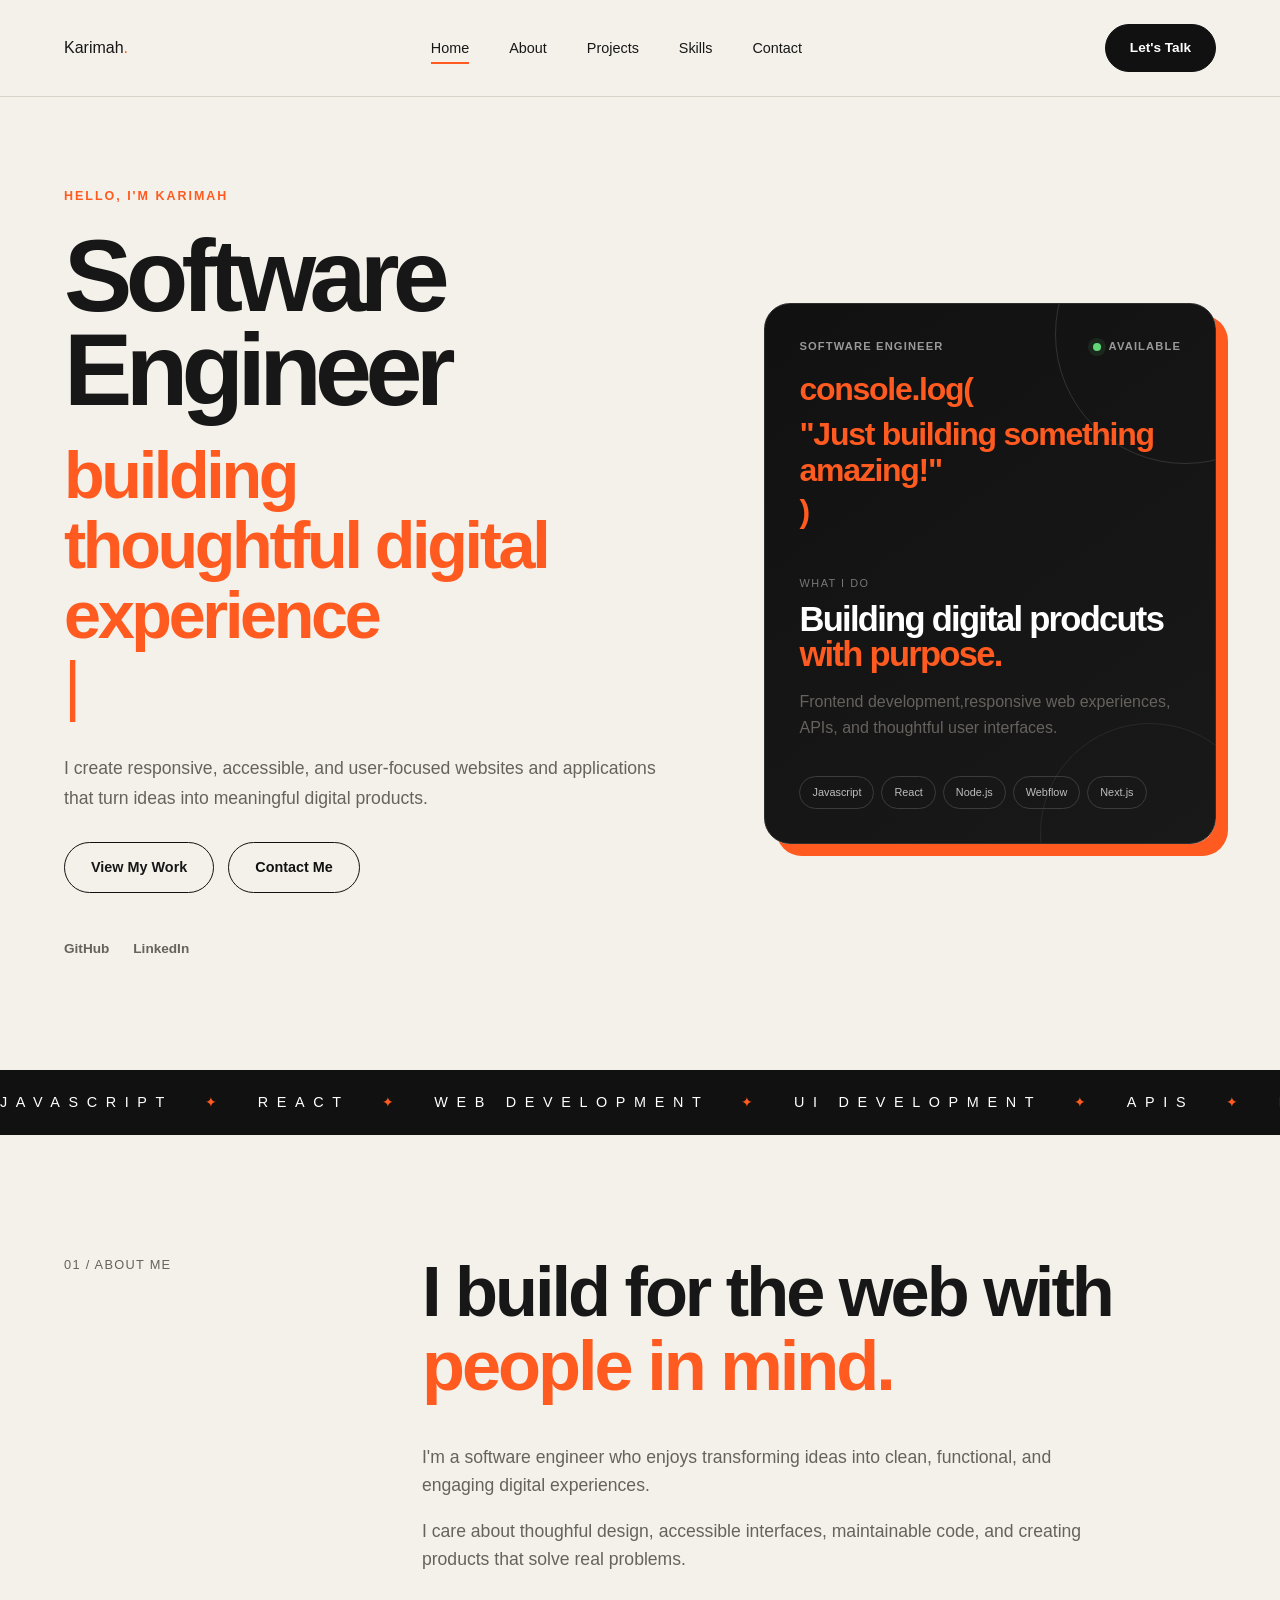
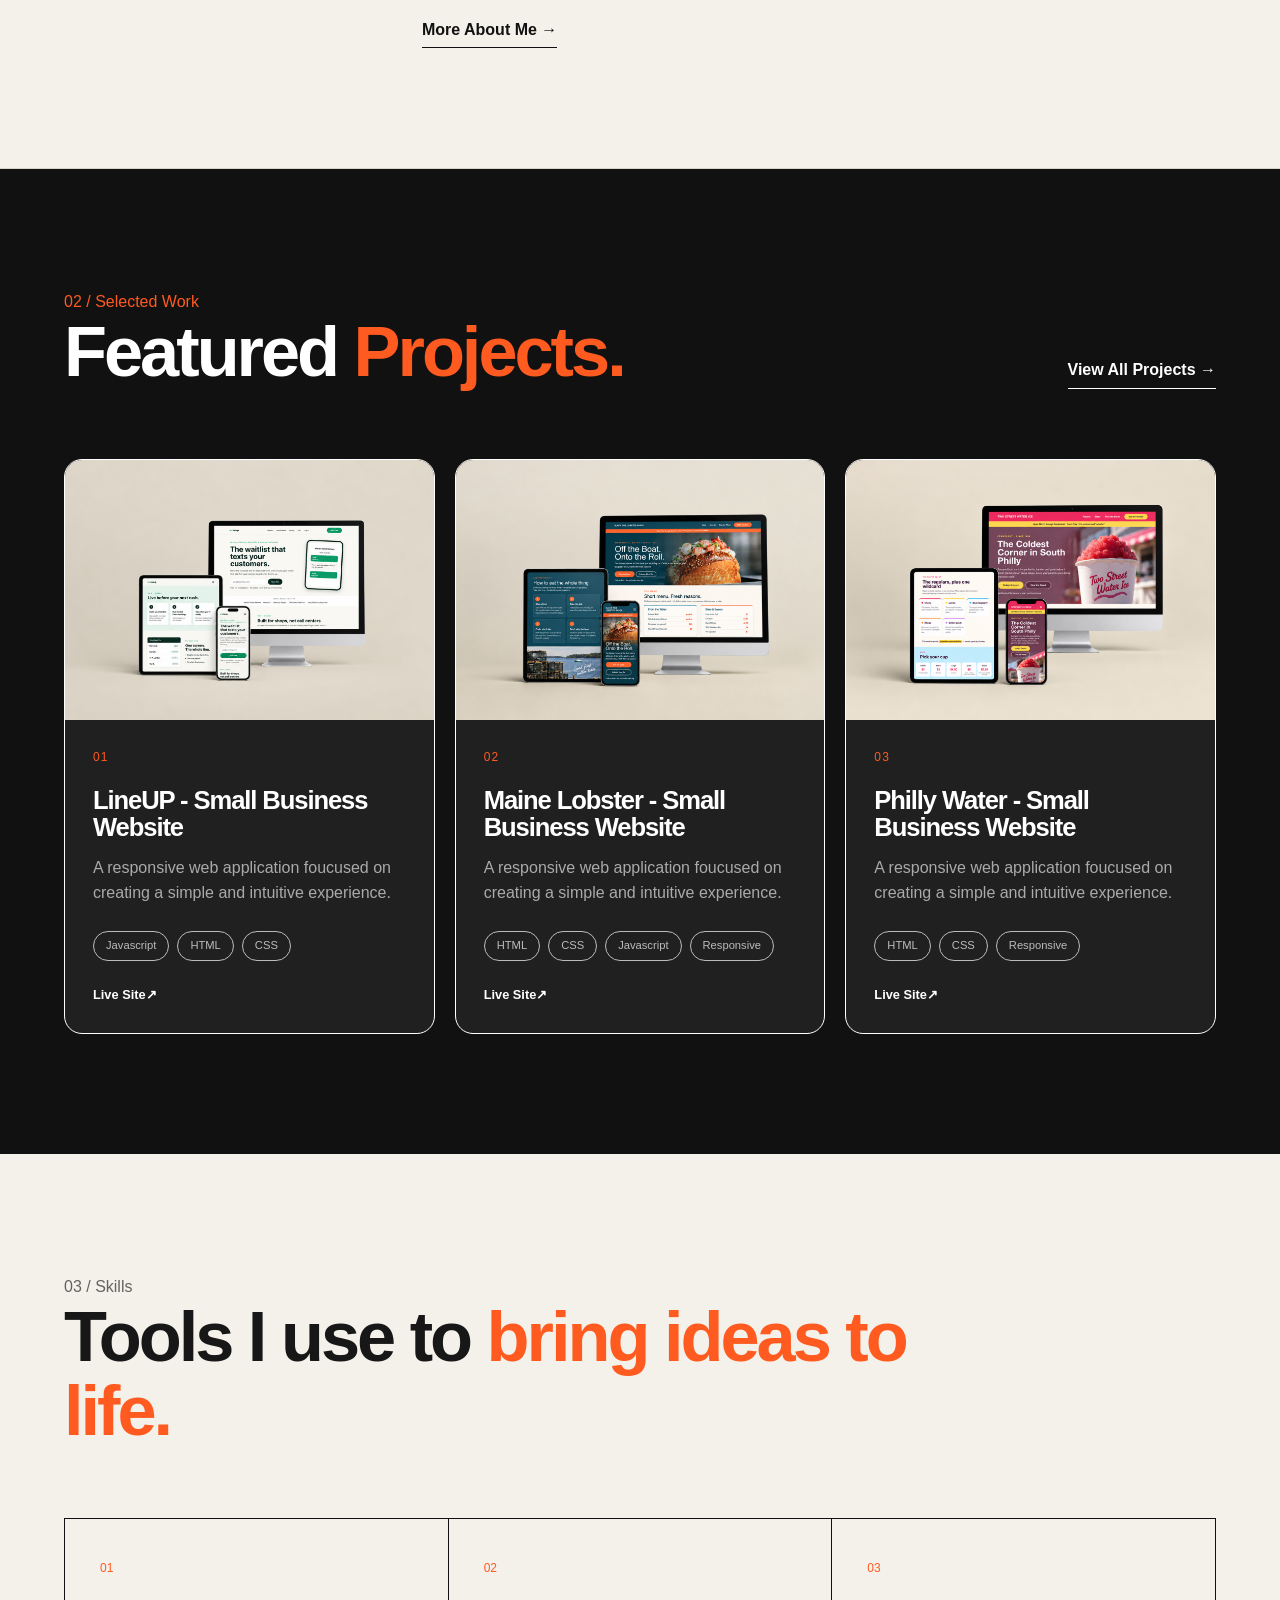
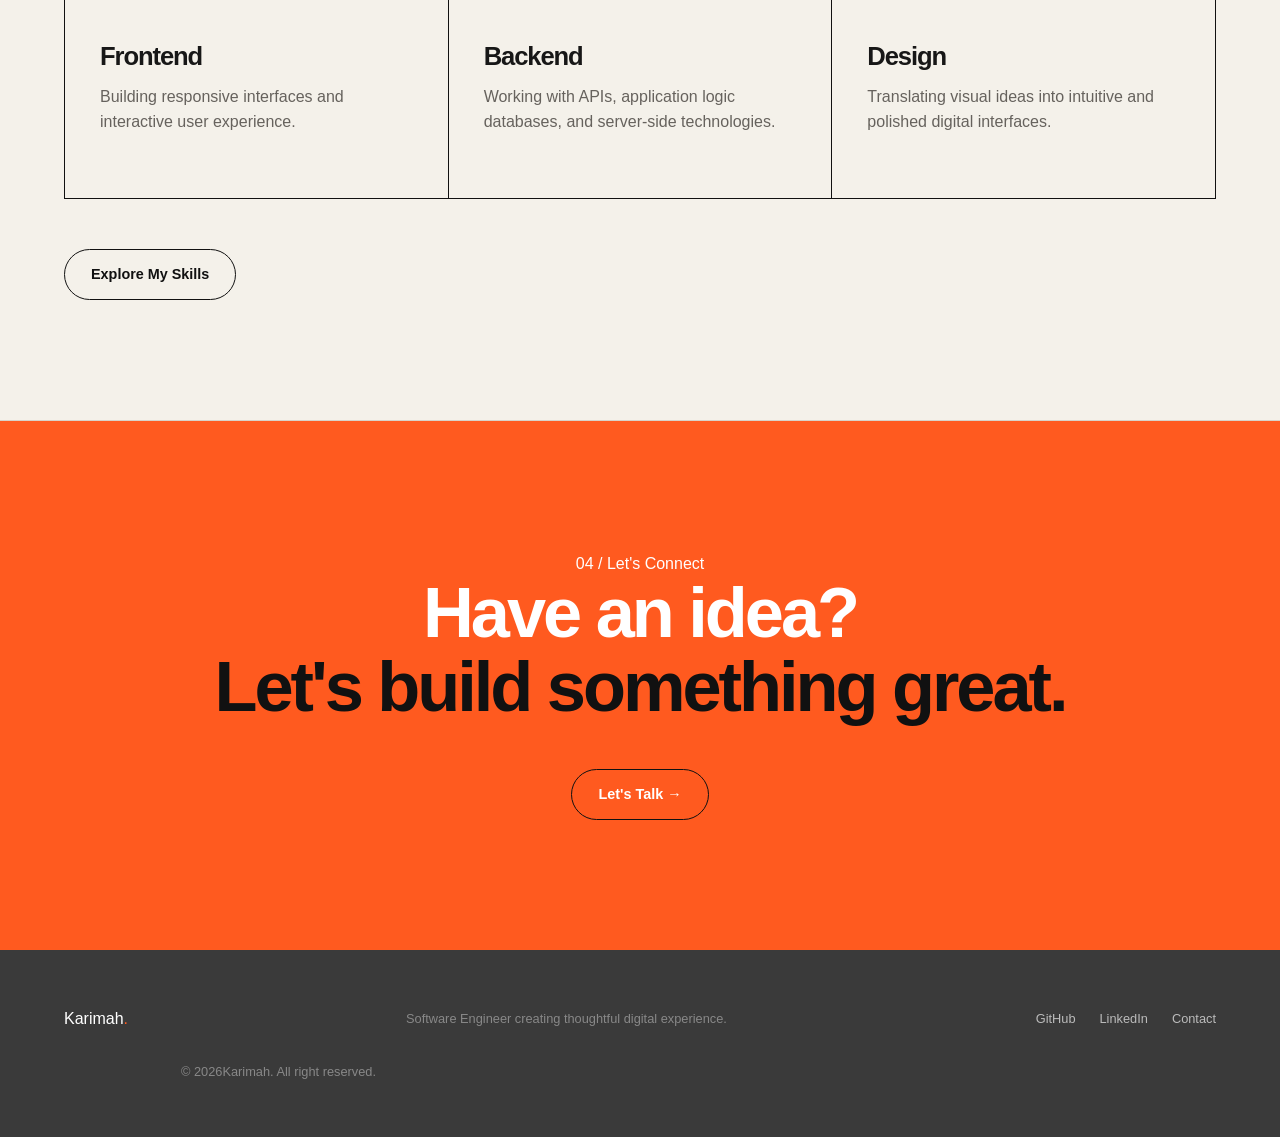
<file: index.html>
<!doctype html>
<html lang="en">
  <head>
    <meta charset="UTF-8" />
    <meta name="viewport" content="width=device-width, initial-scale=1.0" />
    <meta
      name="description"
      content="Karimah is a software engineer creating thoughtful, accessible, and user-focused digital experiences."
    />
    <title>Karimah | Software Engineer</title>
    <link rel="stylesheet" href="css/main.css" />
  </head>
  <body>
    <!-- Header / Navigation  -->
    <header class="site-header">
      <nav class="navbar container">
        <a href="index.html" class="logo"> Karimah<span>.</span> </a>

        <ul class="nav-links">
          <li>
            <a href="index.html" class="active" aria-current="page"> Home </a>
          </li>
          <li><a href="about.html"> About </a></li>
          <li><a href="projects.html"> Projects </a></li>
          <li><a href="skills.html"> Skills </a></li>
          <li><a href="contact.html"> Contact </a></li>
        </ul>
        <a href="contact.html" class="nav-button"> Let's Talk </a>
      </nav>
    </header>

    <main>
      <!-- Hero Section 
         My main content will go here
         -->
      <section class="hero">
        <div class="container hero-grid">
          <div class="hero-content">
            <p class="greeting-content">Hello, I'm Karimah</p>
            <h1>
              Software Engineer
              <span class="hero-accent">
                building <span id="typing-text"></span>
                <span class="typing-cursor">|</span>
              </span>
            </h1>
            <p class="hero-description">
              I create responsive, accessible, and user-focused websites and
              applications that turn ideas into meaningful digital products.
            </p>
            <div class="hero-buttons">
              <a href="projects.html" class="button button-primary">
                View My Work
              </a>
              <a href="contact.html" class="button button-secondary"
                >Contact Me</a
              >
            </div>
            <div class="hero-socials">
              <a href="https://github.com/kb122215" target="_blank">GitHub</a>
              <a
                href="https://www.linkedin.com/in/kareemahbahaadur/"
                target="_blank"
                >LinkedIn</a
              >
            </div>
          </div>
          <div class="hero-visuals">
            <div class="developer-card">
              <div class="developer-card-top">
                <span>Software Engineer</span>
                <div class="availability">
                  <span class="status-dot"></span>
                  <span>Available</span>
                </div>
              </div>

              <div class="developer-symbol">
                <span>console.log(</span>
                <span></span>
                <span>"Just building something amazing!"</span>
                <span>)</span>
              </div>

              <div class="developer-card-content">
                <p class="developer-label">What I do</p>

                <h2>
                  Building digital prodcuts
                  <span>with purpose.</span>
                </h2>

                <p>
                  Frontend development,responsive web experiences, APIs, and
                  thoughtful user interfaces.
                </p>
              </div>

              <div class="developer-tech">
                <span>Javascript</span>
                <span>React</span>
                <span>Node.js</span>
                <span>Webflow</span>
                <span>Next.js</span>
              </div>
            </div>
          </div>
        </div>
      </section>
      <!-- Skills section -->
      <section class="skill-banner">
        <div class="skill-banner-content">
          <span>Javascript</span>
          <span>✦</span>
          <span>React</span>
          <span>✦</span>
          <span>Web Development</span>
          <span>✦</span>
          <span>UI Development</span>
          <span>✦</span>
          <span>APIs</span>
          <span>✦</span>
          <span>Responsive Design</span>
        </div>
      </section>
      <!-- Preview of About section -->
      <section class="home-about section">
        <div class="container home-about-grid">
          <div class="section-label">
            <p>01 / About Me</p>
          </div>
          <div class="home-about-content">
            <h2>I build for the web with <span>people in mind.</span></h2>
            <p>
              I'm a software engineer who enjoys transforming ideas into clean,
              functional, and engaging digital experiences.
            </p>
            <p>
              I care about thoughful design, accessible interfaces, maintainable
              code, and creating products that solve real problems.
            </p>
            <a href="about.html" class="text-link"> More About Me →</a>
          </div>
        </div>
      </section>
      <!-- Featured Projects -->
      <section class="featured-projects section">
        <div class="container">
          <div class="section-heading">
            <div>
              <p class="section-number">02 / Selected Work</p>
              <h2>
                Featured
                <span>Projects.</span>
              </h2>
            </div>
            <a href="projects.html" class="text-link">View All Projects → </a>
          </div>
          <div class="projects-grid">
            <!-- Project 1  -->
            <article class="project-card reveal">
              <div class="project-image">
                <img src="lineupsmb.png" alt="Mockup of website" />
                <div class="image-placeholder"></div>
              </div>
              <div class="project-content">
                <div class="project-number">01</div>

                <h3>LineUP - Small Business Website</h3>
                <p>
                  A responsive web application foucused on creating a simple and
                  intuitive experience.
                </p>
                <div class="project-tags">
                  <span>Javascript</span>
                  <span>HTML</span>
                  <span>CSS</span>
                </div>
                <div class="project-links">
                  <a href="https://lineupsmb.netlify.app/" target="_blank">
                    Live Site↗</a
                  >
                </div>
              </div>
            </article>
            <!-- Project 2 -->
            <article class="project-card reveal">
              <div class="project-image">
                <img src="mainelobstersmb.png" />
                <div class="image-placeholder">Project Preview</div>
              </div>
              <div class="project-content">
                <div class="project-number">02</div>

                <h3>Maine Lobster - Small Business Website</h3>
                <p>
                  A responsive web application foucused on creating a simple and
                  intuitive experience.
                </p>
                <div class="project-tags">
                  <span>HTML</span>
                  <span>CSS</span>
                  <span>Javascript</span>
                  <span>Responsive</span>
                </div>
                <div class="project-links">
                  <a href="https://smbusinessmn.netlify.app/" target="_blank">
                    Live Site↗</a
                  >
                </div>
              </div>
            </article>
            <!-- Project 3 -->
            <article class="project-card reveal">
              <div class="project-image">
                <img src="phillywater.png" />
                <div class="image-placeholder">Project Preview</div>
              </div>
              <div class="project-content">
                <div class="project-number">03</div>

                <h3>Philly Water - Small Business Website</h3>
                <p>
                  A responsive web application foucused on creating a simple and
                  intuitive experience.
                </p>
                <div class="project-tags">
                  <span>HTML</span>
                  <span>CSS</span>
                  <span>Responsive</span>
                </div>
                <div class="project-links">
                  <a href="https://phillywatersmb.netlify.app/" target="_blank">
                    Live Site↗</a
                  >
                </div>
              </div>
            </article>
          </div>
        </div>
      </section>
      <!-- Skills Preview
       (Talking more about the skills I use to create projects) -->
      <section class="home-skills section">
        <div class="container">
          <div class="section-heading">
            <div>
              <p class="section-number">03 / Skills</p>
              <h2>
                Tools I use to
                <span>bring ideas to life. </span>
              </h2>
            </div>
          </div>
          <div class="skill-category-grid">
            <article class="skill-category">
              <span class="category-number">01</span>
              <h3>Frontend</h3>
              <p>
                Building responsive interfaces and interactive user experience.
              </p>
            </article>
            <article class="skill-category">
              <span class="category-number">02</span>
              <h3>Backend</h3>
              <p>
                Working with APIs, application logic databases, and server-side
                technologies.
              </p>
            </article>
            <article class="skill-category">
              <span class="category-number">03</span>
              <h3>Design</h3>
              <p>
                Translating visual ideas into intuitive and polished digital
                interfaces.
              </p>
            </article>
          </div>
          <a href="skills.html" class="button button-secondary"
            >Explore My Skills</a
          >
        </div>
      </section>
      <!-- Contact section  -->
      <section class="contact-section">
        <div class="container">
          <p class="section-number">04 / Let's Connect</p>
          <h2>
            Have an idea?
            <span>Let's build something great.</span>
          </h2>
          <a href="contact.html" class="button button-primary">Let's Talk → </a>
        </div>
      </section>
    </main>
    <!-- Footer  -->
    <footer class="site-footer">
      <div class="container footer-content">
        <a href="index.html" class="logo">Karimah<span>.</span></a>
        <p>Software Engineer creating thoughtful digital experience.</p>
        <div class="footer-links">
          <a href="https://github.com/kb122215">GitHub</a>
          <a href="https://www.linkedin.com/in/kareemahbahaadur/">LinkedIn</a>
          <a href="contact.html">Contact</a>
        </div>
        <p class="copyright">
          © <span class="current-year"></span>Karimah. All right reserved.
        </p>
      </div>
    </footer>
    <script src="js/main.js"></script>
  </body>
</html>
</file>
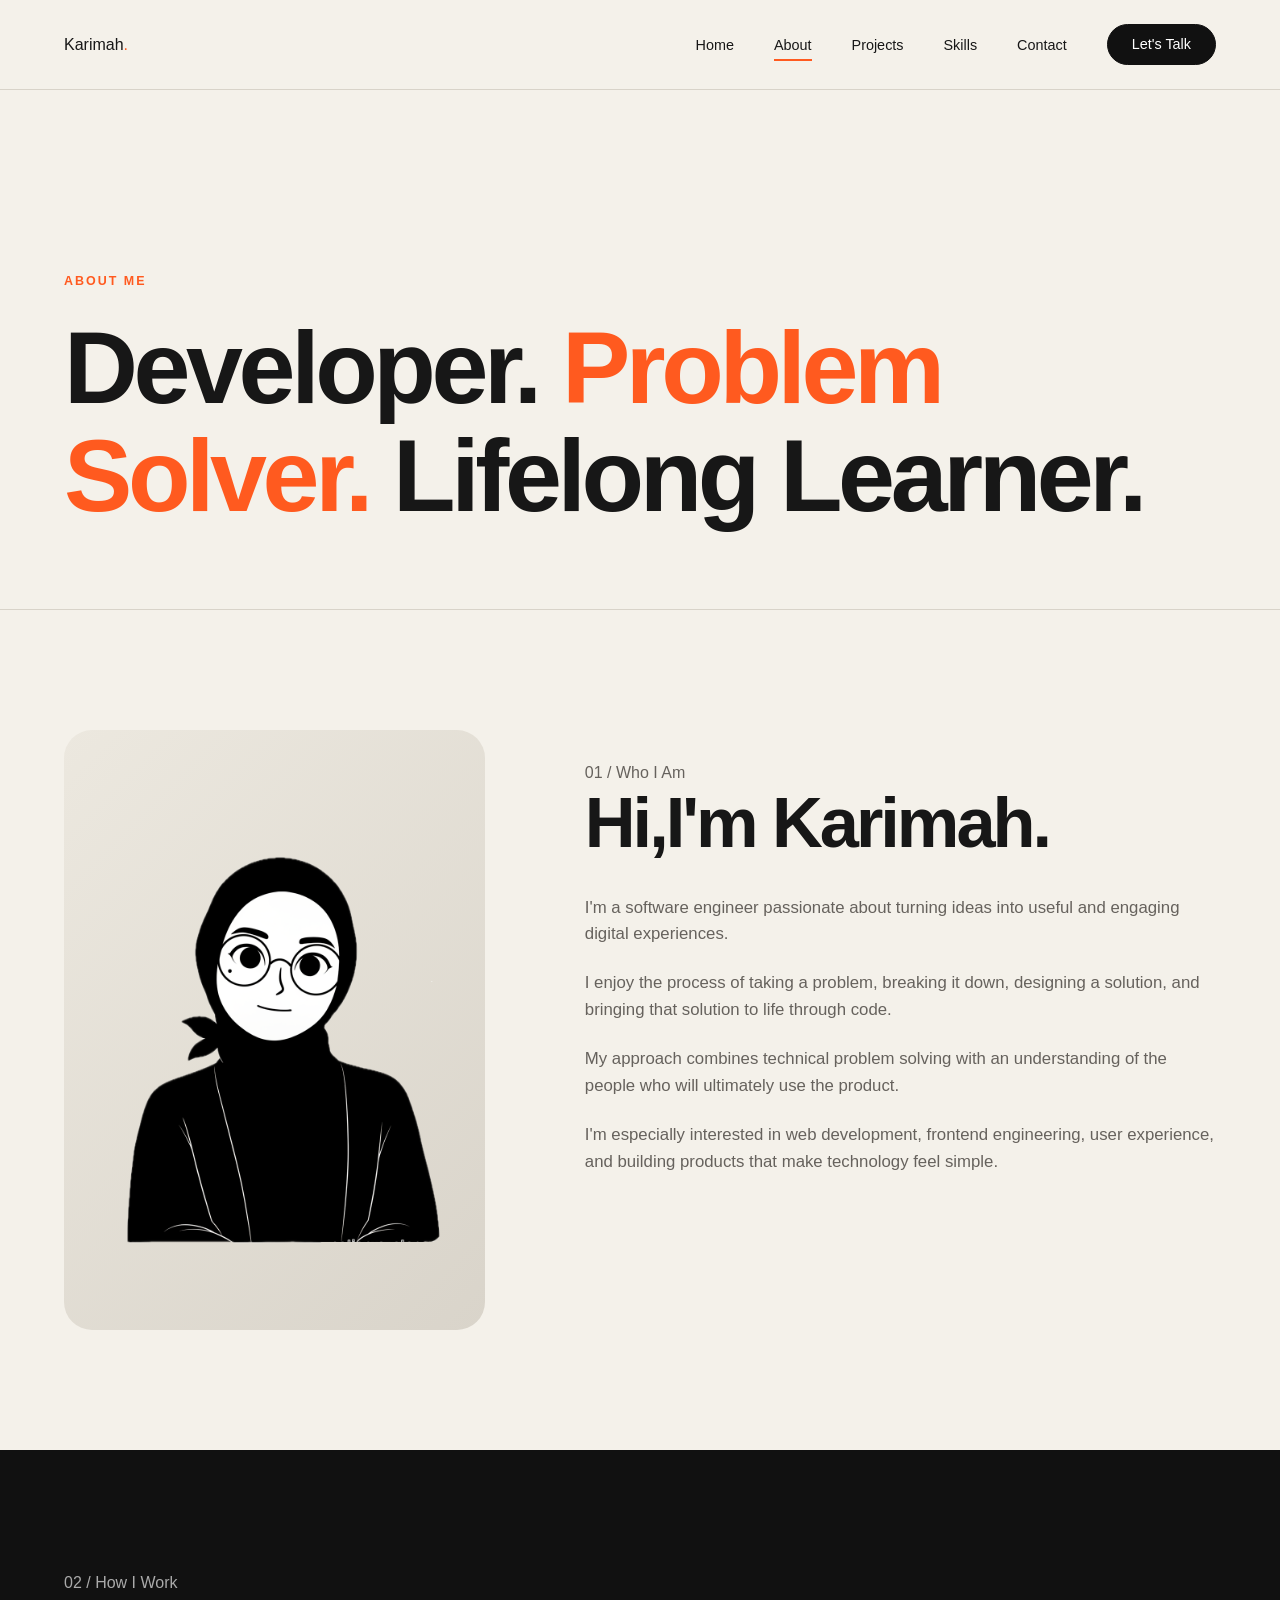
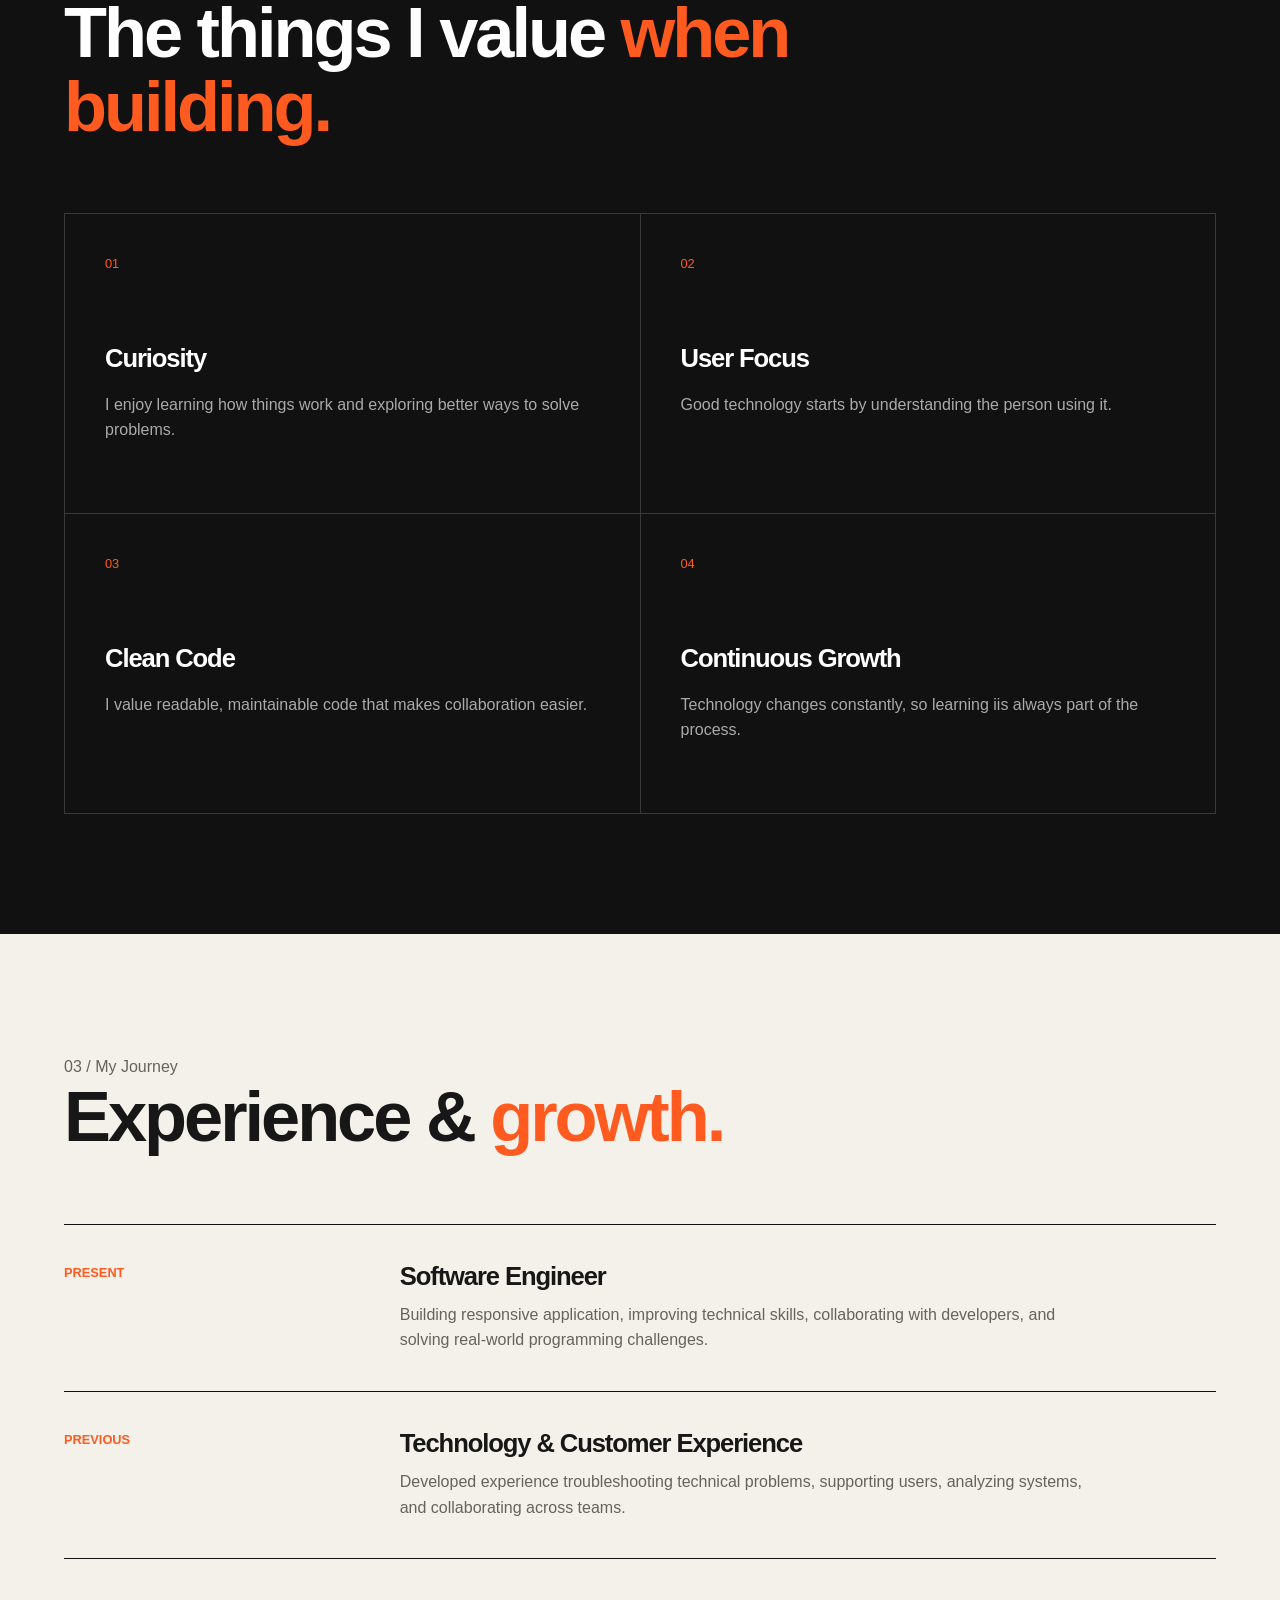
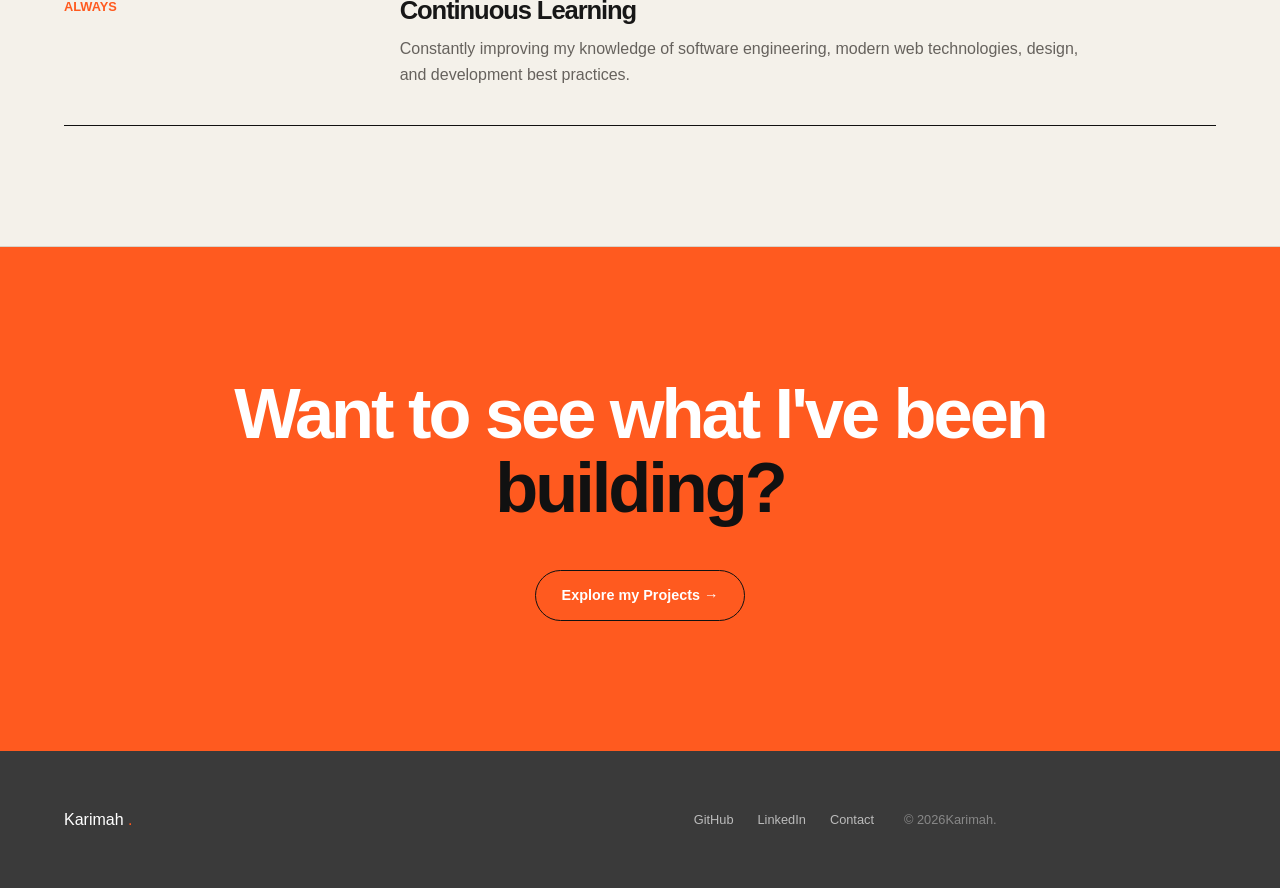
<file: about.html>
<!doctype html>
<html lang="en">
  <head>
    <meta charset="UTF-8" />
    <meta name="viewport" content="width=device-width, initial-scale=1.0" />
    <meta
      name="description"
      content="Karimah is a software engineer creating thoughtful, accessible, and user-focused digital experiences."
    />
    <title>About | Karimah</title>
    <link rel="stylesheet" href="css/main.css" />
  </head>
  <body>
    <!-- Header / Navigation  -->
    <header class="site-header">
      <nav class="navbar container">
        <a href="index.html" class="logo"> Karimah<span>.</span> </a>

        <ul class="nav-links">
          <li>
            <a href="index.html"> Home </a>
          </li>
          <li>
            <a href="about.html" class="active" aria-current="page"> About </a>
          </li>
          <li><a href="projects.html"> Projects </a></li>
          <li><a href="skills.html"> Skills </a></li>
          <li><a href="contact.html"> Contact </a></li>

          <a href="contact.html" class="nav-button"> Let's Talk </a>
        </ul>
      </nav>
    </header>
    <!-- About Hero -->
    <main>
      <section class="page-hero about-hero">
        <div class="container">
          <p class="greeting-content">About Me</p>
          <h1>
            Developer.
            <span>Problem Solver.</span>
            Lifelong Learner.
          </h1>
        </div>
      </section>
      <!-- Intro -->

      <section class="about-intro section">
        <div class="container about-intro-grid">
          <div class="about-photo">
            <div class="image-placeholder">
              <img
                src="notion-avatar-ai-1789755788554.png"
                alt="profile picture avatar"
              />
            </div>
          </div>

          <div class="about-copy">
            <p class="section-number">01 / Who I Am</p>
            <h2>Hi,I'm Karimah.</h2>
            <p>
              I'm a software engineer passionate about turning ideas into useful
              and engaging digital experiences.
            </p>
            <p>
              I enjoy the process of taking a problem, breaking it down,
              designing a solution, and bringing that solution to life through
              code.
            </p>
            <p>
              My approach combines technical problem solving with an
              understanding of the people who will ultimately use the product.
            </p>
            <p>
              I'm especially interested in web development, frontend
              engineering, user experience, and building products that make
              technology feel simple.
            </p>
          </div>
        </div>
      </section>

      <!-- Values -->
      <section class="values section">
        <div class="container">
          <div class="section-heading">
            <div>
              <p class="section-number">02 / How I Work</p>
              <h2>
                The things I value
                <span>when building.</span>
              </h2>
            </div>
          </div>
          <div class="values-grid">
            <article class="value-card">
              <span>01</span>
              <h3>Curiosity</h3>
              <p>
                I enjoy learning how things work and exploring better ways to
                solve problems.
              </p>
            </article>
            <article class="value-card">
              <span>02</span>
              <h3>User Focus</h3>
              <p>
                Good technology starts by understanding the person using it.
              </p>
            </article>
            <article class="value-card">
              <span>03</span>
              <h3>Clean Code</h3>
              <p>
                I value readable, maintainable code that makes collaboration
                easier.
              </p>
            </article>
            <article class="value-card">
              <span>04</span>
              <h3>Continuous Growth</h3>
              <p>
                Technology changes constantly, so learning iis always part of
                the process.
              </p>
            </article>
          </div>
        </div>
      </section>

      <!-- My Journey -->
      <section class="journey section">
        <div class="container">
          <p class="section-number">03 / My Journey</p>
          <h2>Experience & <span>growth.</span></h2>
          <div class="timeline">
            <article class="timeline-item">
              <div class="timeline-date">Present</div>
              <div class="timeline-content">
                <h3>Software Engineer</h3>
                <p>
                  Building responsive application, improving technical skills,
                  collaborating with developers, and solving real-world
                  programming challenges.
                </p>
              </div>
            </article>
            <article class="timeline-item">
              <div class="timeline-date">Previous</div>
              <div class="timeline-content">
                <h3>Technology & Customer Experience</h3>
                <p>
                  Developed experience troubleshooting technical problems,
                  supporting users, analyzing systems, and collaborating across
                  teams.
                </p>
              </div>
            </article>
            <article class="timeline-item">
              <div class="timeline-date">Always</div>
              <div class="timeline-content">
                <h3>Continuous Learning</h3>
                <p>
                  Constantly improving my knowledge of software engineering,
                  modern web technologies, design, and development best
                  practices.
                </p>
              </div>
            </article>
          </div>
        </div>
      </section>
      <!-- Contact -->
      <section class="contact-section">
        <div class="container">
          <h2>Want to see what I've been <span>building?</span></h2>
          <a href="projects.html" class="button button-primary"
            >Explore my Projects →</a
          >
        </div>
      </section>
    </main>
    <footer class="site-footer">
      <div class="container footer-content">
        <a href="index.html" class="logo">Karimah <span>.</span></a>
        <div class="footer-links">
          <a href="https://github.com/kb122215">GitHub</a>
          <a href="https://www.linkedin.com/in/kareemahbahaadur/">LinkedIn</a>
          <a href="contact.html">Contact</a>
        </div>
        <p>© <span class="current-year"></span>Karimah.</p>
      </div>
    </footer>
    <script src="js/main.js"></script>
  </body>
</html>
</file>
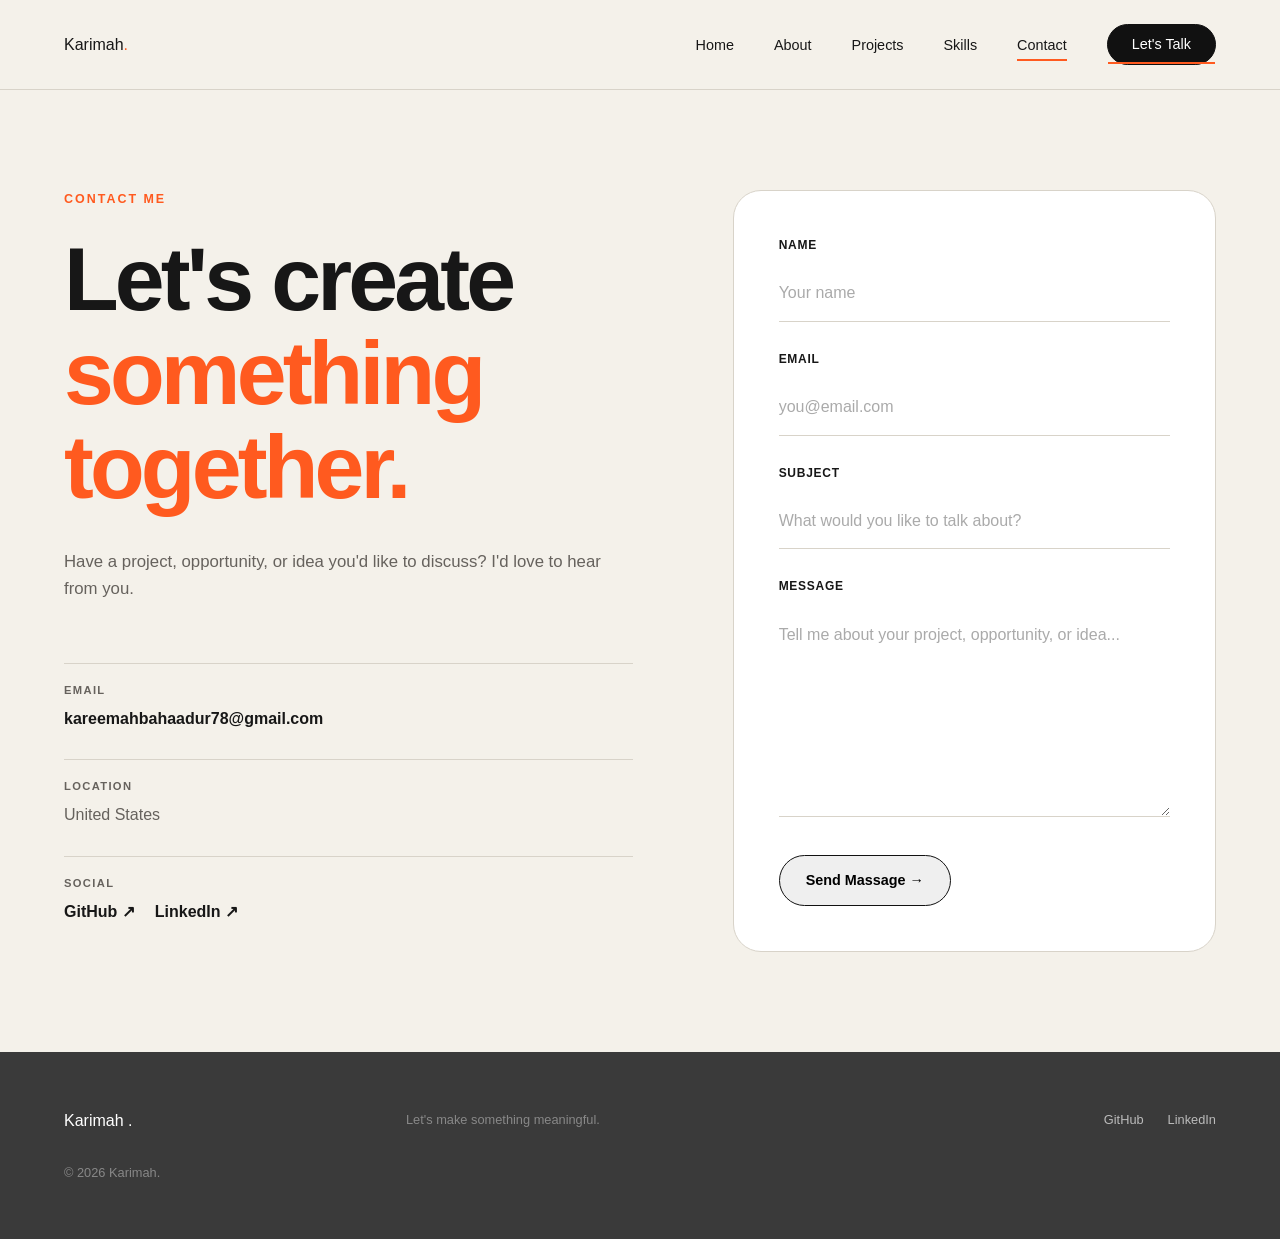
<file: contact.html>
<!doctype html>
<html lang="en">
  <head>
    <meta charset="UTF-8" />
    <meta name="viewport" content="width=device-width, initial-scale=1.0" />
    <meta
      name="description"
      content="Karimah is a software engineer creating thoughtful, accessible, and user-focused digital experiences."
    />
    <title>Contact | Karimah</title>
    <link rel="stylesheet" href="css/main.css" />
  </head>
  <body>
    <!-- Header / Navigation  -->
    <header class="site-header">
      <nav class="navbar container">
        <a href="index.html" class="logo"> Karimah<span>.</span> </a>

        <ul class="nav-links">
          <li>
            <a href="index.html"> Home </a>
          </li>
          <li><a href="about.html"> About </a></li>
          <li><a href="projects.html"> Projects </a></li>
          <li><a href="skills.html"> Skills </a></li>
          <li>
            <a href="contact.html" class="active" aria-current="page">
              Contact
            </a>
          </li>

          <a href="contact.html" class="nav-button"> Let's Talk </a>
        </ul>
      </nav>
    </header>
    <main>
      <section class="contact-page">
        <div class="container contact-grid">
          <!-- Left side -->
          <div class="contact-intro">
            <p class="greeting-content">Contact Me</p>
            <h1>Let's create <span>something together.</span></h1>
            <p>
              Have a project, opportunity, or idea you'd like to discuss? I'd
              love to hear from you.
            </p>
            <div class="contact-details">
              <div class="contact-detail">
                <span>Email</span>
                <a href="mailto:kareemahbahaadur78@gmail.com"
                  >kareemahbahaadur78@gmail.com</a
                >
              </div>
              <div class="contact-detail">
                <span>Location</span>
                <p>United States</p>
              </div>
              <div class="contact-detail">
                <span>Social</span>
                <div class="contact-socials">
                  <a href="https://github.com/kb122215" target="_blank"
                    >GitHub ↗</a
                  >
                  <a
                    href="https://www.linkedin.com/in/kareemahbahaadur/"
                    target="_blank"
                    >LinkedIn ↗</a
                  >
                </div>
              </div>
            </div>
          </div>
          <!-- Contact Form -->
          <div class="contact-form-wrapper">
            <form action="#" method="POST" class="contact-form">
              <div class="form-group">
                <label for="name"> Name </label>
                <input
                  type="text"
                  name="name"
                  placeholder="Your name"
                  required
                />
              </div>
              <div class="form-group">
                <label for="email"> Email </label>
                <input
                  type="email"
                  name="email"
                  id="email"
                  placeholder="you@email.com"
                  required
                />
              </div>
              <div class="form-group">
                <label for="subject"> Subject </label>
                <input
                  type="text"
                  name="subject"
                  id="subject"
                  placeholder="What would you like to talk about?"
                />
              </div>
              <div class="form-group">
                <label for="message"> Message </label>
                <textarea
                  name="message"
                  id="message"
                  rows="7"
                  placeholder="Tell me about your project, opportunity, or idea..."
                  required
                ></textarea>
              </div>
              <button type="submit" class="button button-primary">
                Send Massage →
              </button>
            </form>
          </div>
        </div>
      </section>
    </main>
    <footer class="site-footer">
      <div class="container footer-content">
        <a href="index.html">Karimah <span>.</span></a>
        <p>Let's make something meaningful.</p>
        <div class="footer-links">
          <a href="https://github.com/kb122215">GitHub</a>
          <a href="https://www.linkedin.com/in/kareemahbahaadur/">LinkedIn</a>
        </div>
        <p>© <span class="current-year"></span> Karimah.</p>
      </div>
    </footer>
    <script src="js/main.js"></script>
  </body>
</html>
</file>
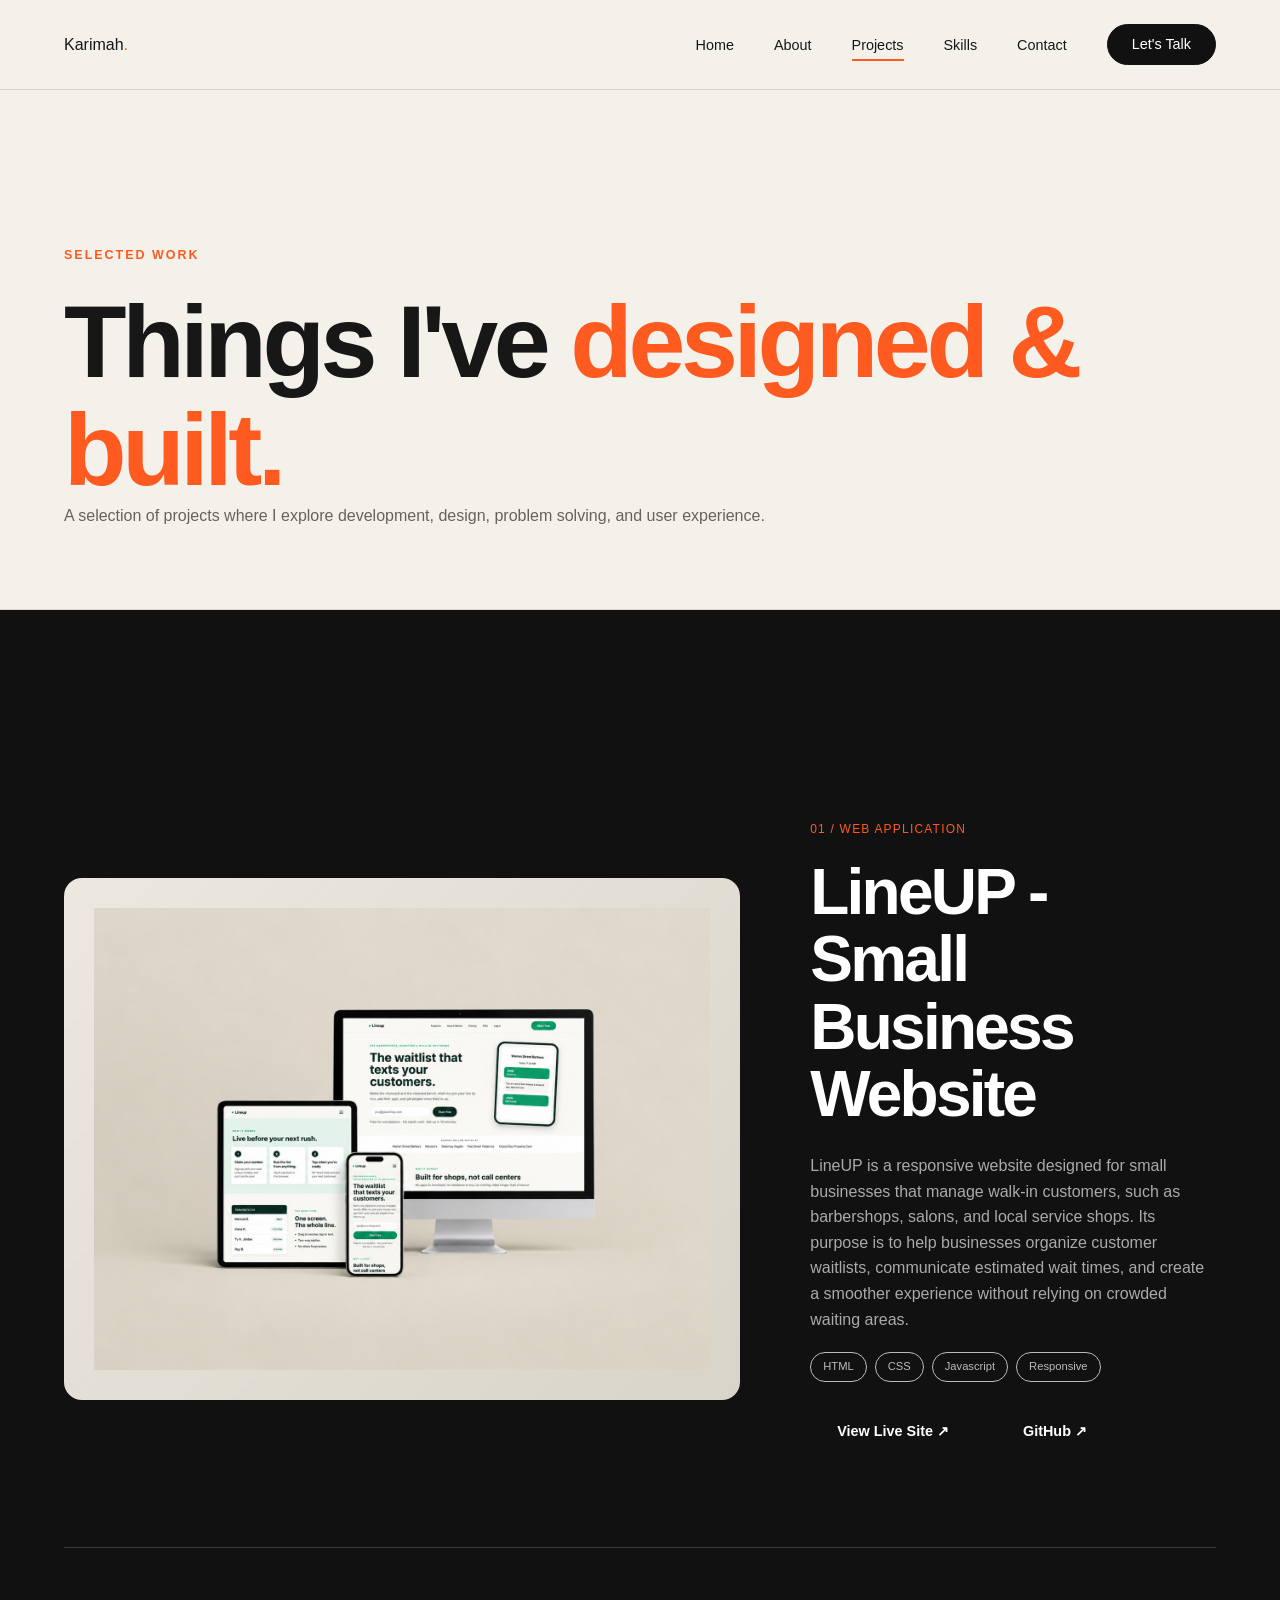
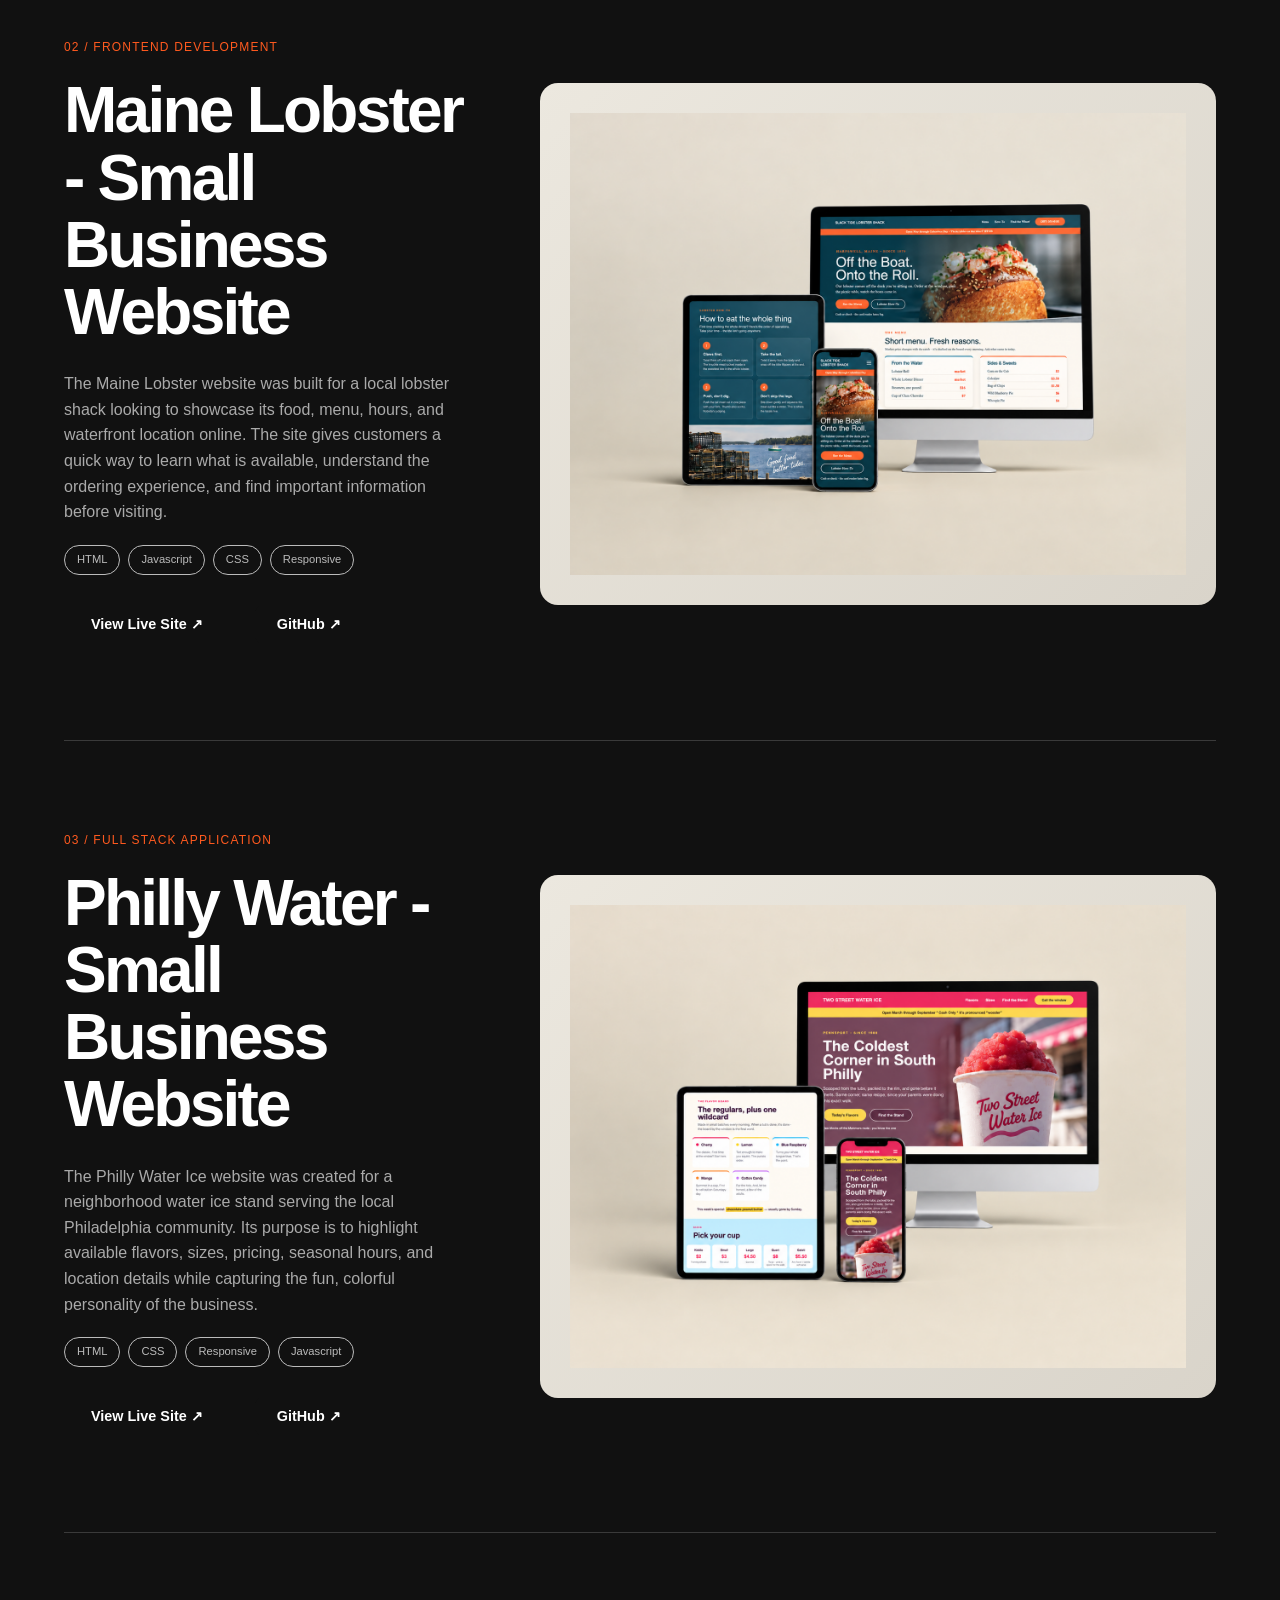
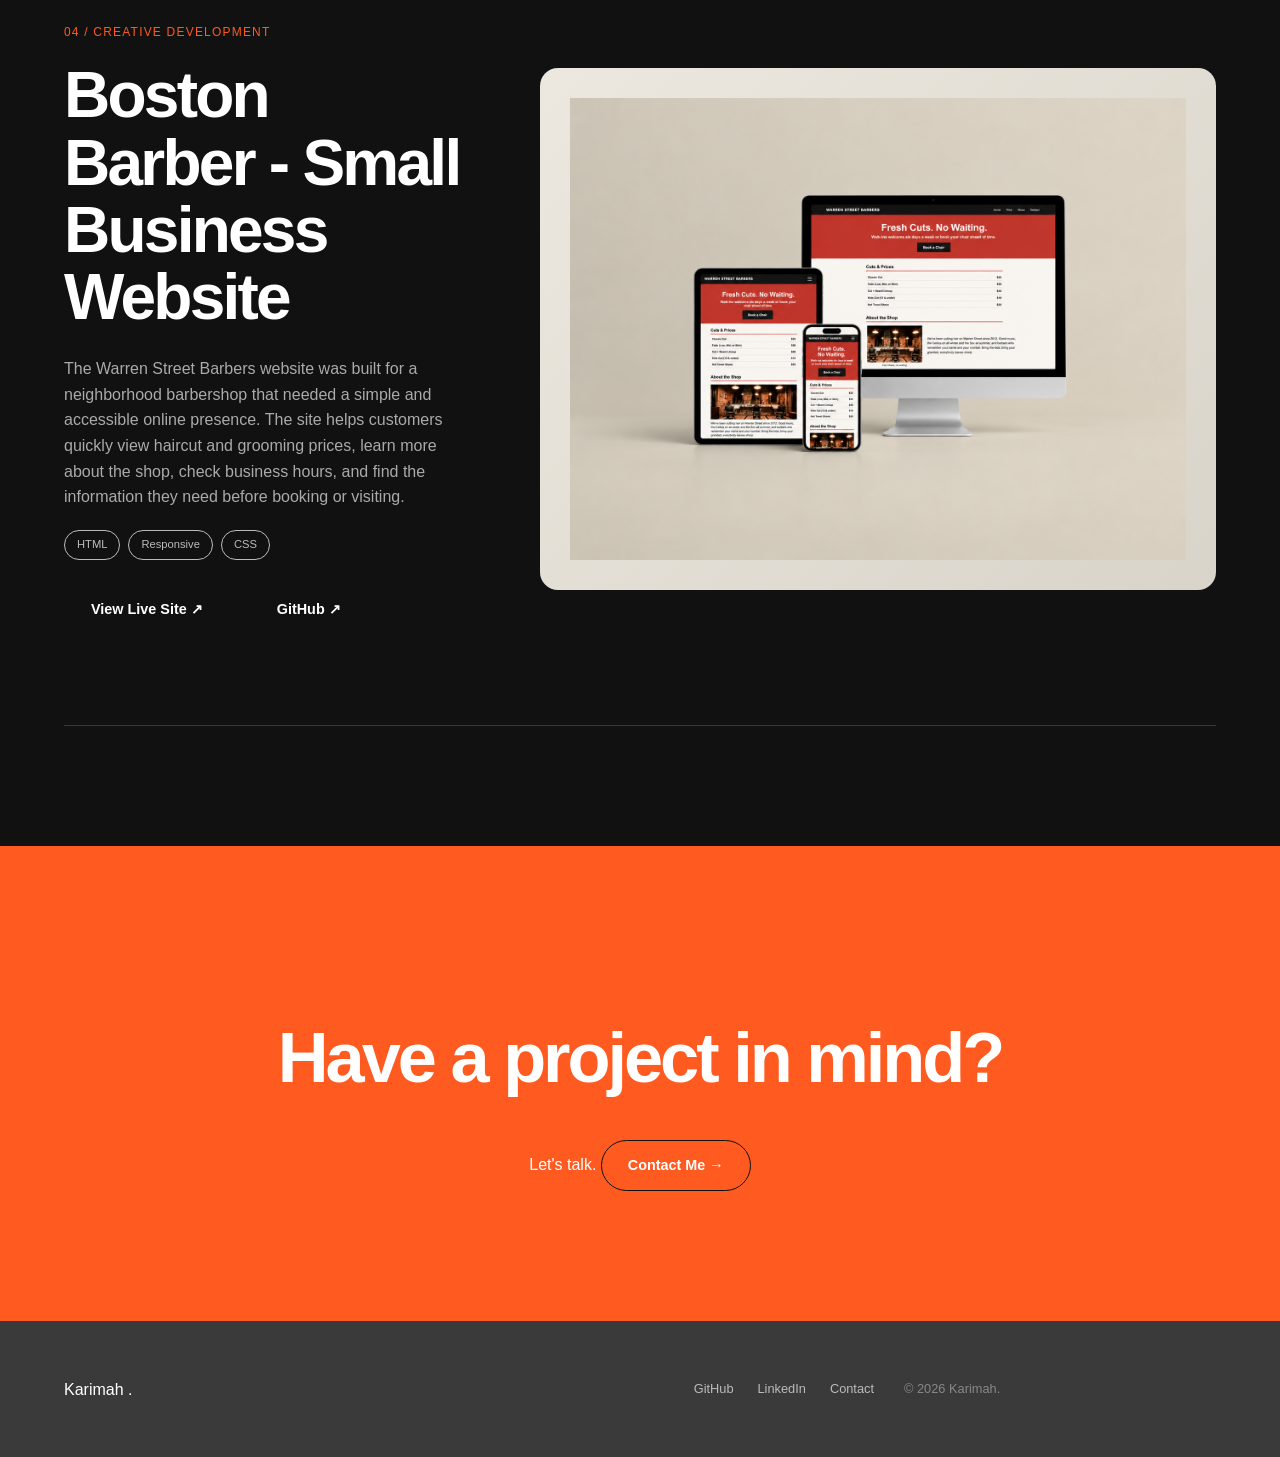
<file: projects.html>
<!doctype html>
<html lang="en">
  <head>
    <meta charset="UTF-8" />
    <meta name="viewport" content="width=device-width, initial-scale=1.0" />
    <meta
      name="description"
      content="Karimah is a software engineer creating thoughtful, accessible, and user-focused digital experiences."
    />
    <title>Projects | Karimah</title>
    <link rel="stylesheet" href="css/main.css" />
  </head>
  <body>
    <!-- Header / Navigation  -->
    <header class="site-header">
      <nav class="navbar container">
        <a href="index.html" class="logo"> Karimah<span>.</span> </a>

        <ul class="nav-links">
          <li>
            <a href="index.html"> Home </a>
          </li>
          <li><a href="about.html"> About </a></li>
          <li>
            <a href="projects.html" class="active" aria-current="page">
              Projects
            </a>
          </li>
          <li><a href="skills.html"> Skills </a></li>
          <li><a href="contact.html"> Contact </a></li>

          <a href="contact.html" class="nav-button"> Let's Talk </a>
        </ul>
      </nav>
    </header>
    <main>
      <!-- Page Hero -->
      <section class="page-hero projects-hero">
        <div class="container">
          <p class="greeting-content">Selected Work</p>
          <h1>Things I've <span>designed & built.</span></h1>
          <p>
            A selection of projects where I explore development, design, problem
            solving, and user experience.
          </p>
        </div>
      </section>

      <!-- Projects Lists -->

      <section class="projects-page section">
        <div class="container">
          <!-- Project 01 -->
          <article class="large-project-card">
            <div class="large-project-image">
              <div class="image-placeholder">
                <img src="lineupsmb.png" alt="website mockup" />
              </div>
            </div>

            <div class="large-project-content">
              <p class="project-number">01 / Web Application</p>
              <h2>LineUP - Small Business Website</h2>
              <p>
                LineUP is a responsive website designed for small businesses
                that manage walk-in customers, such as barbershops, salons, and
                local service shops. Its purpose is to help businesses organize
                customer waitlists, communicate estimated wait times, and create
                a smoother experience without relying on crowded waiting areas.
              </p>
              <div class="project-tags">
                <span>HTML</span>
                <span>CSS</span>
                <span>Javascript</span>
                <span>Responsive</span>
              </div>
              <div class="project-links">
                <a
                  href="https://lineupsmb.netlify.app/"
                  class="button button-primary"
                  target="_blank"
                  >View Live Site ↗</a
                >
                <a
                  href="https://github.com/kb122215/lineup_SMB"
                  class="button button-primary"
                  target="_blank"
                  >GitHub ↗</a
                >
              </div>
            </div>
          </article>
          <!-- Project 02 -->
          <article class="large-project-card reverse">
            <div class="large-project-image">
              <div class="image-placeholder">
                <img src="mainelobstersmb.png" alt="website mockup" />
              </div>
            </div>

            <div class="large-project-content">
              <p class="project-number">02 / Frontend Development</p>
              <h2>Maine Lobster - Small Business Website</h2>
              <p>
                The Maine Lobster website was built for a local lobster shack
                looking to showcase its food, menu, hours, and waterfront
                location online. The site gives customers a quick way to learn
                what is available, understand the ordering experience, and find
                important information before visiting.
              </p>
              <div class="project-tags">
                <span>HTML</span>
                <span>Javascript</span>
                <span>CSS</span>
                <span>Responsive</span>
              </div>
              <div class="project-links">
                <a
                  href="https://smbusinessmn.netlify.app/"
                  class="button button-primary"
                  target="_blank"
                  >View Live Site ↗</a
                >
                <a
                  href="https://github.com/kb122215/Maine-Lobester_SMB"
                  class="button button-primary"
                  >GitHub ↗</a
                >
              </div>
            </div>
          </article>
          <!-- Project 03 -->

          <article class="large-project-card reverse">
            <div class="large-project-image">
              <div class="image-placeholder">
                <img src="phillywater.png" alt="website mockup" />
              </div>
            </div>

            <div class="large-project-content">
              <p class="project-number">03 / Full Stack Application</p>
              <h2>Philly Water - Small Business Website</h2>
              <p>
                The Philly Water Ice website was created for a neighborhood
                water ice stand serving the local Philadelphia community. Its
                purpose is to highlight available flavors, sizes, pricing,
                seasonal hours, and location details while capturing the fun,
                colorful personality of the business.
              </p>
              <div class="project-tags">
                <span>HTML</span>
                <span>CSS</span>
                <span>Responsive</span>
                <span>Javascript</span>
              </div>
              <div class="project-links">
                <a
                  href="https://phillywatersmb.netlify.app/"
                  class="button button-primary"
                  target="_blank"
                  >View Live Site ↗</a
                >
                <a
                  href="https://github.com/kb122215/phillywater"
                  class="button button-primary"
                  target="_blank"
                  >GitHub ↗</a
                >
              </div>
            </div>
          </article>
          <!-- Project 04 -->
          <article class="large-project-card reverse">
            <div class="large-project-image">
              <div class="image-placeholder">
                <img src="barbershopsmb.png" alt="Website mockup" />
              </div>
            </div>

            <div class="large-project-content">
              <p class="project-number">04 / Creative Development</p>
              <h2>Boston Barber - Small Business Website</h2>
              <p>
                The Warren Street Barbers website was built for a neighborhood
                barbershop that needed a simple and accessible online presence.
                The site helps customers quickly view haircut and grooming
                prices, learn more about the shop, check business hours, and
                find the information they need before booking or visiting.
              </p>
              <div class="project-tags">
                <span>HTML</span>
                <span>Responsive</span>
                <span>CSS</span>
              </div>
              <div class="project-links">
                <a
                  href="https://bostonbarbersmb.netlify.app/"
                  class="button button-primary"
                  target="_blank"
                  >View Live Site ↗</a
                >
                <a
                  href="https://github.com/kb122215/boston-barber"
                  class="button button-primary"
                  target="_blank"
                  >GitHub ↗</a
                >
              </div>
            </div>
          </article>
        </div>
      </section>

      <!-- Contact section  -->
      <section class="contact-section">
        <div class="container">
          <h2>
            <h2>Have a project in mind?</h2>
            <span>Let's talk.</span>
          </h2>
          <a href="contact.html" class="button button-primary">Contact Me → </a>
        </div>
      </section>
    </main>
    <footer class="site-footer">
      <div class="container footer-content">
        <a href="index.html">Karimah <span>.</span></a>
        <div class="footer-links">
          <a href="https://github.com/kb122215" target="_blank">GitHub</a>
          <a
            href="https://www.linkedin.com/in/kareemahbahaadur/"
            target="_blank"
            >LinkedIn</a
          >
          <a href="contact.html">Contact</a>
        </div>
        <p>© <span class="current-year"></span> Karimah.</p>
      </div>
    </footer>
    <script src="js/main.js"></script>
  </body>
</html>
</file>
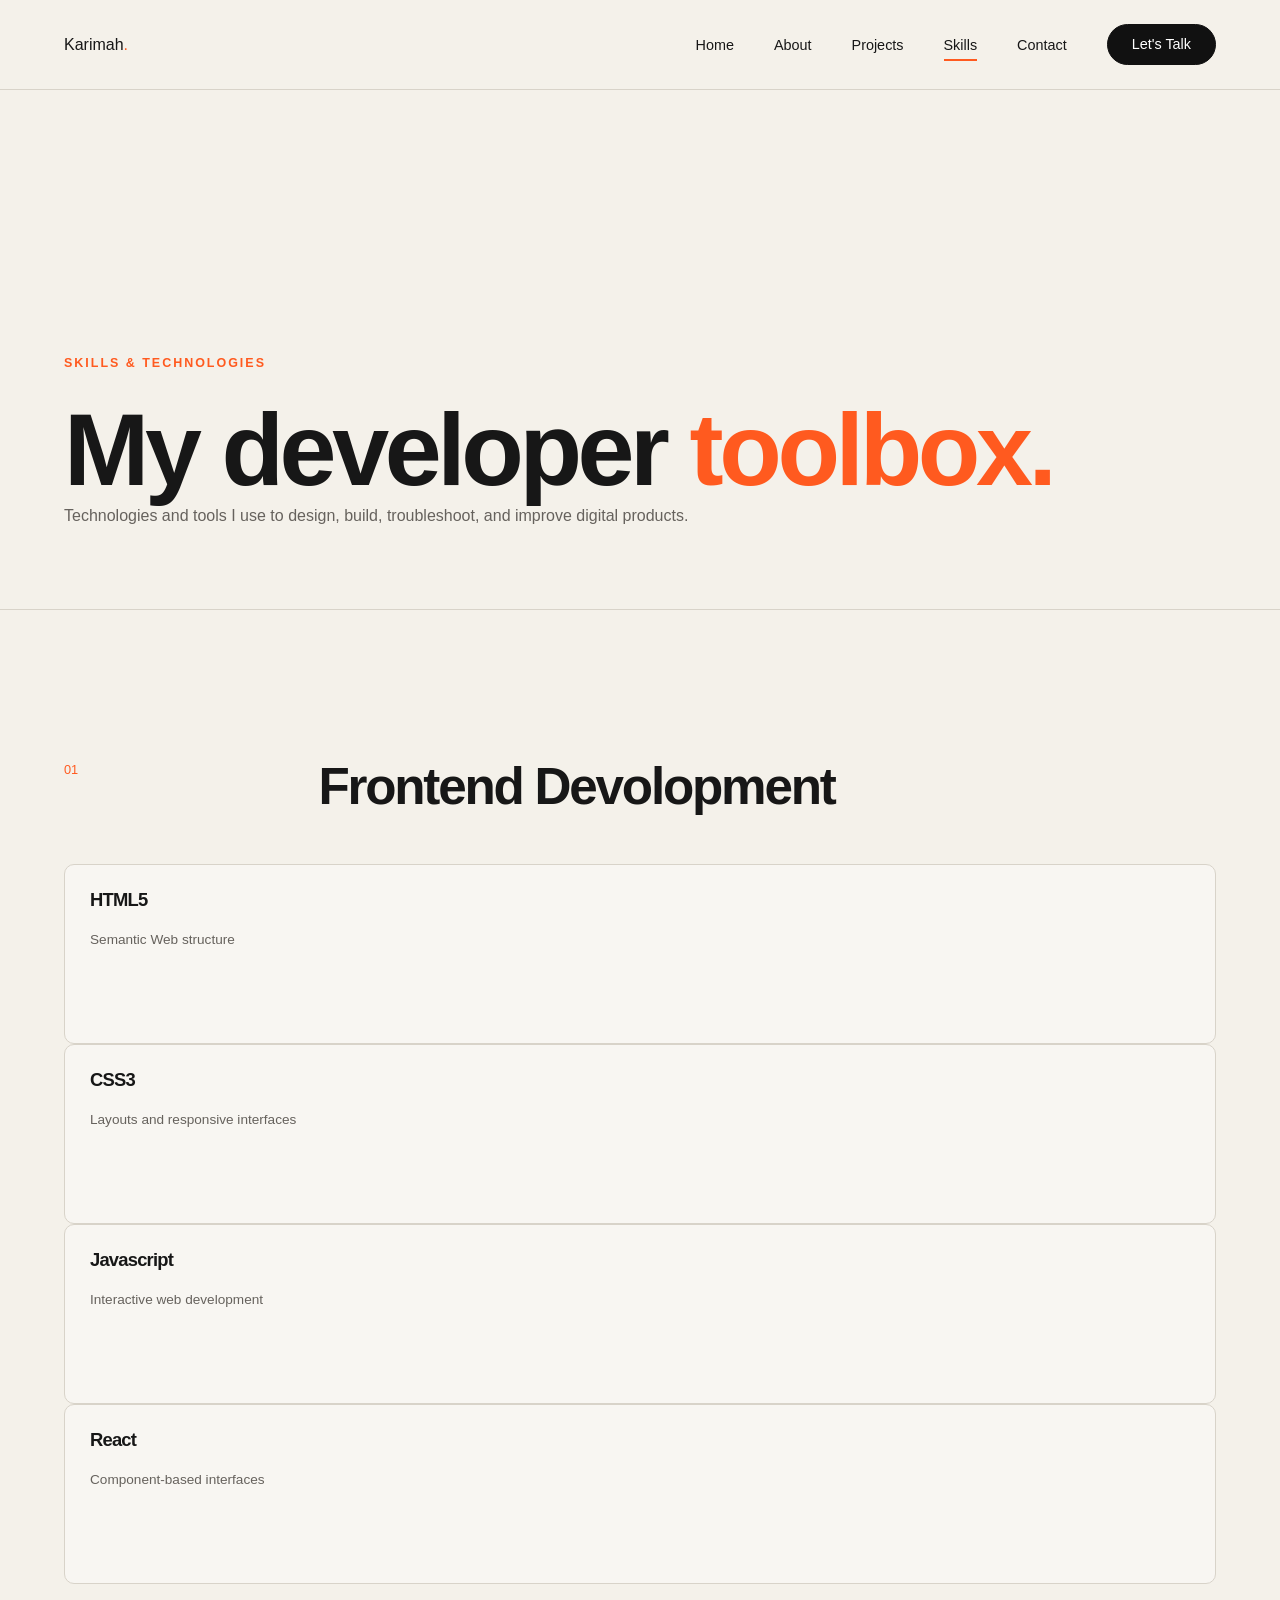
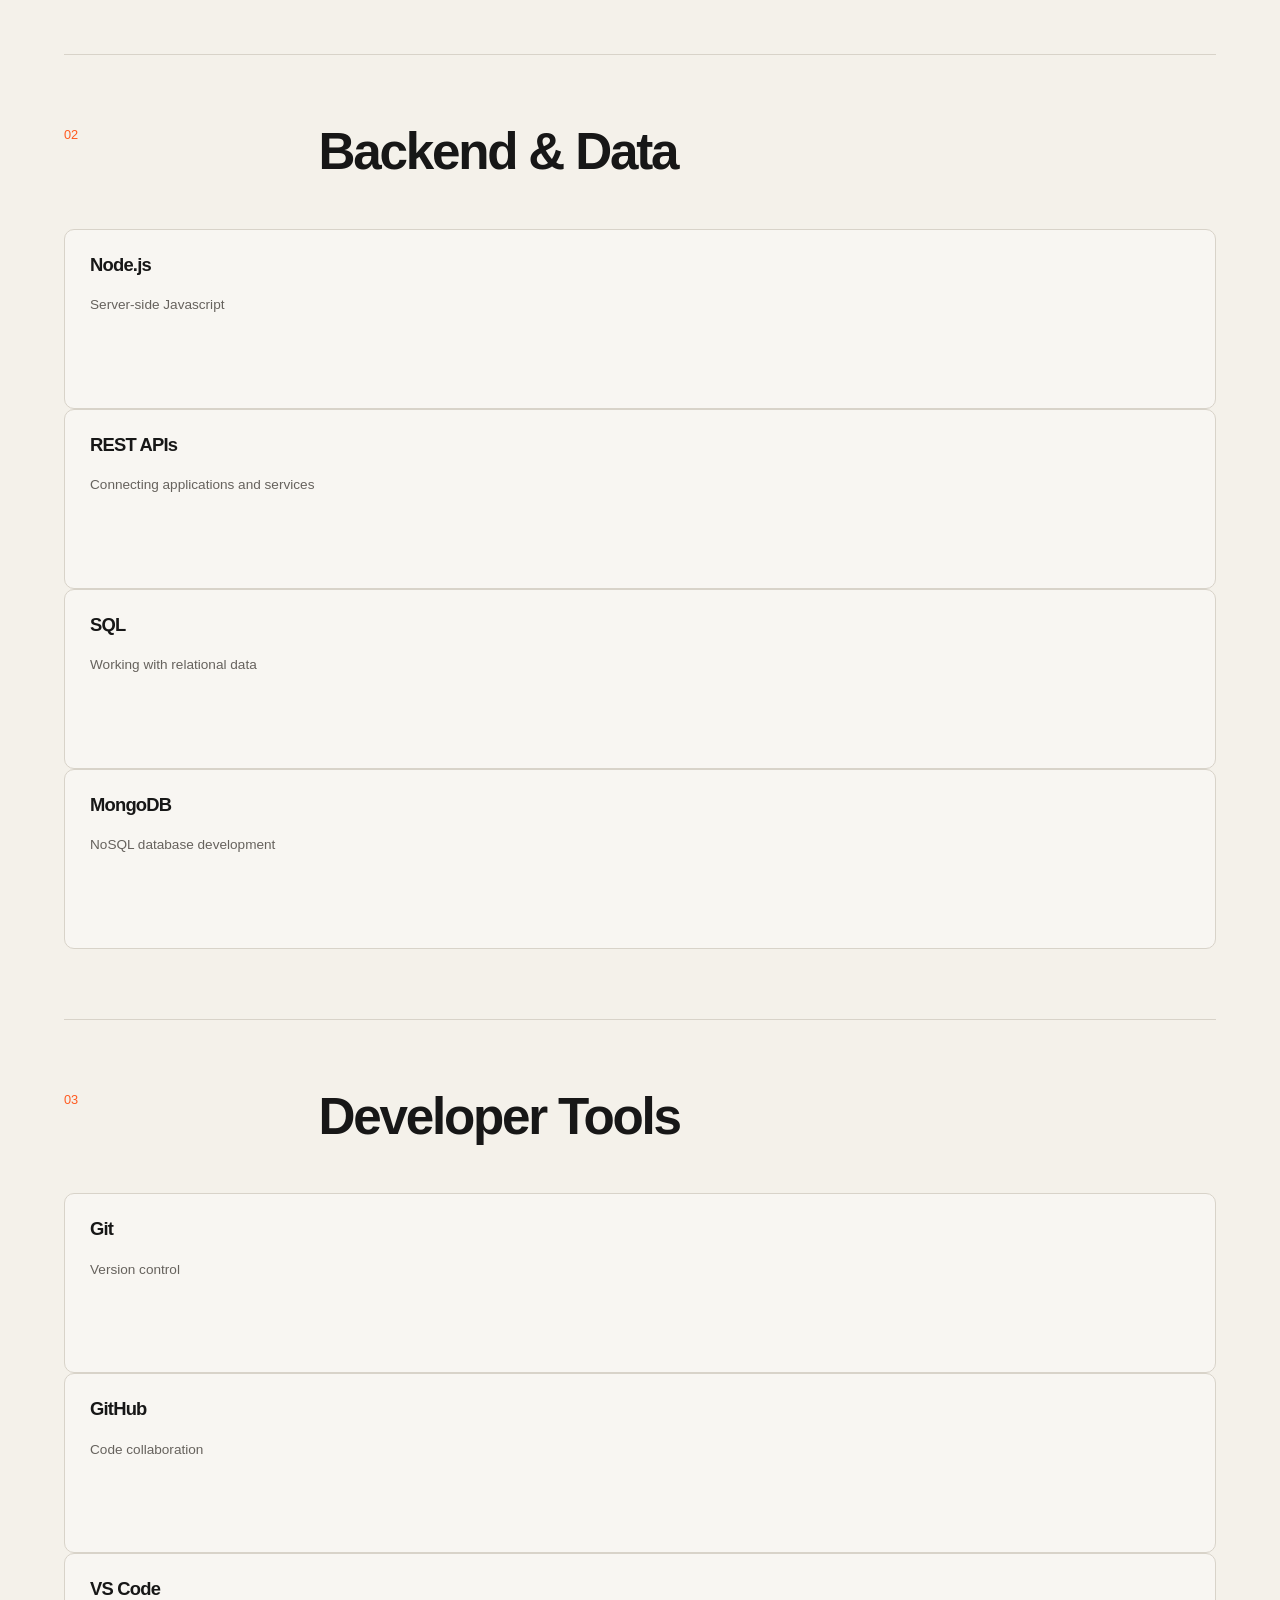
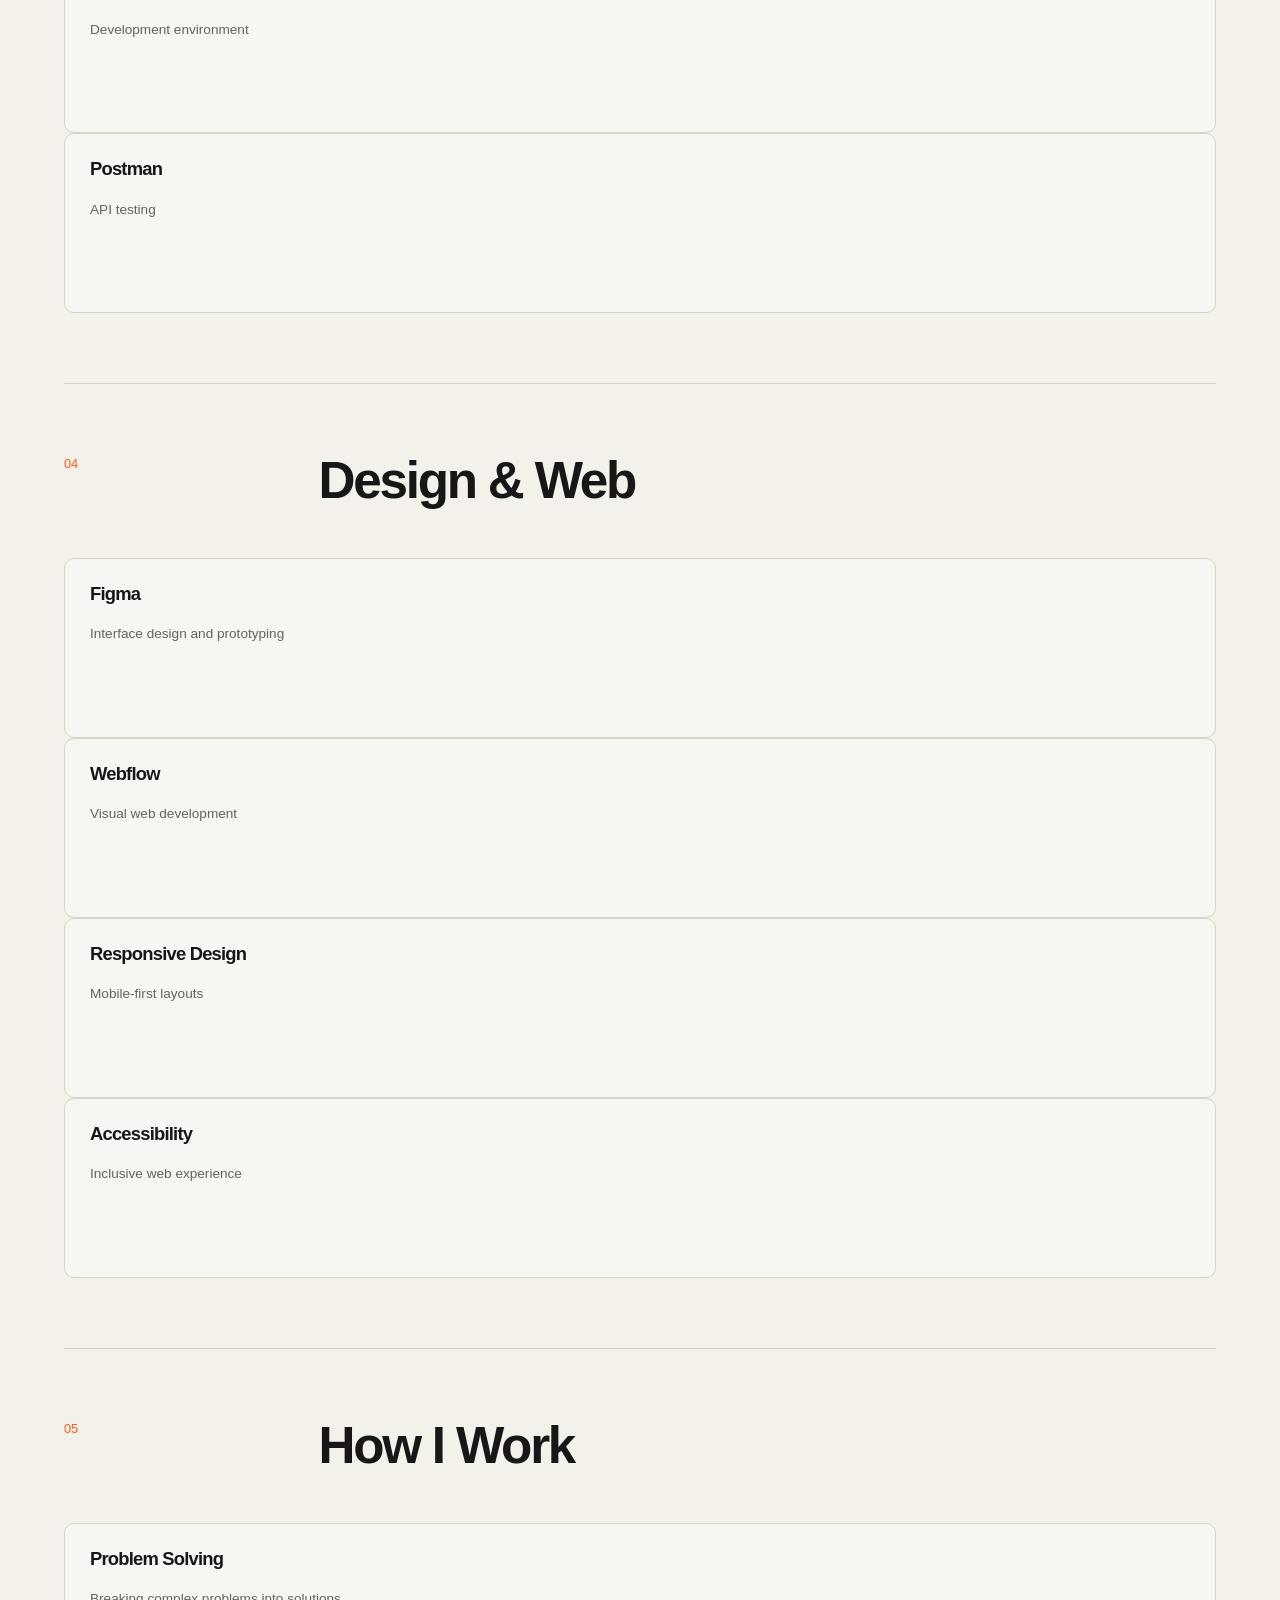
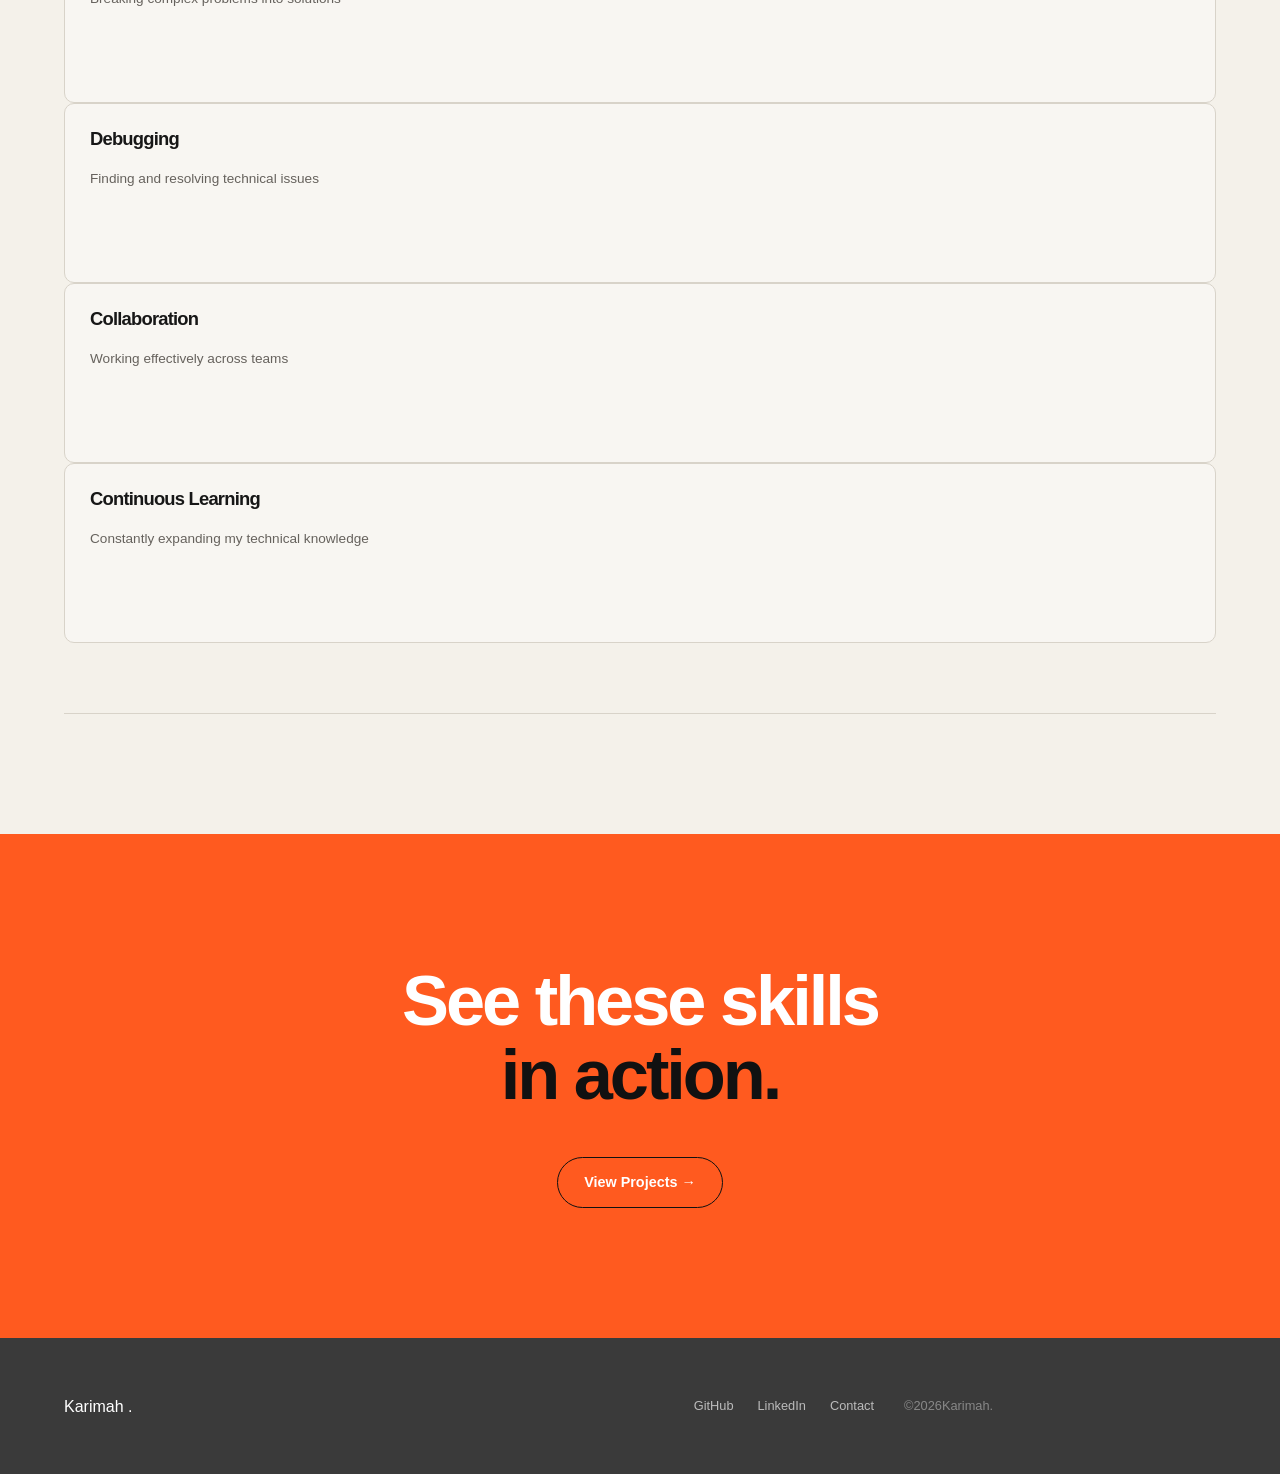
<file: skills.html>
<!doctype html>
<html lang="en">
  <head>
    <meta charset="UTF-8" />
    <meta name="viewport" content="width=device-width, initial-scale=1.0" />
    <meta
      name="description"
      content="Karimah is a software engineer creating thoughtful, accessible, and user-focused digital experiences."
    />
    <title>Skills | Karimah</title>
    <link rel="stylesheet" href="css/main.css" />
  </head>
  <body>
    <!-- Header / Navigation  -->
    <header class="site-header">
      <nav class="navbar container">
        <a href="index.html" class="logo"> Karimah<span>.</span> </a>

        <ul class="nav-links">
          <li>
            <a href="index.html"> Home </a>
          </li>
          <li><a href="about.html"> About </a></li>
          <li><a href="projects.html"> Projects </a></li>
          <li>
            <a href="skills.html" class="active" aria-current="page">
              Skills
            </a>
          </li>
          <li><a href="contact.html"> Contact </a></li>

          <a href="contact.html" class="nav-button"> Let's Talk </a>
        </ul>
      </nav>
    </header>
    <main>
      <!-- Hero section -->
      <section class="page-hero skills-hero">
        <div class="container">
          <p class="greeting-content">Skills & Technologies</p>
          <h1>My developer <span>toolbox.</span></h1>
          <p>
            Technologies and tools I use to design, build, troubleshoot, and
            improve digital products.
          </p>
        </div>
      </section>
      <!-- Skills -->
      <section class="skills-section section">
        <div class="container">
          <!-- Frontend Skills  -->
          <article class="skills-category">
            <div class="skills-category-heading">
              <span>01</span>
              <h2>Frontend Devolopment</h2>
            </div>
            <div class="skills-grid">
              <div class="skill-card reveal">
                <h3>HTML5</h3>
                <p>Semantic Web structure</p>
              </div>
              <div class="skill-card reveal">
                <h3>CSS3</h3>
                <p>Layouts and responsive interfaces</p>
              </div>
              <div class="skill-card reveal">
                <h3>Javascript</h3>
                <p>Interactive web development</p>
              </div>
              <div class="skill-card reveal">
                <h3>React</h3>
                <p>Component-based interfaces</p>
              </div>
            </div>
          </article>
          <!-- Backend -->
          <article class="skills-category">
            <div class="skills-category-heading">
              <span>02</span>
              <h2>Backend & Data</h2>
            </div>
            <div class="skills-grid">
              <div class="skill-card reveal">
                <h3>Node.js</h3>
                <p>Server-side Javascript</p>
              </div>
              <div class="skill-card reveal">
                <h3>REST APIs</h3>
                <p>Connecting applications and services</p>
              </div>
              <div class="skill-card reveal">
                <h3>SQL</h3>
                <p>Working with relational data</p>
              </div>
              <div class="skill-card reveal">
                <h3>MongoDB</h3>
                <p>NoSQL database development</p>
              </div>
            </div>
          </article>
          <!-- Tools -->
          <article class="skills-category">
            <div class="skills-category-heading">
              <span>03</span>
              <h2>Developer Tools</h2>
            </div>
            <div class="skills-grid">
              <div class="skill-card reveal">
                <h3>Git</h3>
                <p>Version control</p>
              </div>
              <div class="skill-card reveal">
                <h3>GitHub</h3>
                <p>Code collaboration</p>
              </div>
              <div class="skill-card reveal">
                <h3>VS Code</h3>
                <p>Development environment</p>
              </div>
              <div class="skill-card reveal">
                <h3>Postman</h3>
                <p>API testing</p>
              </div>
            </div>
          </article>
          <!-- Design -->
          <article class="skills-category">
            <div class="skills-category-heading">
              <span>04</span>
              <h2>Design & Web</h2>
            </div>
            <div class="skills-grid">
              <div class="skill-card reveal">
                <h3>Figma</h3>
                <p>Interface design and prototyping</p>
              </div>
              <div class="skill-card reveal">
                <h3>Webflow</h3>
                <p>Visual web development</p>
              </div>
              <div class="skill-card reveal">
                <h3>Responsive Design</h3>
                <p>Mobile-first layouts</p>
              </div>
              <div class="skill-card reveal">
                <h3>Accessibility</h3>
                <p>Inclusive web experience</p>
              </div>
            </div>
          </article>
          <!-- Professional skills -->
          <article class="skills-category">
            <div class="skills-category-heading">
              <span>05</span>
              <h2>How I Work</h2>
            </div>
            <div class="skills-grid">
              <div class="skill-card reveal">
                <h3>Problem Solving</h3>
                <p>Breaking complex problems into solutions</p>
              </div>
              <div class="skill-card reveal">
                <h3>Debugging</h3>
                <p>Finding and resolving technical issues</p>
              </div>
              <div class="skill-card reveal">
                <h3>Collaboration</h3>
                <p>Working effectively across teams</p>
              </div>
              <div class="skill-card reveal">
                <h3>Continuous Learning</h3>
                <p>Constantly expanding my technical knowledge</p>
              </div>
            </div>
          </article>
        </div>
      </section>
      <section class="contact-section">
        <div class="container">
          <h2>
            See these skills
            <span>in action.</span>
          </h2>
          <a href="projects.html" class="button button-primary"
            >View Projects →
          </a>
        </div>
      </section>
    </main>
    <footer class="site-footer">
      <div class="container footer-content">
        <a href="index.html">Karimah <span>.</span></a>
        <div class="footer-links">
          <a href="https://github.com/kb122215">GitHub</a>
          <a href="https://www.linkedin.com/in/kareemahbahaadur/">LinkedIn</a>
          <a href="contact.html">Contact</a>
        </div>
        <p>©<span class="current-year"></span>Karimah.</p>
      </div>
    </footer>
    <script src="js/main.js"></script>
  </body>
</html>
</file>
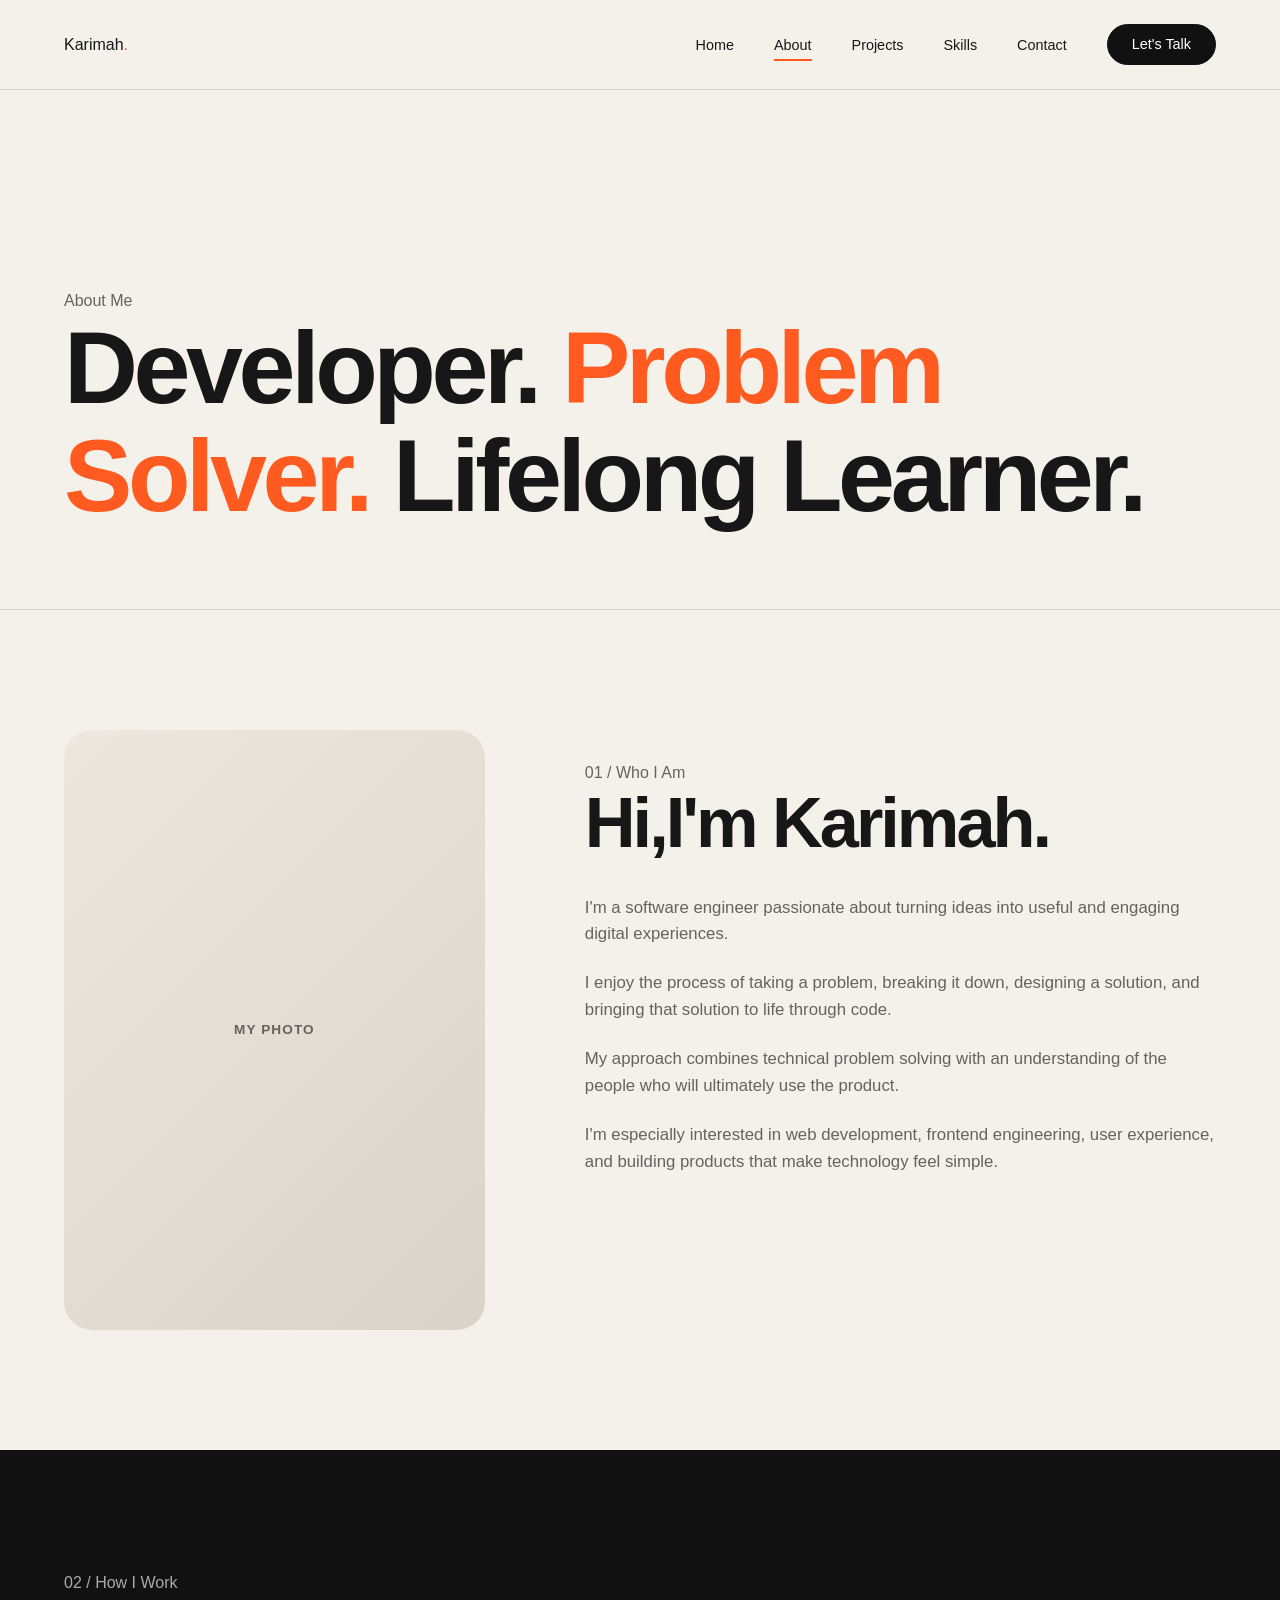
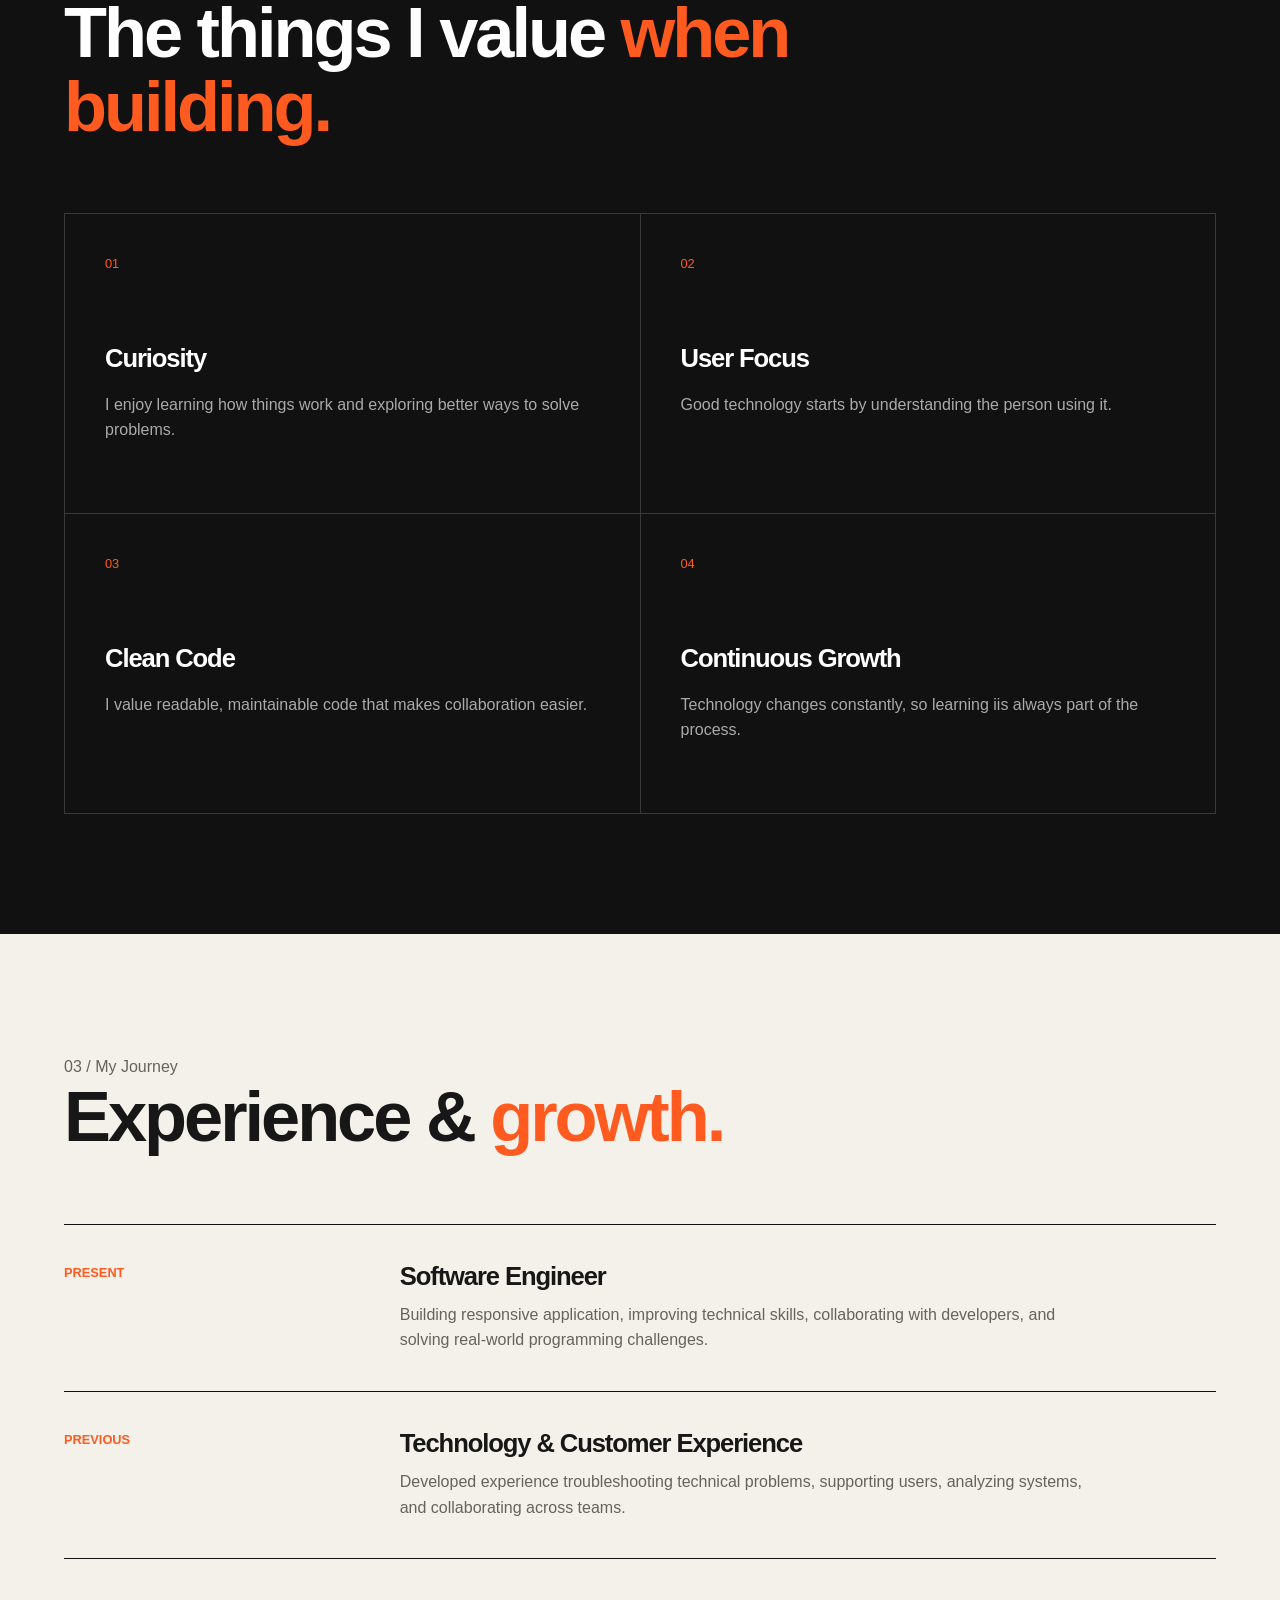
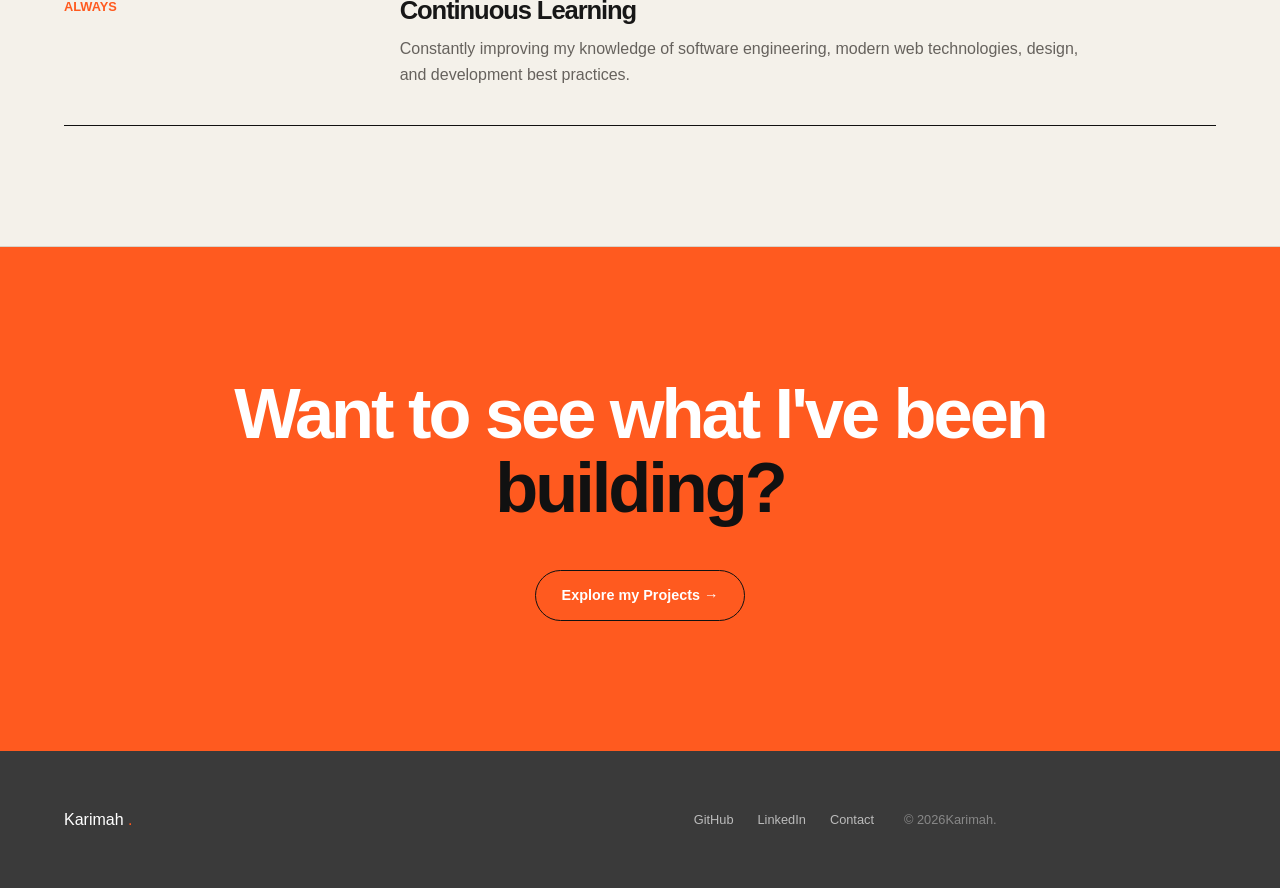
<file: Portfolio /about.html>
<!doctype html>
<html lang="en">
  <head>
    <meta charset="UTF-8" />
    <meta name="viewport" content="width=device-width, initial-scale=1.0" />
    <meta
      name="description"
      content="Karimah is a software engineer creating thoughtful, accessible, and user-focused digital experiences."
    />
    <title>About | Karimah</title>
    <link rel="stylesheet" href="css/main.css" />
  </head>
  <body>
    <!-- Header / Navigation  -->
    <header class="site-header">
      <nav class="navbar container">
        <a href="index.html" class="logo"> Karimah<span>.</span> </a>

        <ul class="nav-links">
          <li>
            <a href="index.html"> Home </a>
          </li>
          <li>
            <a href="about.html" class="active" aria-current="page"> About </a>
          </li>
          <li><a href="projects.html"> Projects </a></li>
          <li><a href="skills.html"> Skills </a></li>
          <li><a href="contact.html"> Contact </a></li>

          <a href="contact.html" class="nav-button"> Let's Talk </a>
        </ul>
      </nav>
    </header>
    <!-- About Hero -->
    <main>
      <section class="page-hero about-hero">
        <div class="container">
          <p class="greeting-content">About Me</p>
          <h1>
            Developer.
            <span>Problem Solver.</span>
            Lifelong Learner.
          </h1>
        </div>
      </section>
      <!-- Intro -->

      <section class="about-intro section">
        <div class="container about-intro-grid">
          <div class="about-photo">
            <div class="image-placeholder">My photo</div>
          </div>

          <div class="about-copy">
            <p class="section-number">01 / Who I Am</p>
            <h2>Hi,I'm Karimah.</h2>
            <p>
              I'm a software engineer passionate about turning ideas into useful
              and engaging digital experiences.
            </p>
            <p>
              I enjoy the process of taking a problem, breaking it down,
              designing a solution, and bringing that solution to life through
              code.
            </p>
            <p>
              My approach combines technical problem solving with an
              understanding of the people who will ultimately use the product.
            </p>
            <p>
              I'm especially interested in web development, frontend
              engineering, user experience, and building products that make
              technology feel simple.
            </p>
          </div>
        </div>
      </section>

      <!-- Values -->
      <section class="values section">
        <div class="container">
          <div class="section-heading">
            <div>
              <p class="section-number">02 / How I Work</p>
              <h2>
                The things I value
                <span>when building.</span>
              </h2>
            </div>
          </div>
          <div class="values-grid">
            <article class="value-card">
              <span>01</span>
              <h3>Curiosity</h3>
              <p>
                I enjoy learning how things work and exploring better ways to
                solve problems.
              </p>
            </article>
            <article class="value-card">
              <span>02</span>
              <h3>User Focus</h3>
              <p>
                Good technology starts by understanding the person using it.
              </p>
            </article>
            <article class="value-card">
              <span>03</span>
              <h3>Clean Code</h3>
              <p>
                I value readable, maintainable code that makes collaboration
                easier.
              </p>
            </article>
            <article class="value-card">
              <span>04</span>
              <h3>Continuous Growth</h3>
              <p>
                Technology changes constantly, so learning iis always part of
                the process.
              </p>
            </article>
          </div>
        </div>
      </section>

      <!-- My Journey -->
      <section class="journey section">
        <div class="container">
          <p class="section-number">03 / My Journey</p>
          <h2>Experience & <span>growth.</span></h2>
          <div class="timeline">
            <article class="timeline-item">
              <div class="timeline-date">Present</div>
              <div class="timeline-content">
                <h3>Software Engineer</h3>
                <p>
                  Building responsive application, improving technical skills,
                  collaborating with developers, and solving real-world
                  programming challenges.
                </p>
              </div>
            </article>
            <article class="timeline-item">
              <div class="timeline-date">Previous</div>
              <div class="timeline-content">
                <h3>Technology & Customer Experience</h3>
                <p>
                  Developed experience troubleshooting technical problems,
                  supporting users, analyzing systems, and collaborating across
                  teams.
                </p>
              </div>
            </article>
            <article class="timeline-item">
              <div class="timeline-date">Always</div>
              <div class="timeline-content">
                <h3>Continuous Learning</h3>
                <p>
                  Constantly improving my knowledge of software engineering,
                  modern web technologies, design, and development best
                  practices.
                </p>
              </div>
            </article>
          </div>
        </div>
      </section>
      <!-- Contact -->
      <section class="contact-section">
        <div class="container">
          <h2>Want to see what I've been <span>building?</span></h2>
          <a href="projects.html" class="button button-primary"
            >Explore my Projects →</a
          >
        </div>
      </section>
    </main>
    <footer class="site-footer">
      <div class="container footer-content">
        <a href="index.html" class="logo">Karimah <span>.</span></a>
        <div class="footer-links">
          <a href="#">GitHub</a>
          <a href="#">LinkedIn</a>
          <a href="contact.html">Contact</a>
        </div>
        <p>© <span class="current-year"></span>Karimah.</p>
      </div>
    </footer>
    <script src="js/main.js"></script>
  </body>
</html>
</file>
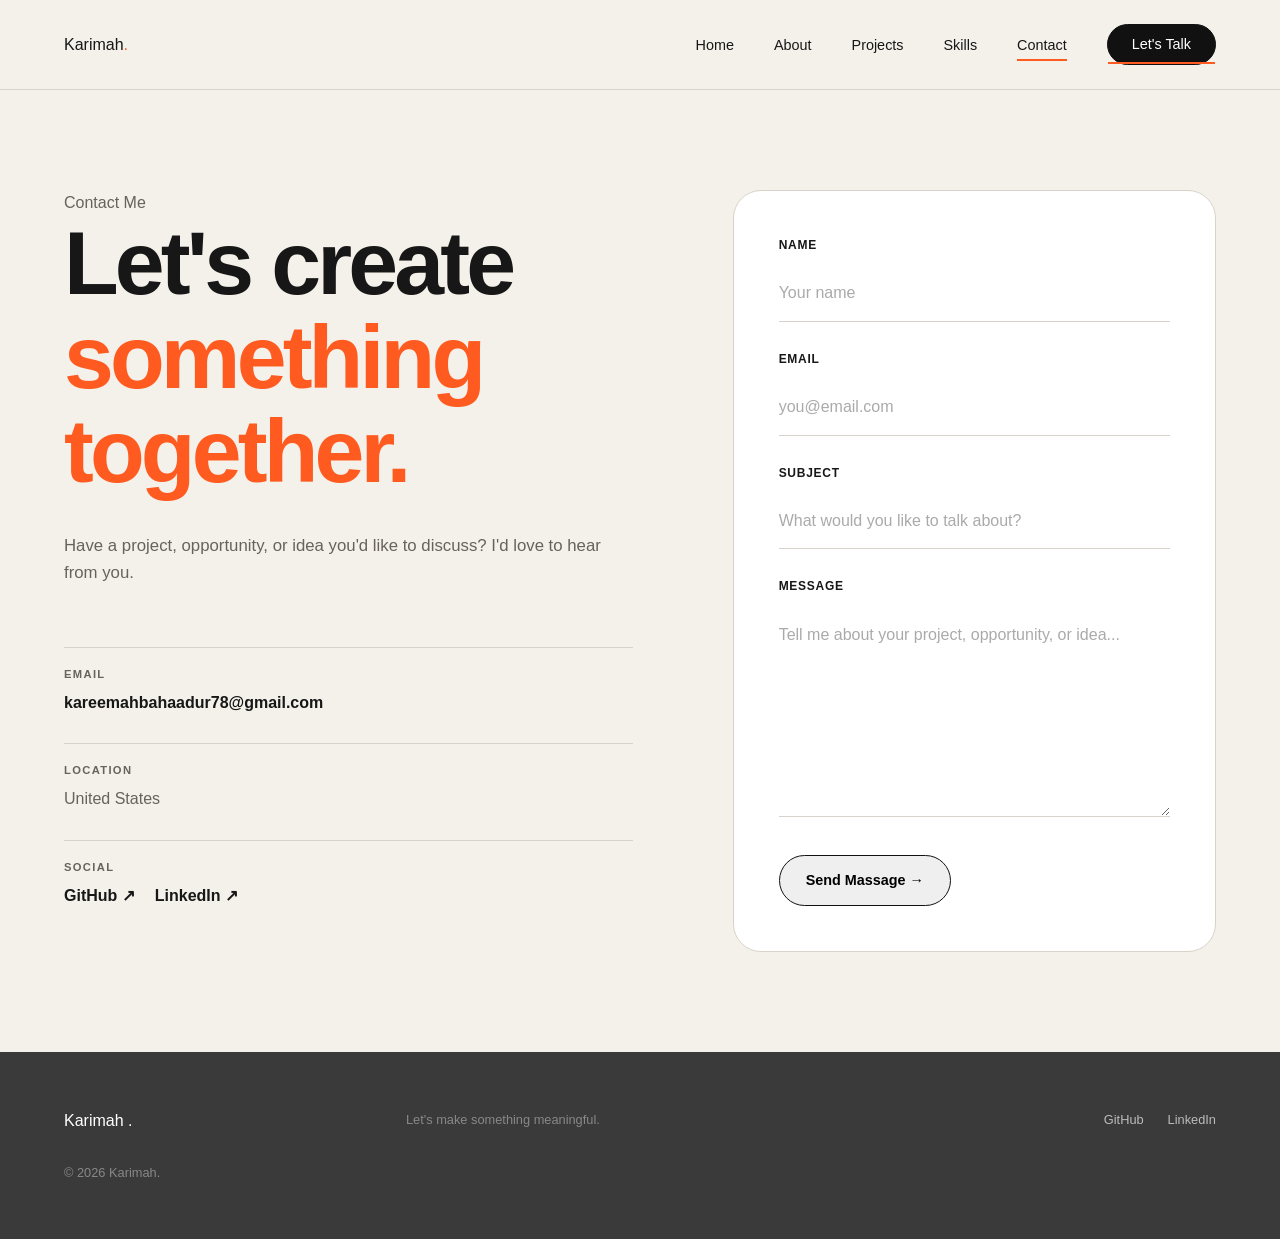
<file: Portfolio /contact.html>
<!doctype html>
<html lang="en">
  <head>
    <meta charset="UTF-8" />
    <meta name="viewport" content="width=device-width, initial-scale=1.0" />
    <meta
      name="description"
      content="Karimah is a software engineer creating thoughtful, accessible, and user-focused digital experiences."
    />
    <title>Contact | Karimah</title>
    <link rel="stylesheet" href="css/main.css" />
  </head>
  <body>
    <!-- Header / Navigation  -->
    <header class="site-header">
      <nav class="navbar container">
        <a href="index.html" class="logo"> Karimah<span>.</span> </a>

        <ul class="nav-links">
          <li>
            <a href="index.html"> Home </a>
          </li>
          <li><a href="about.html"> About </a></li>
          <li><a href="projects.html"> Projects </a></li>
          <li><a href="skills.html"> Skills </a></li>
          <li>
            <a href="contact.html" class="active" aria-current="page">
              Contact
            </a>
          </li>

          <a href="contact.html" class="nav-button"> Let's Talk </a>
        </ul>
      </nav>
    </header>
    <main>
      <section class="contact-page">
        <div class="container contact-grid">
          <!-- Left side -->
          <div class="contact-intro">
            <p class="greeting-content">Contact Me</p>
            <h1>Let's create <span>something together.</span></h1>
            <p>
              Have a project, opportunity, or idea you'd like to discuss? I'd
              love to hear from you.
            </p>
            <div class="contact-details">
              <div class="contact-detail">
                <span>Email</span>
                <a href="mailto:kareemahbahaadur78@gmail.com"
                  >kareemahbahaadur78@gmail.com</a
                >
              </div>
              <div class="contact-detail">
                <span>Location</span>
                <p>United States</p>
              </div>
              <div class="contact-detail">
                <span>Social</span>
                <div class="contact-socials">
                  <a href="#" target="_blank">GitHub ↗</a>
                  <a href="#" target="_blank">LinkedIn ↗</a>
                </div>
              </div>
            </div>
          </div>
          <!-- Contact Form -->
          <div class="contact-form-wrapper">
            <form action="#" method="POST" class="contact-form">
              <div class="form-group">
                <label for="name"> Name </label>
                <input
                  type="text"
                  name="name"
                  placeholder="Your name"
                  required
                />
              </div>
              <div class="form-group">
                <label for="email"> Email </label>
                <input
                  type="email"
                  name="email"
                  id="email"
                  placeholder="you@email.com"
                  required
                />
              </div>
              <div class="form-group">
                <label for="subject"> Subject </label>
                <input
                  type="text"
                  name="subject"
                  id="subject"
                  placeholder="What would you like to talk about?"
                />
              </div>
              <div class="form-group">
                <label for="message"> Message </label>
                <textarea
                  name="message"
                  id="message"
                  rows="7"
                  placeholder="Tell me about your project, opportunity, or idea..."
                  required
                ></textarea>
              </div>
              <button type="submit" class="button button-primary">
                Send Massage →
              </button>
            </form>
          </div>
        </div>
      </section>
    </main>
    <footer class="site-footer">
      <div class="container footer-content">
        <a href="index.html">Karimah <span>.</span></a>
        <p>Let's make something meaningful.</p>
        <div class="footer-links">
          <a href="#">GitHub</a>
          <a href="#">LinkedIn</a>
        </div>
        <p>© <span class="current-year"></span> Karimah.</p>
      </div>
    </footer>
    <script src="js/main.js"></script>
  </body>
</html>
</file>
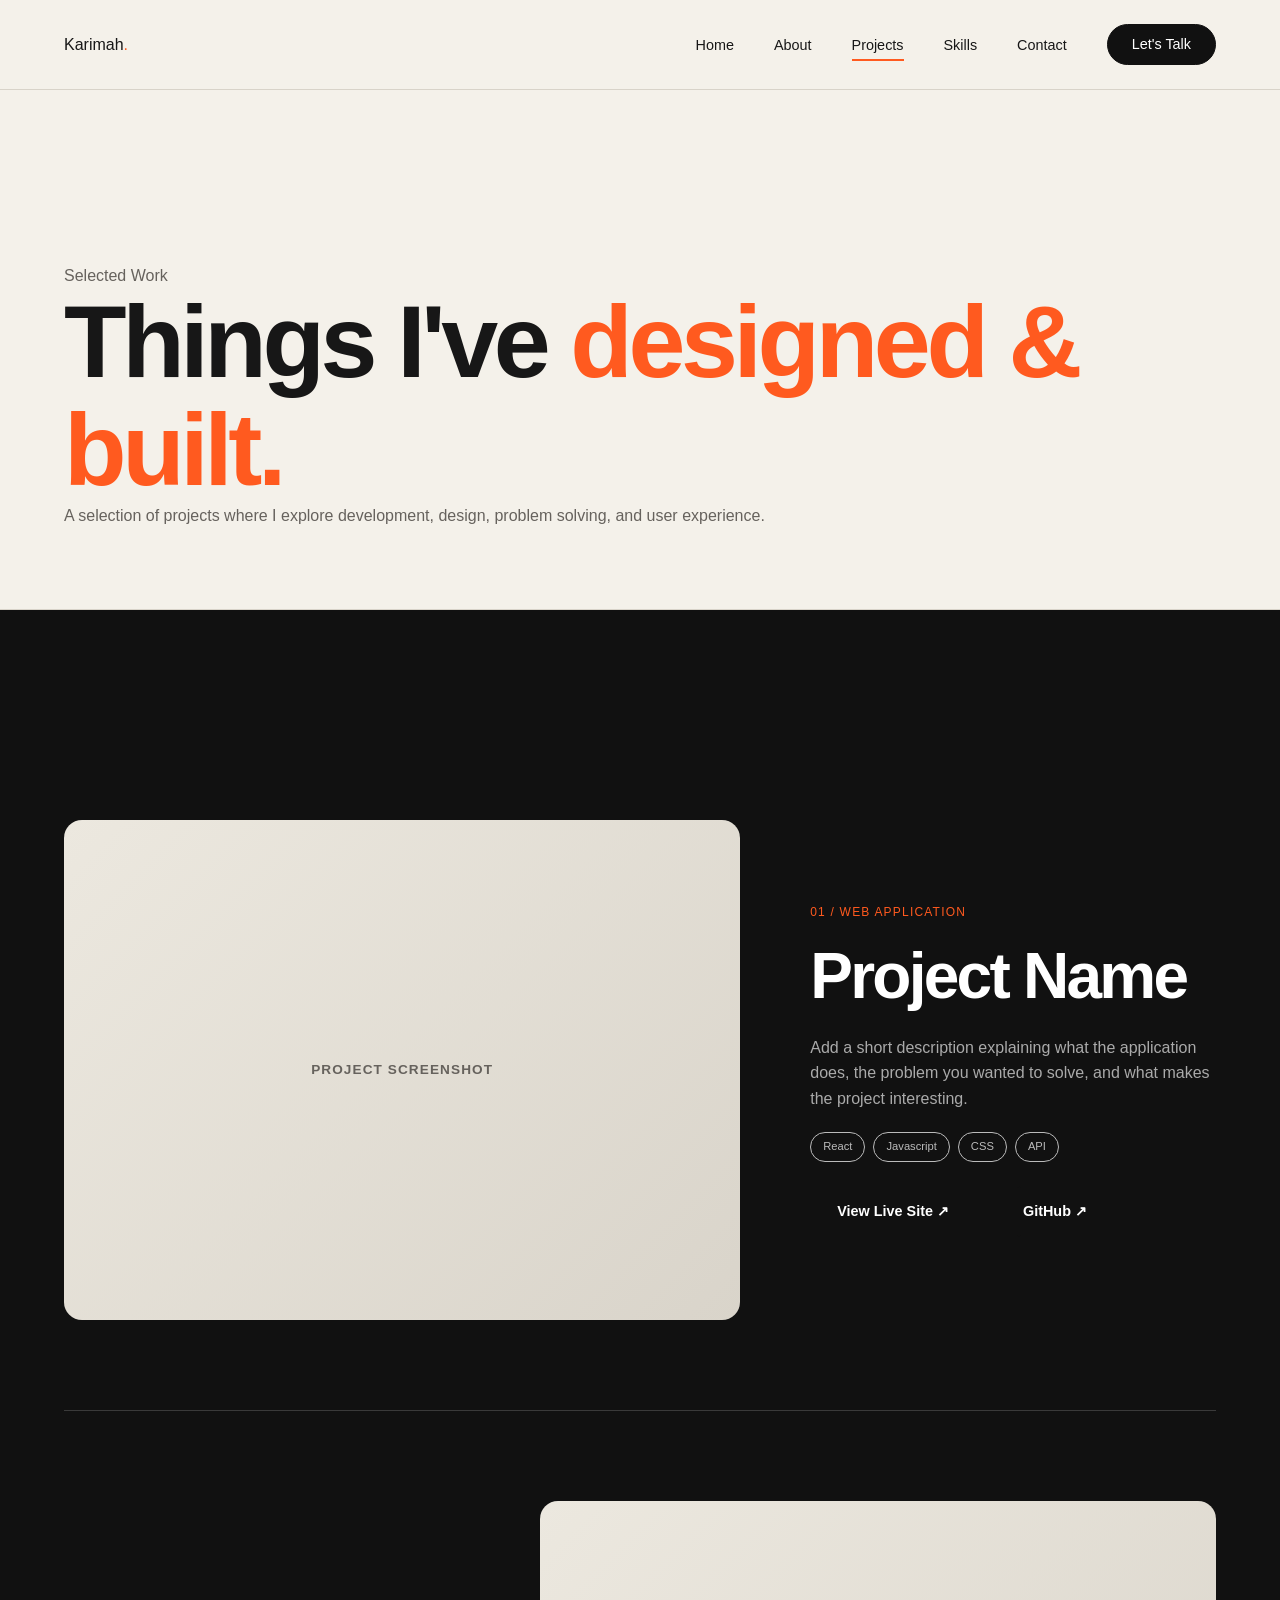
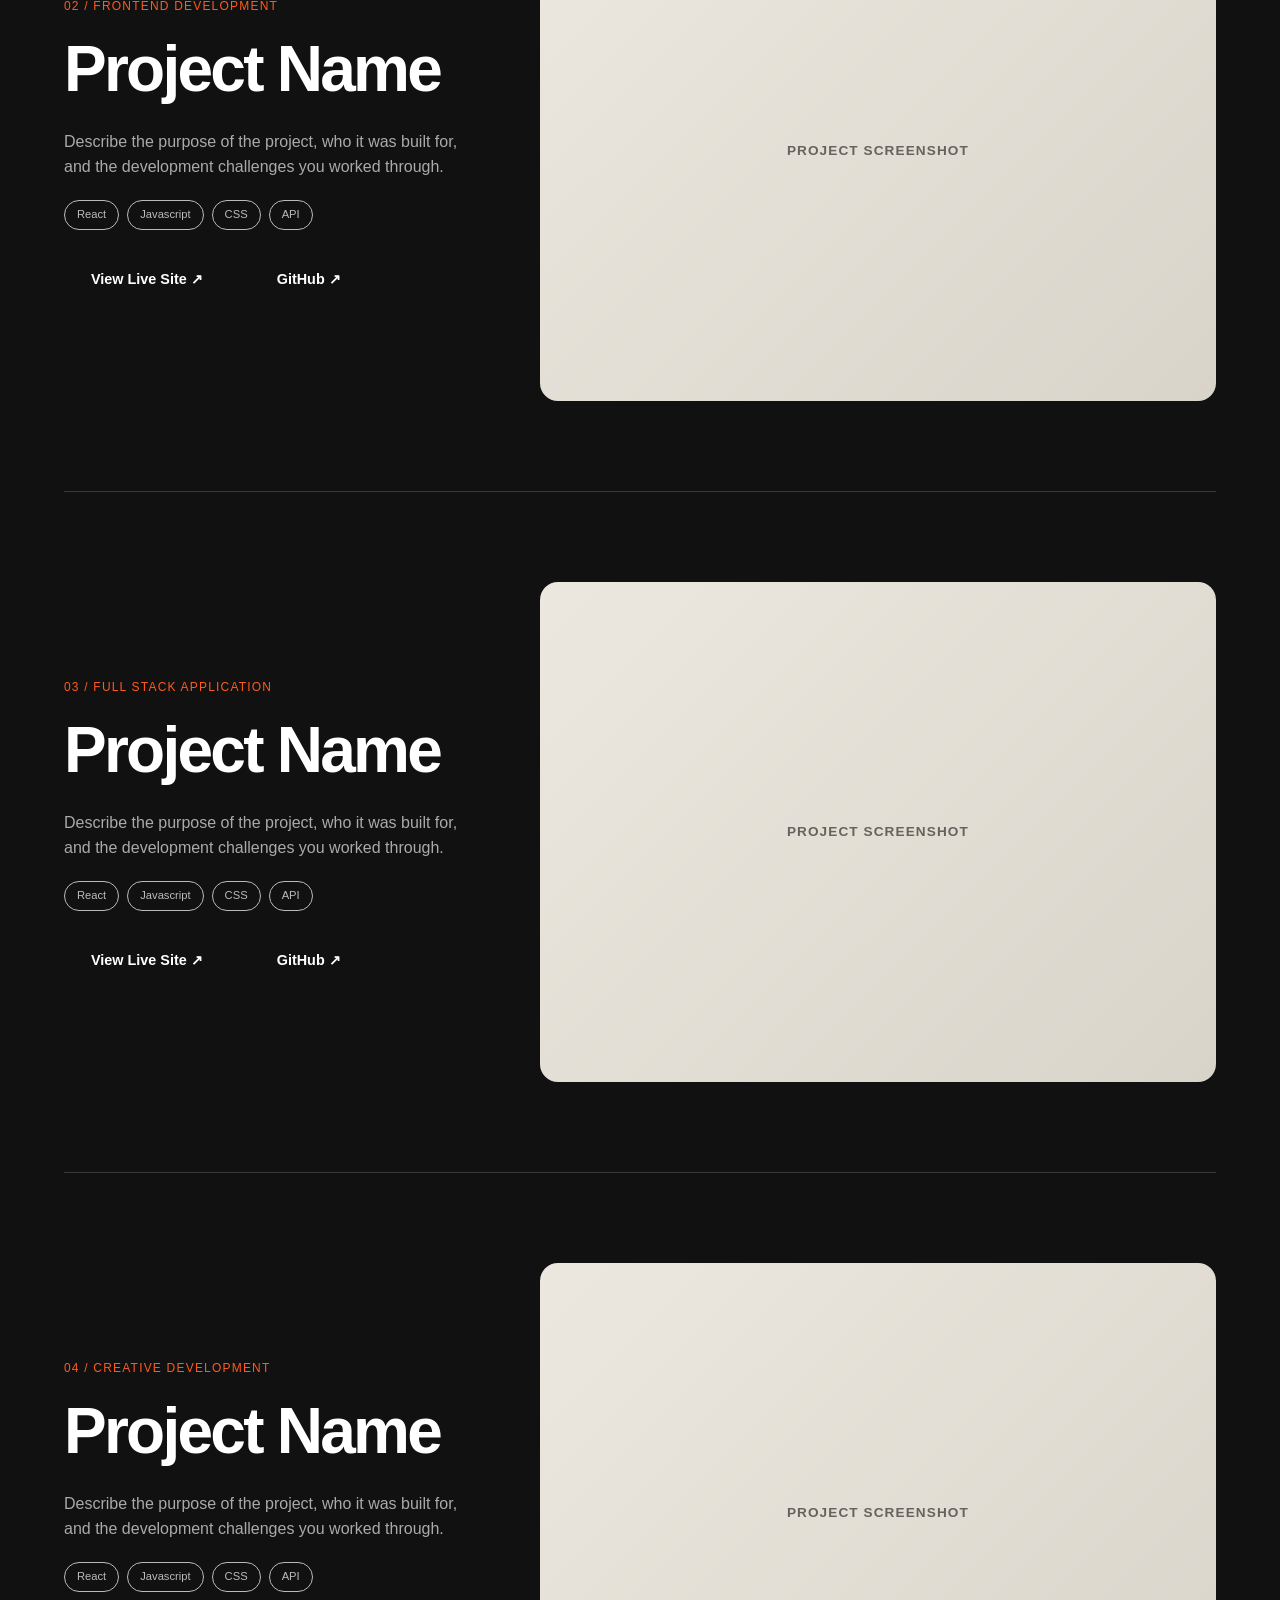
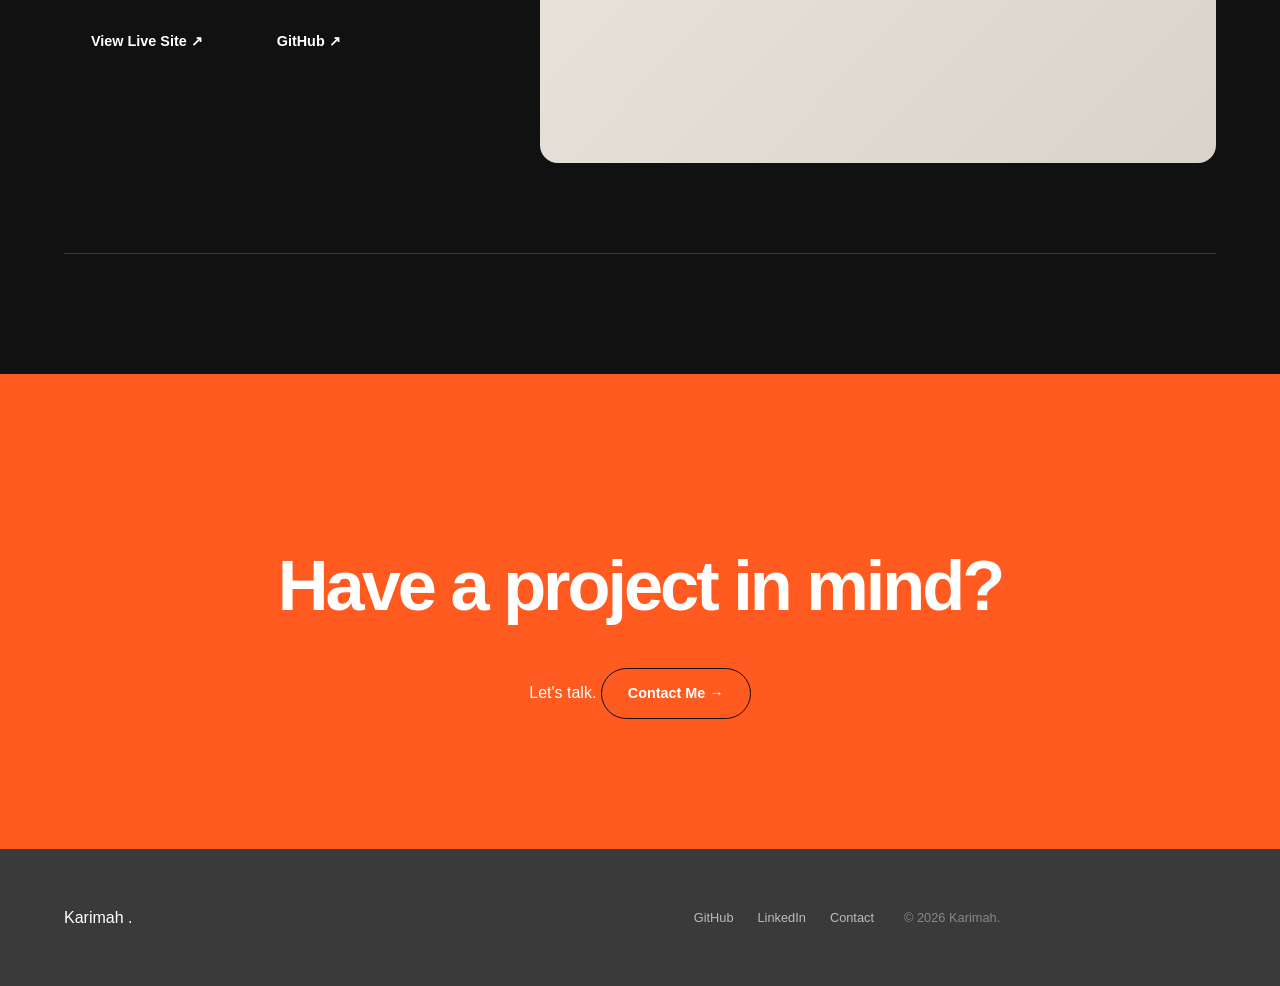
<file: Portfolio /projects.html>
<!doctype html>
<html lang="en">
  <head>
    <meta charset="UTF-8" />
    <meta name="viewport" content="width=device-width, initial-scale=1.0" />
    <meta
      name="description"
      content="Karimah is a software engineer creating thoughtful, accessible, and user-focused digital experiences."
    />
    <title>Projects | Karimah</title>
    <link rel="stylesheet" href="css/main.css" />
  </head>
  <body>
    <!-- Header / Navigation  -->
    <header class="site-header">
      <nav class="navbar container">
        <a href="index.html" class="logo"> Karimah<span>.</span> </a>

        <ul class="nav-links">
          <li>
            <a href="index.html"> Home </a>
          </li>
          <li><a href="about.html"> About </a></li>
          <li>
            <a href="projects.html" class="active" aria-current="page">
              Projects
            </a>
          </li>
          <li><a href="skills.html"> Skills </a></li>
          <li><a href="contact.html"> Contact </a></li>

          <a href="contact.html" class="nav-button"> Let's Talk </a>
        </ul>
      </nav>
    </header>
    <main>
      <!-- Page Hero -->
      <section class="page-hero projects-hero">
        <div class="container">
          <p class="greeting-content">Selected Work</p>
          <h1>Things I've <span>designed & built.</span></h1>
          <p>
            A selection of projects where I explore development, design, problem
            solving, and user experience.
          </p>
        </div>
      </section>

      <!-- Projects Lists -->

      <section class="projects-page section">
        <div class="container">
          <!-- Project 01 -->
          <article class="large-project-card">
            <div class="large-project-image">
              <div class="image-placeholder">Project Screenshot</div>
            </div>

            <div class="large-project-content">
              <p class="project-number">01 / Web Application</p>
              <h2>Project Name</h2>
              <p>
                Add a short description explaining what the application does,
                the problem you wanted to solve, and what makes the project
                interesting.
              </p>
              <div class="project-tags">
                <span>React</span>
                <span>Javascript</span>
                <span>CSS</span>
                <span>API</span>
              </div>
              <div class="project-links">
                <a href="#" class="button button-primary">View Live Site ↗</a>
                <a href="#" class="button button-primary">GitHub ↗</a>
              </div>
            </div>
          </article>
          <!-- Project 02 -->
          <article class="large-project-card reverse">
            <div class="large-project-image">
              <div class="image-placeholder">Project Screenshot</div>
            </div>

            <div class="large-project-content">
              <p class="project-number">02 / Frontend Development</p>
              <h2>Project Name</h2>
              <p>
                Describe the purpose of the project, who it was built for, and
                the development challenges you worked through.
              </p>
              <div class="project-tags">
                <span>React</span>
                <span>Javascript</span>
                <span>CSS</span>
                <span>API</span>
              </div>
              <div class="project-links">
                <a href="#" class="button button-primary">View Live Site ↗</a>
                <a href="#" class="button button-primary">GitHub ↗</a>
              </div>
            </div>
          </article>
          <!-- Project 03 -->

          <article class="large-project-card reverse">
            <div class="large-project-image">
              <div class="image-placeholder">Project Screenshot</div>
            </div>

            <div class="large-project-content">
              <p class="project-number">03 / Full Stack Application</p>
              <h2>Project Name</h2>
              <p>
                Describe the purpose of the project, who it was built for, and
                the development challenges you worked through.
              </p>
              <div class="project-tags">
                <span>React</span>
                <span>Javascript</span>
                <span>CSS</span>
                <span>API</span>
              </div>
              <div class="project-links">
                <a href="#" class="button button-primary">View Live Site ↗</a>
                <a href="#" class="button button-primary">GitHub ↗</a>
              </div>
            </div>
          </article>
          <!-- Project 04 -->
          <article class="large-project-card reverse">
            <div class="large-project-image">
              <div class="image-placeholder">Project Screenshot</div>
            </div>

            <div class="large-project-content">
              <p class="project-number">04 / Creative Development</p>
              <h2>Project Name</h2>
              <p>
                Describe the purpose of the project, who it was built for, and
                the development challenges you worked through.
              </p>
              <div class="project-tags">
                <span>React</span>
                <span>Javascript</span>
                <span>CSS</span>
                <span>API</span>
              </div>
              <div class="project-links">
                <a href="#" class="button button-primary">View Live Site ↗</a>
                <a href="#" class="button button-primary">GitHub ↗</a>
              </div>
            </div>
          </article>
        </div>
      </section>

      <!-- Contact section  -->
      <section class="contact-section">
        <div class="container">
          <h2>
            <h2>Have a project in mind?</h2>
            <span>Let's talk.</span>
          </h2>
          <a href="contact.html" class="button button-primary">Contact Me → </a>
        </div>
      </section>
    </main>
    <footer class="site-footer">
      <div class="container footer-content">
        <a href="index.html">Karimah <span>.</span></a>
        <div class="footer-links">
          <a href="#">GitHub</a>
          <a href="#">LinkedIn</a>
          <a href="contact.html">Contact</a>
        </div>
        <p>© <span class="current-year"></span> Karimah.</p>
      </div>
    </footer>
    <script src="js/main.js"></script>
  </body>
</html>
</file>
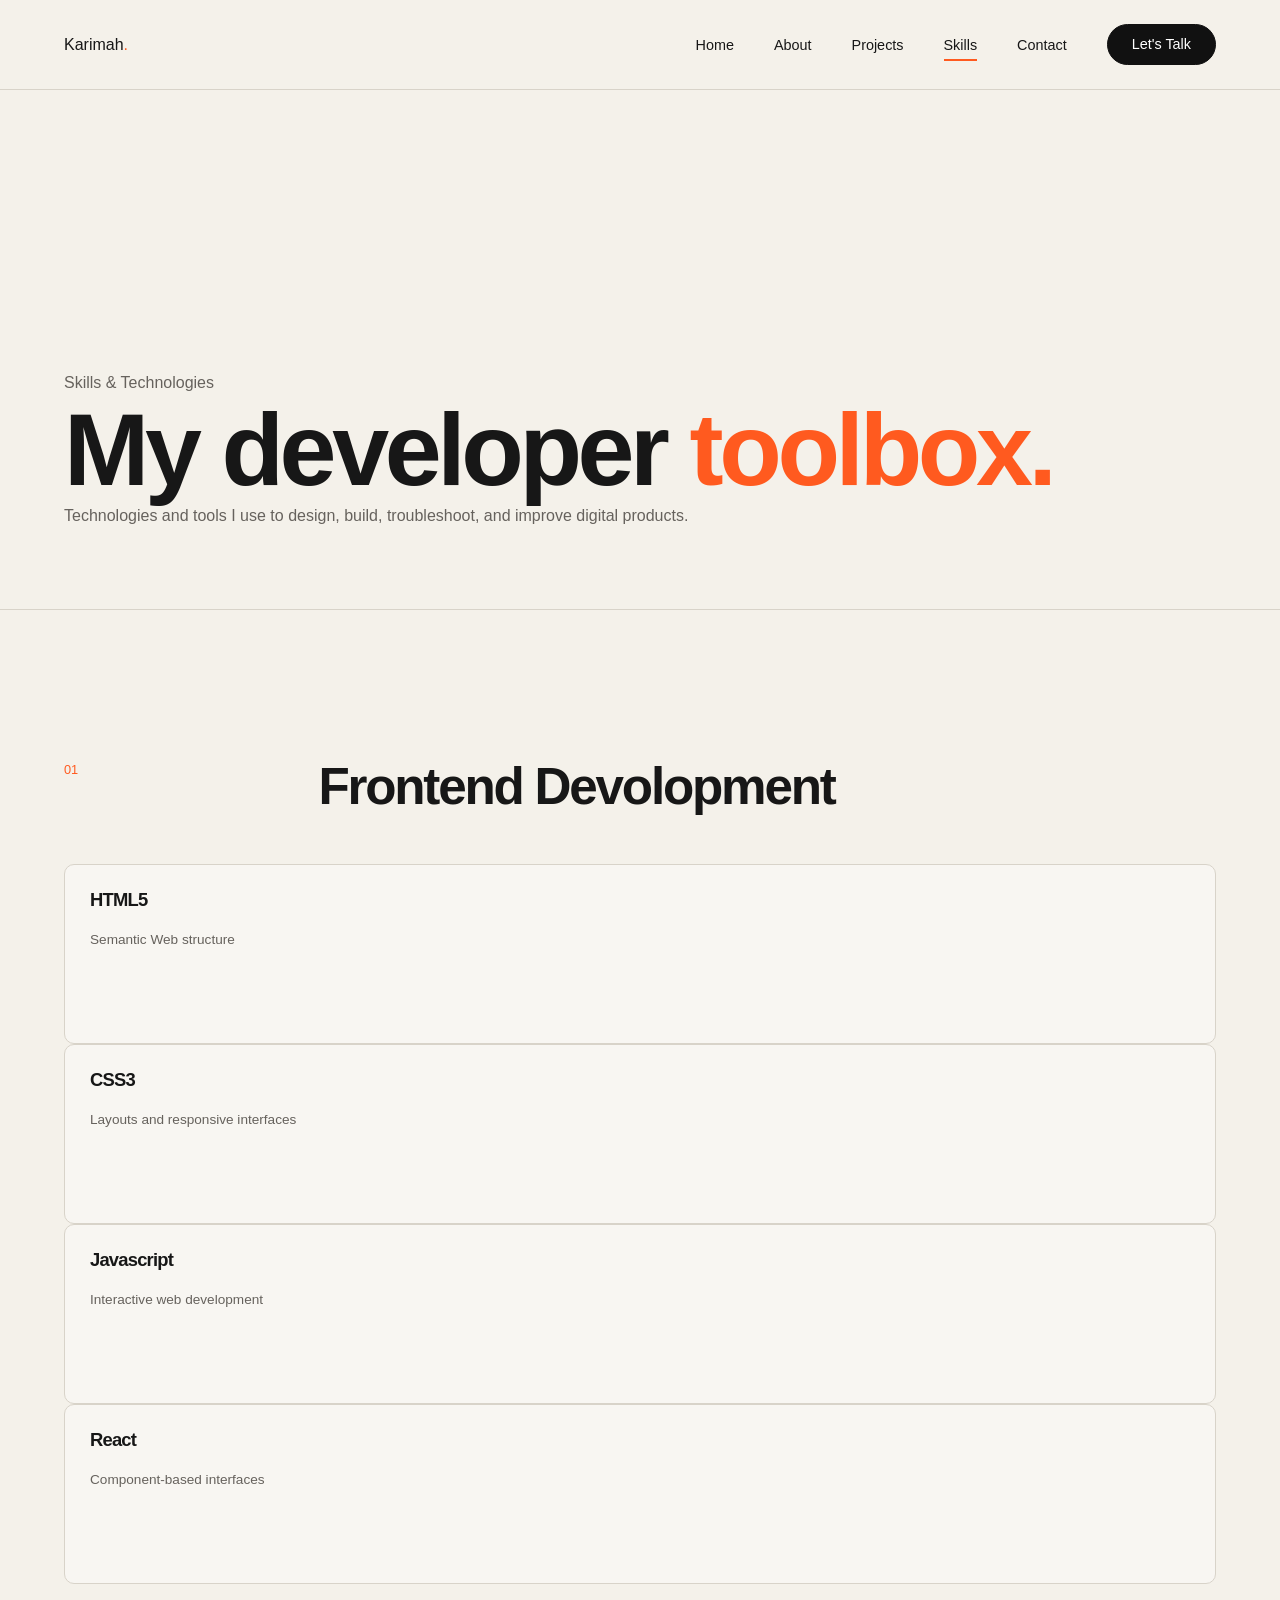
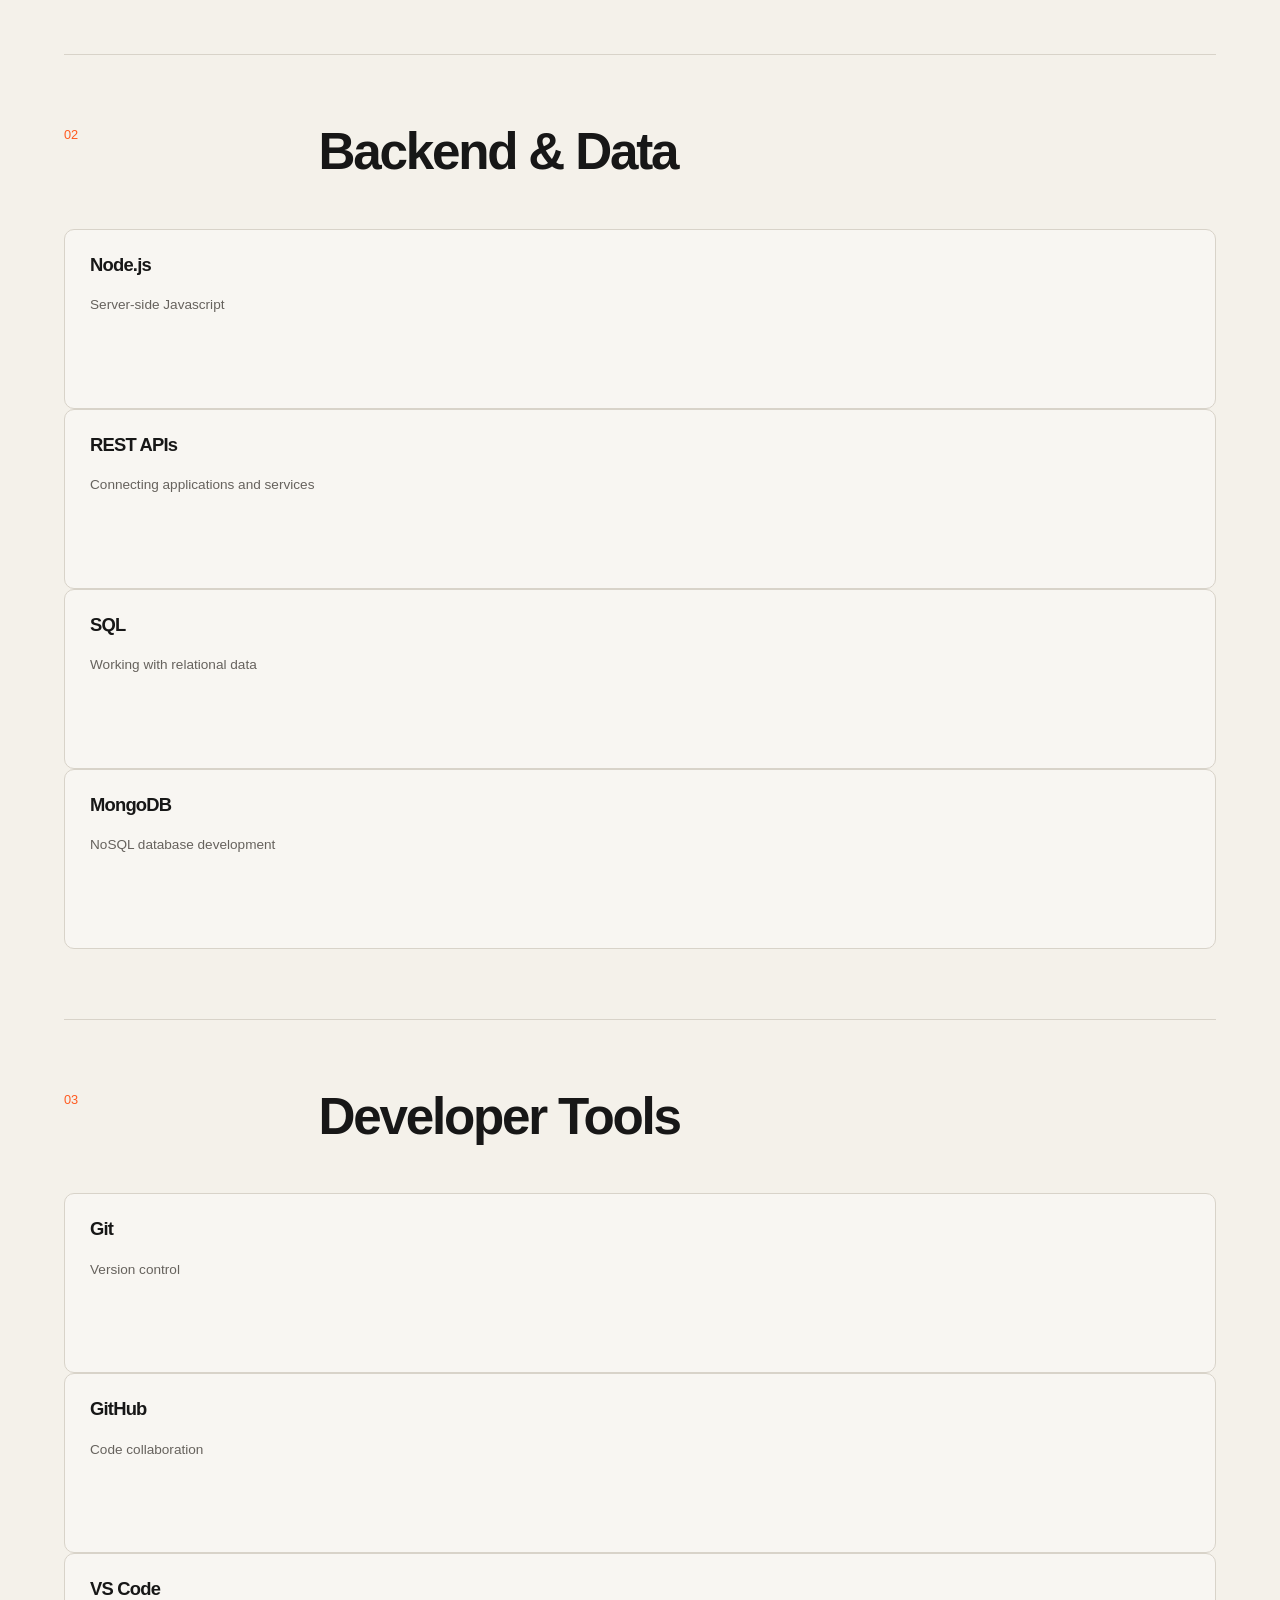
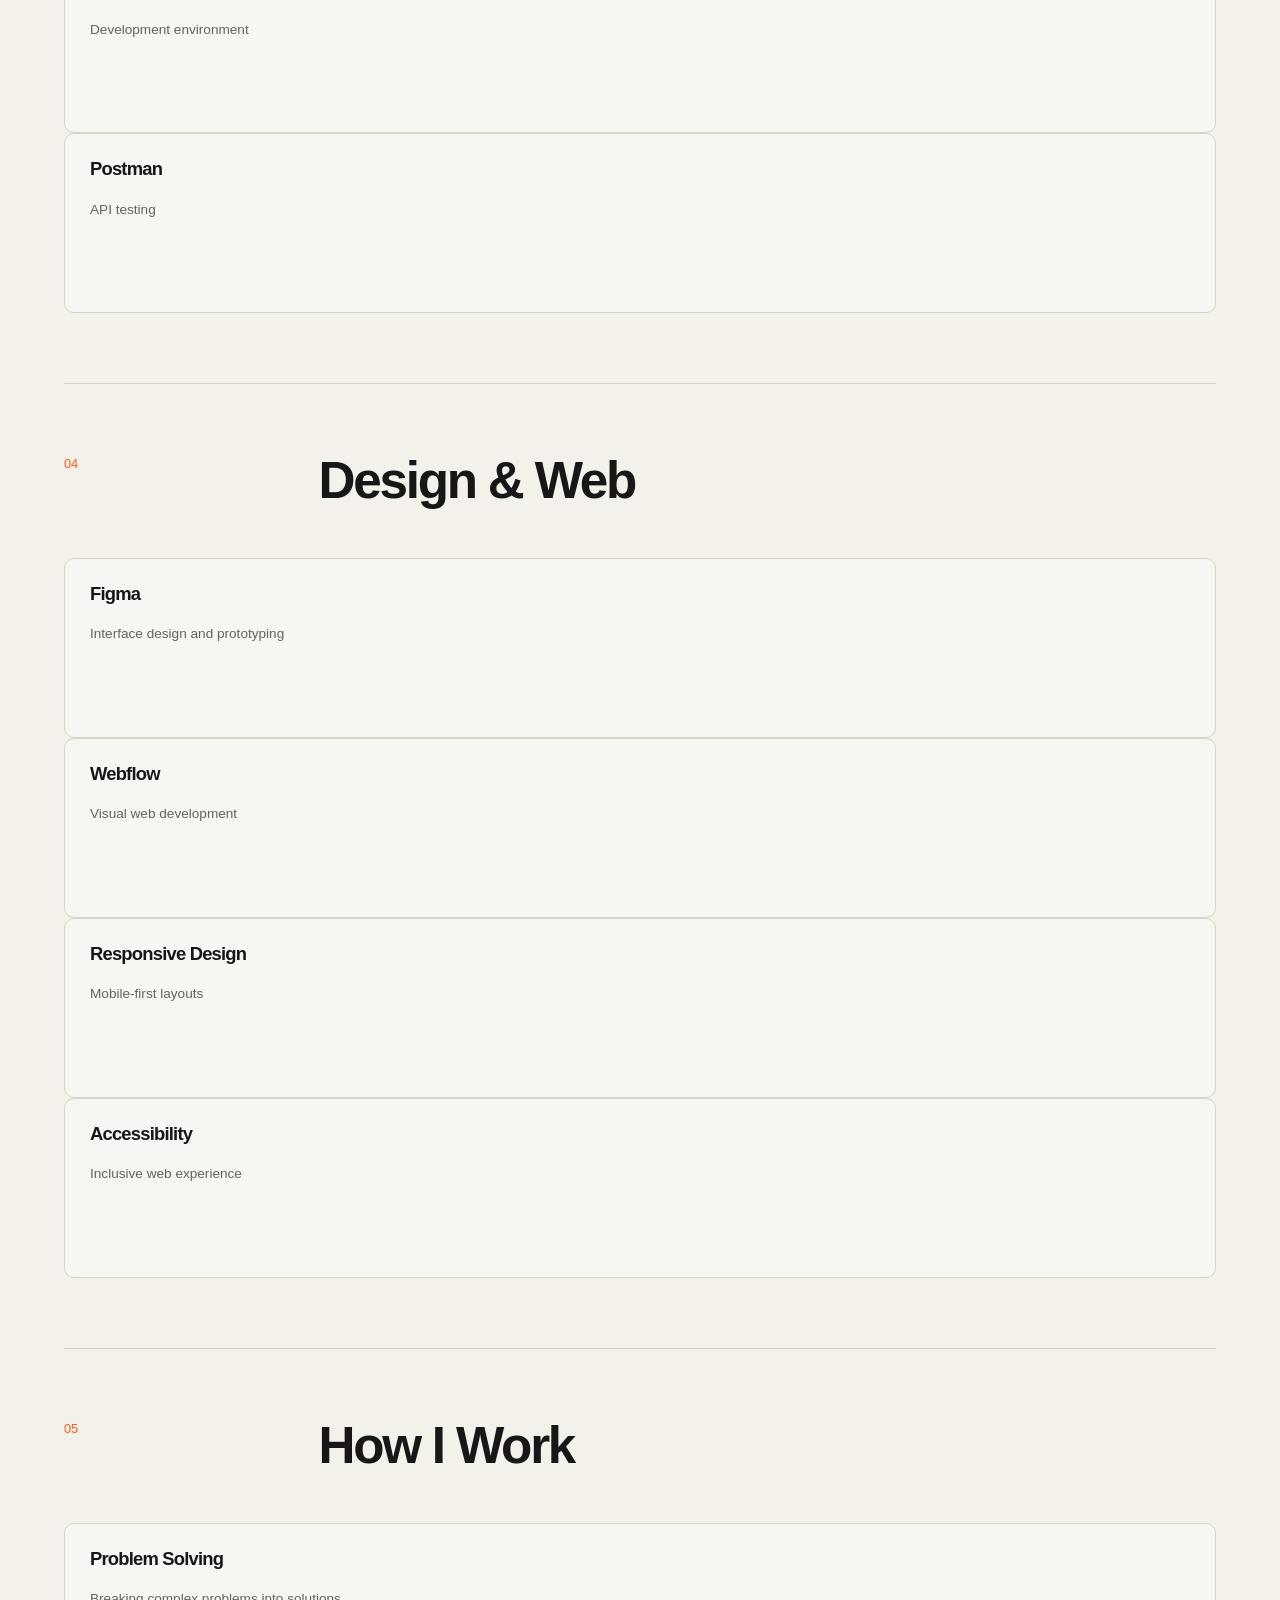
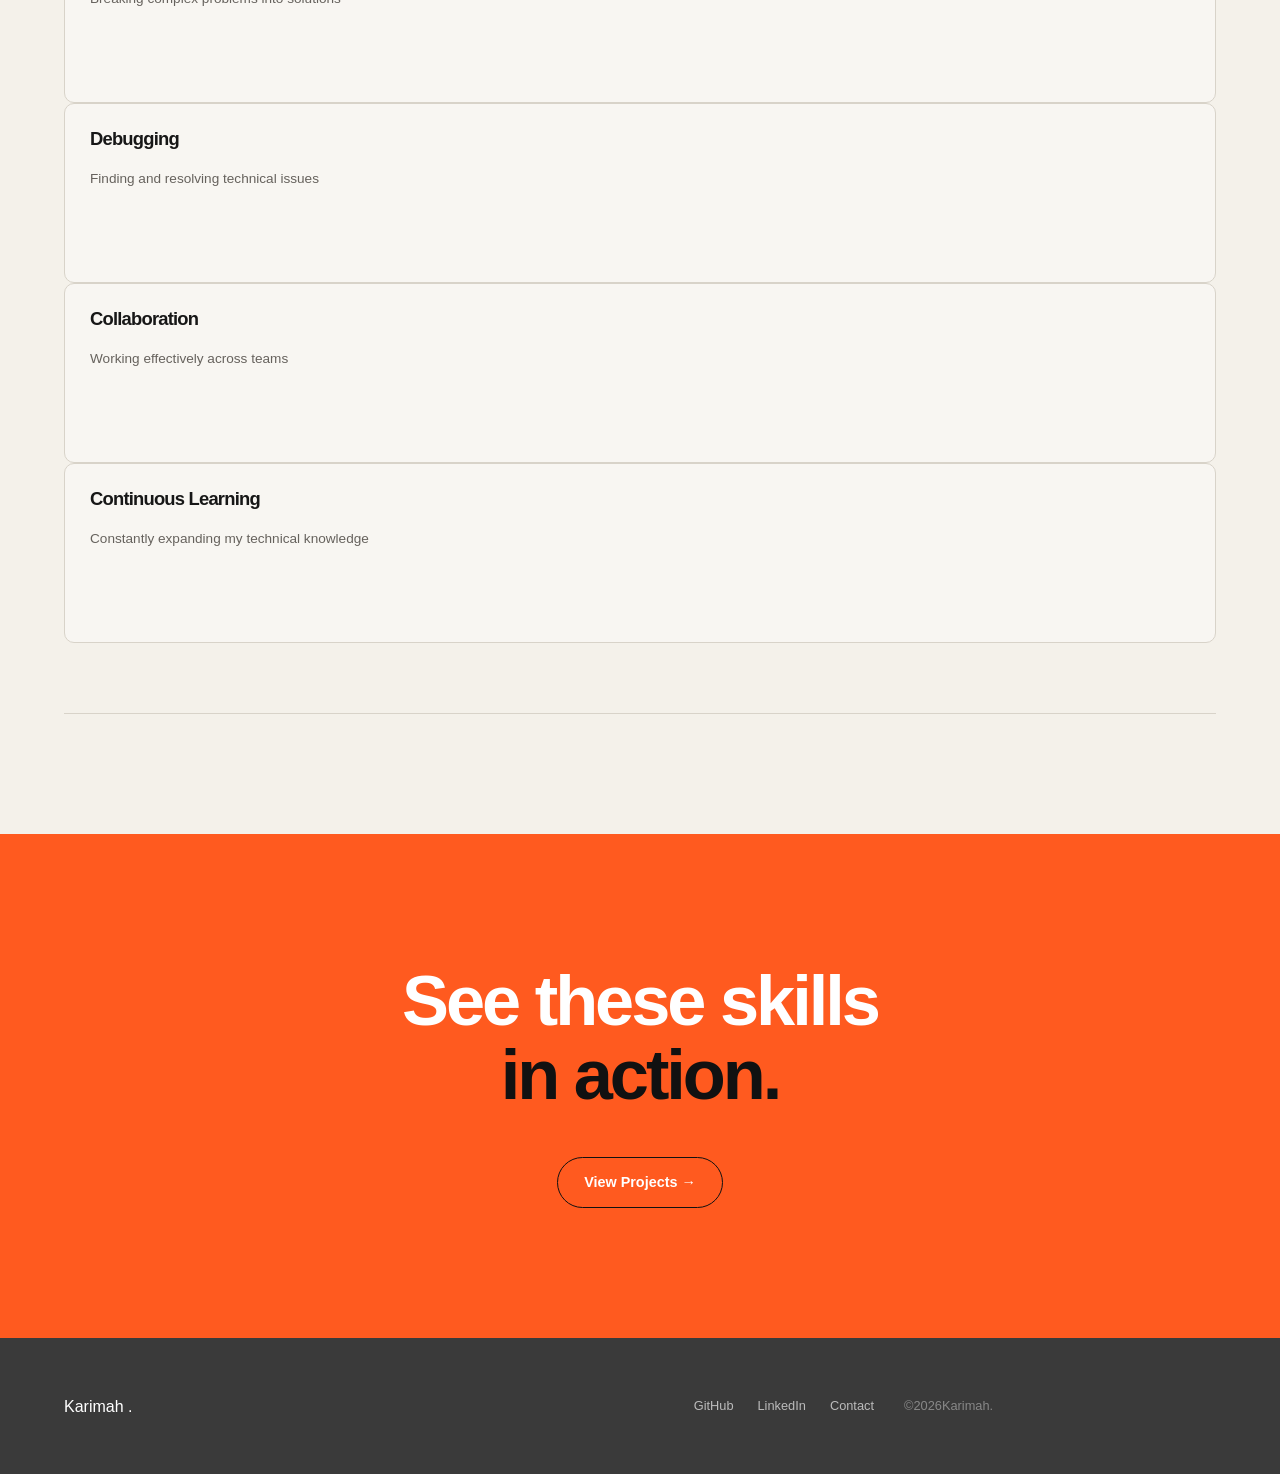
<file: Portfolio /skills.html>
<!doctype html>
<html lang="en">
  <head>
    <meta charset="UTF-8" />
    <meta name="viewport" content="width=device-width, initial-scale=1.0" />
    <meta
      name="description"
      content="Karimah is a software engineer creating thoughtful, accessible, and user-focused digital experiences."
    />
    <title>Skills | Karimah</title>
    <link rel="stylesheet" href="css/main.css" />
  </head>
  <body>
    <!-- Header / Navigation  -->
    <header class="site-header">
      <nav class="navbar container">
        <a href="index.html" class="logo"> Karimah<span>.</span> </a>

        <ul class="nav-links">
          <li>
            <a href="index.html"> Home </a>
          </li>
          <li><a href="about.html"> About </a></li>
          <li><a href="projects.html"> Projects </a></li>
          <li>
            <a href="skills.html" class="active" aria-current="page">
              Skills
            </a>
          </li>
          <li><a href="contact.html"> Contact </a></li>

          <a href="contact.html" class="nav-button"> Let's Talk </a>
        </ul>
      </nav>
    </header>
    <main>
      <!-- Hero section -->
      <section class="page-hero skills-hero">
        <div class="container">
          <p class="greeting-content">Skills & Technologies</p>
          <h1>My developer <span>toolbox.</span></h1>
          <p>
            Technologies and tools I use to design, build, troubleshoot, and
            improve digital products.
          </p>
        </div>
      </section>
      <!-- Skills -->
      <section class="skills-section section">
        <div class="container">
          <!-- Frontend Skills  -->
          <article class="skills-category">
            <div class="skills-category-heading">
              <span>01</span>
              <h2>Frontend Devolopment</h2>
            </div>
            <div class="skills-grid">
              <div class="skill-card reveal">
                <h3>HTML5</h3>
                <p>Semantic Web structure</p>
              </div>
              <div class="skill-card reveal">
                <h3>CSS3</h3>
                <p>Layouts and responsive interfaces</p>
              </div>
              <div class="skill-card reveal">
                <h3>Javascript</h3>
                <p>Interactive web development</p>
              </div>
              <div class="skill-card reveal">
                <h3>React</h3>
                <p>Component-based interfaces</p>
              </div>
            </div>
          </article>
          <!-- Backend -->
          <article class="skills-category">
            <div class="skills-category-heading">
              <span>02</span>
              <h2>Backend & Data</h2>
            </div>
            <div class="skills-grid">
              <div class="skill-card reveal">
                <h3>Node.js</h3>
                <p>Server-side Javascript</p>
              </div>
              <div class="skill-card reveal">
                <h3>REST APIs</h3>
                <p>Connecting applications and services</p>
              </div>
              <div class="skill-card reveal">
                <h3>SQL</h3>
                <p>Working with relational data</p>
              </div>
              <div class="skill-card reveal">
                <h3>MongoDB</h3>
                <p>NoSQL database development</p>
              </div>
            </div>
          </article>
          <!-- Tools -->
          <article class="skills-category">
            <div class="skills-category-heading">
              <span>03</span>
              <h2>Developer Tools</h2>
            </div>
            <div class="skills-grid">
              <div class="skill-card reveal">
                <h3>Git</h3>
                <p>Version control</p>
              </div>
              <div class="skill-card reveal">
                <h3>GitHub</h3>
                <p>Code collaboration</p>
              </div>
              <div class="skill-card reveal">
                <h3>VS Code</h3>
                <p>Development environment</p>
              </div>
              <div class="skill-card reveal">
                <h3>Postman</h3>
                <p>API testing</p>
              </div>
            </div>
          </article>
          <!-- Design -->
          <article class="skills-category">
            <div class="skills-category-heading">
              <span>04</span>
              <h2>Design & Web</h2>
            </div>
            <div class="skills-grid">
              <div class="skill-card reveal">
                <h3>Figma</h3>
                <p>Interface design and prototyping</p>
              </div>
              <div class="skill-card reveal">
                <h3>Webflow</h3>
                <p>Visual web development</p>
              </div>
              <div class="skill-card reveal">
                <h3>Responsive Design</h3>
                <p>Mobile-first layouts</p>
              </div>
              <div class="skill-card reveal">
                <h3>Accessibility</h3>
                <p>Inclusive web experience</p>
              </div>
            </div>
          </article>
          <!-- Professional skills -->
          <article class="skills-category">
            <div class="skills-category-heading">
              <span>05</span>
              <h2>How I Work</h2>
            </div>
            <div class="skills-grid">
              <div class="skill-card reveal">
                <h3>Problem Solving</h3>
                <p>Breaking complex problems into solutions</p>
              </div>
              <div class="skill-card reveal">
                <h3>Debugging</h3>
                <p>Finding and resolving technical issues</p>
              </div>
              <div class="skill-card reveal">
                <h3>Collaboration</h3>
                <p>Working effectively across teams</p>
              </div>
              <div class="skill-card reveal">
                <h3>Continuous Learning</h3>
                <p>Constantly expanding my technical knowledge</p>
              </div>
            </div>
          </article>
        </div>
      </section>
      <section class="contact-section">
        <div class="container">
          <h2>
            See these skills
            <span>in action.</span>
          </h2>
          <a href="projects.html" class="button button-primary"
            >View Projects →
          </a>
        </div>
      </section>
    </main>
    <footer class="site-footer">
      <div class="container footer-content">
        <a href="index.html">Karimah <span>.</span></a>
        <div class="footer-links">
          <a href="#">GitHub</a>
          <a href="#">LinkedIn</a>
          <a href="contact.html">Contact</a>
        </div>
        <p>©<span class="current-year"></span>Karimah.</p>
      </div>
    </footer>
    <script src="js/main.js"></script>
  </body>
</html>
</file>
<file: css/main.css>
:root {
  --color-background: #f4f1ea;
  --color-background-light: #faf8f3;
  --color-dark: #111111;
  --color-dark-soft: #181818;
  --color-dark-card: #202020;
  --color-white: #ffffff;
  --color-text: #171717;
  --color-text-light: #66625d;
  --color-border: #d8d3c9;
  --color-border-dark: #3a3a3a;

  /* Main accent colors */
  --color-accent: #ff5a1f;
  --color-accent-dark: #e34812;
  --color-accent-light: #ffdfd2;

  /* Layout */
  --container-width: 1280px;
  --section-padding: 120px;

  /* Border Radius */
  --radius-small: 10px;
  --radius-medium: 18px;
  --radius-large: 28px;
  --radius-pill: 100px;

  /* Effects */

  --transition: 0.3s ease;
}
*,
*::before,
*::after {
  box-sizing: border-box;
  margin: 0;
  padding: 0;
}

html {
  scroll-behavior: smooth;
}

body {
  min-height: 100vh;
  background: var(--color-background);
  color: var(--color-text);
  font-family: "Inter", Helvetica, Arial, sans-serif;
  font-size: 16px;
  line-height: 1.6;
  overflow-x: hidden;
}

img {
  display: block;
  width: 100%;
  max-width: 100%;
}
a {
  color: inherit;
  text-decoration: none;
}
ul {
  list-style: none;
}
button,
input,
textarea {
  font: inherit;
}
button {
  border: none;
  cursor: pointer;
}

h1,
h2,
h3,
h4 {
  line-height: 1.05;
  font-weight: 600;
  letter-spacing: -0.043em;
}
h1 {
  font-size: clamp(4rem, 8vw, 8rem);
}
h2 {
  font-size: clamp(3rem, 5.5vw, 6rem);
}

h3 {
  font-size: 1.6rem;
}

p {
  color: var(--color-text-light);
}

strong {
  color: var(--color-text);
}

/* Accent words */
h1 span,
h2 span {
  color: var(--color-accent);
}

/* Container */

.container {
  width: min(90%, var(--container-width));
  margin-inline: auto;
}

/* Global sections */
.section {
  padding-block: var(--section-padding);
}

.section-number .greeting-content {
  margin-bottom: 22px;
  color: var(--color-accent);
  font-size: 0.78rem;
  font-weight: 700;
  letter-spacing: 0.18em;
  text-transform: uppercase;
}

.section-heading {
  display: flex;
  align-items: flex-end;
  justify-content: space-between;
  gap: 40px;
  margin-bottom: 70px;
}

.section-heading h2 {
  max-width: 850px;
}

/* Header */

.site-header {
  position: relative;
  z-index: 1000;
  width: 100%;
  padding-block: 24px;
  background: var(--color-background);
  border-bottom: 1px solid var(--color-border);
}

/* Nav */

.navbar {
  display: flex;
  align-items: center;
  justify-content: space-between;
  gap: 32px;
}
/* Logo */

.logo span {
  color: var(--color-accent);
}

/* Nav links */

.nav-links {
  display: flex;
  align-items: center;
  gap: 40px;
}

.nav-links a {
  position: relative;
  padding-block: 8px;
  font-size: 0.9rem;
  font-weight: 500;
  transition: color var(--transition);
  opacity: var(--transition);
}

.nav-links a::after {
  content: "";
  position: absolute;
  bottom: 0;
  left: 0;
  width: 0;
  height: 2px;
  background: var(--color-accent);
  transition: width var(--transition);
}

.nav-links a:hover,
.nav-links a.hover {
  color: var(--color-accent);
}

.nav-links a:hover::after,
.nav-links a.active::after {
  width: 100%;
}

/* Contact nav button */

.nav-button {
  display: inline-flex;
  align-items: center;
  justify-content: center;
  padding: 12px 24px;
  color: var(--color-white);
  background: var(--color-dark);
  border: 1px solid var(--color-dark);
  border-radius: var(--radius-pill);
  font-size: 0.85rem;
  font-weight: 600;
  transition:
    background-color var(--transition),
    color var(--transition),
    transform var(--transition);
}

.nav-button:hover {
  color: var(--color-white);
  background: var(--color-accent);
  border-color: var(--color-accent);
  transform: translateY(-2px);
}

/* Buttons */

.button {
  display: inline-flex;
  align-items: center;
  justify-content: center;
  min-height: 50px;
  padding: 13px 26px;
  border: 1px solid var(--color-dark);
  border-radius: var(--radius-pill);
  font-size: 0.9rem;
  font-weight: 600;
  transition:
    background-color var(--transition),
    color var(--transition),
    border-color var(--transition),
    transform var(--transition);
}
.button:hover {
  transform: translateY(-3px);
}

.buttton-primary {
  color: var(--color-white);
  background: var(--color-dark);
}
.buttton-primary:hover {
  background: var(--color-accent);
  border-color: var(--color-accent);
}
.button-secondary {
  color: var(--color-dark);
  background: transparent;
}

.button-secondary:hover {
  color: var(--color-white);
  background: var(--color-dark);
}

/* Text links */

.text-link {
  display: inline-flex;
  margin-top: 25px;
  padding-bottom: 5px;
  color: var(--color-dark);
  border-bottom: 1px solid var(--color-dark);
  font-weight: 600;
  transition:
    color var(--transition),
    border-color var(--transition);
}

.text-link:hover {
  color: var(--color-accent);
  border-color: var(--color-accent);
}

/* Home Page --- HERO */

.hero {
  position: relative;
  display: flex;
  min-height: calc(100vh - 90px);
  align-items: center;
  padding: 90px 0 110px;
  overflow: hidden;
}

.hero-grid {
  display: grid;
  grid-template-columns:
    minmax(0, 1.15fr)
    minmax(360px, 0.85fr);
  align-items: center;
  gap: clamp(60px, 7vw, 120px);
}

/* Hero content */
.hero-content {
  position: relative;
  z-index: 2;
  min-width: 0;
}

.greeting-content {
  margin-bottom: 22px;
  color: var(--color-accent);
  font-size: 0.78rem;
  font-weight: 700;
  letter-spacing: 0.16em;
  text-transform: uppercase;
}

.hero-content h1 {
  max-width: 800px;
  margin: 0;
  font-size: clamp(4.5rem 7vw, 7.5rem);
  line-height: 0.9;
  letter-spacing: -0.065em;
}

.hero-title-line {
  display: block;
  color: var(--color-dark);
}

.hero-accent {
  display: block;
  max-width: 760px;
  margin-top: 24px;
  color: var(--color-accent);
  font-size: 0.65em;
  line-height: 1.05;
  letter-spacing: -0.05em;
}

/* typing animation effect for homepage */

#typing-text {
  color: var(--color-accent);
}

.typing-cursor {
  display: inline;
  color: var(--color-accent);
  font-weight: 400;
  animation: cursorBlink 0.7s infinite;
}

@keyframes cursorBlink {
  0%,
  50% {
    opacity: 1;
  }
  51%,
  100% {
    opacity: 0;
  }
}

.hero-description {
  max-width: 610px;
  margin-top: 32px;
  margin-bottom: 34px;
  color: var(--color-text-light);
  font-size: 1.05rem;
  line-height: 1.75;
}

.hero-buttons {
  display: flex;
  flex-wrap: wrap;
  gap: 12px;
}

.hero-socials {
  display: flex;
  flex-wrap: wrap;
  gap: 24px;
  margin-top: 38px;
}

.hero-socials a {
  color: var(--color-text-light);
  font-size: 0.85rem;
  font-weight: 600;
  transition: color var(--transition);
  transform: var(--transition);
}

.hero-socials a:hover {
  color: var(--color-accent);
  transform: translateY(-2px);
}

.hero-visuals {
  position: relative;
  display: flex;
  align-items: center;
  justify-content: center;
  min-width: 0;
}

.developer-card {
  position: relative;
  width: 100%;
  max-width: 470px;
  min-height: 520px;

  display: flex;
  flex-direction: column;
  padding: 34px;
  color: var(--color-white);
  background: linear-gradient(145deg, #111111 0%, #191919 100%);

  border: 1px solid #2e2e2e;
  border-radius: 26px;
  box-shadow: 12px 12px 0 var(--color-accent);
  overflow: hidden;
}

.developer-card::before {
  content: "";
  position: absolute;
  top: -100px;
  right: -100px;
  width: 260px;
  height: 260px;
  border: 1px solid #333;
  border-radius: 50%;
}

.developer-card::after {
  content: "";
  position: absolute;
  right: -45px;
  bottom: -100px;
  width: 220px;
  height: 220px;
  border: 1px solid #292929;
  border-radius: 50%;
}

.developer-card-top {
  position: relative;
  z-index: 2;
  display: flex;
  align-items: center;
  justify-content: space-between;
  gap: 20px;
  color: #999;
  font-size: 0.7rem;
  font-weight: 600;
  letter-spacing: 0.1em;
  text-transform: uppercase;
}

.availability {
  display: flex;
  align-items: center;
  gap: 8px;
}

.status-dot {
  width: 8px;
  height: 8px;
  background: #61d876;
  border-radius: 50%;
  box-shadow: 0 0 0 5px rgba(97, 216, 118, 0.1);
}

.developer-symbol {
  position: relative;
  z-index: 2;
  display: flex;
  flex-direction: column;
  gap: 4px;
  margin-top: 15px;
  margin-bottom: 45px;
  color: var(--color-accent);
  font-size: clamp(1.6rem, 2.5vw, 2.5rem);
  font-weight: 700;
  line-height: 1.15;
  letter-spacing: -0.04em;
}

.developer-card-content {
  position: relative;
  z-index: 2;
}

.developer-label {
  margin-bottom: 10px;
  color: #777;
  font-size: 0.68rem;
  letter-spacing: 0.14em;
  text-transform: uppercase;
}

.developer-card h2 {
  max-width: 380px;
  margin-bottom: 18px;
  color: var(--color-white);
  font-size: clamp(2rem, 2.7vw, 3rem);
  line-height: 1;
  letter-spacing: -0.05em;
}

.developer-card h2 span {
  display: block;
  color: var(--color-accent);
}

.devloper-description {
  max-width: 360px;
  color: #999;
  font-size: 0.86rem;
  line-height: 1.65;
}

.developer-tech {
  position: relative;
  z-index: 2;
  display: flex;
  flex-wrap: wrap;
  gap: 7px;
  margin-top: auto;
  padding-top: 35px;
}

.developer-tech span {
  padding: 7px 12px;
  color: #bdbdbd;
  border: 1px solid #3c3c3c;
  border-radius: 100px;
  font-size: 0.68rem;
  transition:
    background var(--transition),
    color var(--transition),
    border-color var(--transition);
}

.developer-tech span:hover {
  color: var(--color-dark);
  background: var(--color-accent);
  border-color: var(--color-accent);
}

/* revealing animation effect */
.reveal {
  opacity: 0;
  transform: translateY(50px);
  transition:
    opacity 0.8s ease,
    transform 0.8s ease;
}
.reveal.show {
  opacity: 1;
  transform: translateY(0);
}

.hero-content h1 {
  max-width: 1050px;
  margin-bottom: 32px;
  font-size: clamp(4.5rem, 8vw, 8rem);
  line-height: 0.92;
  letter-spacing: -0.06;
}

.hero-content h1 span {
  display: block;
}
.hero-description {
  max-width: 620px;
  margin-bottom: 28px;
  font-size: 1.1rem;
}
.hero-buttons {
  display: flex;
  flex-wrap: wrap;
  gap: 14px;
}

/* Social links */

.hero-socials {
  display: flex;
  flex: wrap;
  gap: 24px;
  margin-top: 45px;
}
.hero-socials a {
  position: relative;
  color: var(--color-text-light);
  font-size: 0.85rem;
  transition: color var(--transition);
}

.hero-socials a:hover {
  color: var(--color-accent);
}

/* Hero Image */
.hero-visual {
  position: relative;
  display: flex;
  align-items: center;
  justify-content: center;
  min-height: 540px;
  padding: 40px;
}
.hero-image-wrapper {
  position: relative;
  z-index: 1;
  width: min(100%, 470px);
  aspect-ratio: 4 / 5;
  overflow: hidden;
  background: var(--color-accent-light);
  border: 1px solid var(--color-dark);
  border-radius: 180px 180px 30px 30px;
}

/* Image */
.image-placeholder {
  display: flex;
  width: 100%;
  height: 100%;
  min-height: 240px;
  align-items: center;
  justify-content: center;
  padding: 30px;
  color: var(--color-text-light);
  background: linear-gradient(135deg, #ece8df, #d9d4ca);
  font-size: 0.85rem;
  font-weight: 600;
  letter-spacing: 0.08em;
  text-align: center;
  text-transform: uppercase;
}

/* Hero Labels */
.floating-tag {
  position: absolute;
  z-index: 5;
  display: inline-flex;
  align-items: center;
  justify-content: center;
  white-space: nowrap;
  padding: 10px 17px;
  color: var(--color-dark);
  background: var(--color-white);
  border: 1px solid var(--color-dark);
  border-radius: 100px;
  font-size: 0.72rem;
  font-weight: 700;
  box-shadow: 4px 5px 0 var(--color-dark);
}

/* Developer tag */
.tag-one {
  top: 8%;
  right: 4%;
}

/* Creative tag */
.tag-two {
  top: 48%;
  left: 1%p;
}

/* Problem solver tag */
.tag-three {
  right: 4%;
  bottom: 8%;
}
.skill-banner {
  overflow: hidden;
  background: var(--color-dark);
  border-top: 1px solid var(--color-dark);
  border-bottom: 1px solid var(--color-dark);
}

.skill-banner-content {
  display: flex;
  width: max-content;
  align-items: center;
  gap: 32px;
  padding-block: 20px;
  animation: marquee 24s linear infinite;
}

.skill-banner-content span {
  color: var(--color-white);
  font-size: 0.9rem;
  letter-spacing: 0.6em;
  text-transform: uppercase;
}

.skill-banner-content span:nth-child(even) {
  color: var(--color-accent);
}

@keyframes marquee {
  from {
    transform: translateX(0);
  }
  to {
    transform: translateX(-25%);
  }
}

/* Home About section  */

.home-about {
  border-bottom: 1px solid var(--color-border);
}

.home-about-grid {
  display: grid;
  grid-template-columns: 0.35fr 1fr;
  gap: 80px;
}

.section-label p {
  color: var(--color-text-light);
  font-size: 0.8rem;
  letter-spacing: 0.1em;
  text-transform: uppercase;
}

.home-about-content {
  max-width: 900px;
}

.home-about-content h2 {
  margin-bottom: 40px;
}

.home-about-content p {
  max-width: 690px;
  margin-bottom: 18px;
  font-size: 1.1rem;
}

/* Feature Projects - Home section  */

.featured-projects {
  background: var(--color-dark);
  color: var(--color-white);
}

.featured-projects p {
  color: #aaa;
}

.featured-projects .section-number {
  color: var(--color-accent);
}

.featured-projects .text-link {
  color: var(--color-white);
  border-color: var(--color-white);
}

/* Grid */

.projects-grid {
  display: grid;
  grid-template-columns: repeat(3, 1fr);
  gap: 20px;
}

.project-card {
  position: relative;
  overflow: hidden;
  background: var(--color-dark-card);
  border: 1px solid var(--color-border-dark);
  border-radius: var(--radius-medium);
  transition: transform var(--transition);
  border-color: var(--transition);
}

.project-card:hover {
  transform: translateY(-8px);
  border-color: var(--color-accent);
}

.project-image {
  height: 260px;
  overflow: hidden;
}

.project-content {
  padding: 28px;
}

.project-number {
  margin-bottom: 20px;
  color: var(--color-accent);
  font-size: 0.75rem;
  letter-spacing: 0.1em;
  text-transform: uppercase;
}

.project-card h3 {
  margin-bottom: 14px;
  color: var(--color-white);
}

.project-card p {
  margin-bottom: 25px;
}

/* Project tags */

.project-tags {
  display: flex;
  flex-wrap: wrap;
  gap: 8px;
  margin-block: 20px;
}

.project-tags span {
  display: inline-flex;
  align-items: center;
  min-height: 30px;
  padding: 5px 12px;
  border: 1px solid currentColor;
  border-radius: var(--radius-pill);
  font-size: 0.7rem;
}

/* Home project tags */

.project-card .project-tags span {
  color: #bbb;
}

/* links */

.project-links {
  display: flex;
  flex-wrap: wrap;
  gap: 20px;
  margin-top: 24px;
}

.project-card .project-links a {
  color: var(--color-white);
  font-size: 0.8rem;
  font-weight: 600;
  transition: color var(--transition);
}

.project-card .project-links a:hover {
  color: var(--color-accent);
}

/* Home Skills */

.home-skills {
  border-bottom: 1px solid var(--color-border);
}

.skill-category-grid {
  display: grid;
  grid-template-columns: repeat(3, 1fr);
  margin-bottom: 50px;
  border-top: 1px solid var(--color-dark);
  border-left: 1px solid var(--color-dark);
}

.skill-category {
  min-height: 280px;
  padding: 35px;
  border-right: 1px solid var(--color-dark);
  border-bottom: 1px solid var(--color-dark);
  transition:
    background-color var(--transition),
    color var(--transition);
}

.skill-category:hover {
  color: var(--color-white);
  background: var(--color-dark);
}

.skill-category:hover p {
  color: #aaa;
}

.category-number {
  display: inline-block;
  margin-bottom: 65px;
  color: var(--color-accent);
  font-size: 0.75rem;
}

.skill-category h3 {
  margin-bottom: 14px;
}

/* Contact */
.contact-section {
  padding-block: 130px;
  color: var(--color-white);
  background: var(--color-accent);
  text-align: center;
}

.contact-section .section-number {
  color: var(--color-white);
}

.contact-section h2 {
  max-width: 1000px;
  margin: 0 auto 45px;
}

.contact-section h2 span {
  display: block;
  color: var(--color-dark);
}

.contact-section .buttton-primary {
  color: var(--color-white);
  background: var(--color-dark);
  border-color: var(--color-dark);
}
.contact-section .buttton-primary:hover {
  color: var(--color-dark);
  background: var(--color-white);
  border-color: var(--color-white);
}

/* Page Hero - Internal pages */

.page-hero {
  position: relative;
  display: flex;
  min-height: 520px;
  align-items: flex-end;
  padding-block: 120px 80px;
  border-bottom: 1px solid var(--color-border);
}

.page-hero h1 {
  max-width: 1100px;
}

.page-hero > .contaner > p:last-child {
  max-width: 620px;
  margin-top: 30px;
  font-size: 1.05rem;
}

/* About page  */

.about-intro-grid {
  display: grid;
  grid-template-columns: 0.8fr 1.2fr;
  align-items: start;
  gap: 100px;
}

.about-photo {
  min-height: 600px;
  overflow: hidden;
  border-radius: var(--radius-large);
}

.about-photo .image-placeholder {
  min-height: 600px;
}

.about-copy {
  padding-top: 30px;
}

.about-copy h2 {
  margin-bottom: 35px;
}

.about-copy p:not(.section-number) {
  max-width: 680px;
  margin-bottom: 22px;
  font-size: 1.05rem;
}

/* About values */

.values {
  color: var(--color-white);
  background: var(--color-dark);
}

.values p {
  color: #aaa;
}

.values-grid {
  display: grid;
  grid-template-columns: repeat(2, 1fr);
  border-top: 1px solid var(--color-border-dark);
  border-left: 1px solid var(--color-border-dark);
}

.value-card {
  min-height: 300px;
  padding: 40px;
  border-right: 1px solid var(--color-border-dark);
  border-bottom: 1px solid var(--color-border-dark);
  transition: background-color var(--transition);
}

.value-card:hover {
  background: var(--color-dark-card);
}

.value-card > span {
  display: block;
  margin-bottom: 70px;
  color: var(--color-accent);
  font-size: 0.8rem;
}

.value-card h3 {
  margin-bottom: 20px;
}

/* About timeline */

.journey {
  border-bottom: 1px solid var(--color-border);
}

.journey h2 {
  margin-bottom: 70px;
}

.timeline {
  border-top: 1px solid var(--color-dark);
}

.timeline-item {
  display: grid;
  grid-template-columns: 0.35fr 1fr;
  gap: 50px;
  padding-block: 38px;
  border-bottom: 1px solid var(--color-dark);
}

.timeline-date {
  color: var(--color-accent);
  font-size: 0.8rem;
  font-weight: 700;
  text-transform: uppercase;
}

.timeline-content h3 {
  margin-bottom: 12px;
}
.timeline-content p {
  max-width: 700px;
}

/* Projects page */

.projects-page {
  background: var(--color-dark);
  color: var(--color-white);
}

/* Large project */
.large-project-card {
  display: grid;
  grid-template-columns: 1.25fr 0.75fr;
  align-items: center;
  gap: 70px;
  padding-block: 90px;
  border-bottom: 1px solid var(--color-border-dark);
}

/* Reverse alternate project */

.large-project-card.reverse {
  grid-template-columns: 0.75fr 1.25fr;
}

.large-project-card.reverse .large-project-image {
  order: 2;
}

.large-project-card.reverse .large-project-content {
  order: 1;
}

/* Project image */
.large-project-image {
  min-height: 500px;
  overflow: hidden;
  border-radius: var(--radius-medium);
}

.large-project-image .image-placeholder {
  min-height: 500px;
}

/* Content */

.large-project-content h2 {
  margin-bottom: 25px;
  font-size: clamp(2.7rem, 5vw, 5rem);
}

.large-project-content > p:not(.project-number) {
  color: #aaa;
  font-size: 1rem;
}

.large-project-content .project-tags span {
  color: #bbb;
}

.large-project-content .button-secondary {
  color: var(--color-white);
  border-color: #777;
}

.large-project-content .button-secondary:hover {
  color: var(--color-dark);
  background: var(--color-white);
  border-color: var(--color-white);
}

/* Skills page */
.skills-section {
  padding-top: 80px;
}

.skills-category {
  padding-block: 70px;
  border-bottom: 1px solid var(--color-border);
}

.skills-catgory:first-child {
  border-top: 1px solid var(--color-border);
}

.skills-category-heading {
  display: grid;
  grid-template-columns: 0.25fr 1fr;
  align-items: start;
  gap: 30px;
  margin-bottom: 50px;
}

.skills-category-heading > span {
  color: var(--color-accent);
  font-size: 0.8rem;
}

.skills-category-heading h2 {
  font-size: clamp(2rem, 4vw, 4rem);
}

/* Skills card grid */

.skill-grid {
  display: grid;
  grid-template-columns: repeat(4, 1fr);
  gap: 14px;
  margin-left: 25%;
}

.skill-card {
  min-height: 180px;
  padding: 25px;
  background: rgba(255, 255, 255, 0.35);
  border: 1px solid var(--color-border);
  border-radius: var(--radius-small);
  transition:
    transform var(--transition),
    background-color var(--transition),
    color var(--transition),
    border-color var(--transition);
}

.skill-card:hover {
  color: var(--color-white);
  background: var(--color-dark);
  border-color: var(--color-dark);
  transform: tranlateY(-6px);
}

.skill-card:hover p {
  color: #aaa;
}

.skill-card h3 {
  margin-bottom: 20px;
  font-size: 1.15rem;
}

.skill-card p {
  font-size: 0.85rem;
}

/* Contact page */
.contact-page {
  min-height: calc(100vh - 90px);
  display: flex;
  align-items: center;
  padding-block: 100px;
}

.contact-grid {
  display: grid;
  grid-template-columns: 1fr 0.85fr;
  align-items: start;
  gap: 100px;
}

/* Left contact */

.contact-intro h1 {
  max-width: 750px;
  margin-bottom: 35px;
  font-size: clamp(4rem, 7vw, 7rem);
}
.contact-intro > p:not(.greeting-content) {
  max-width: 600px;
  margin-bottom: 50px;
  font-size: 1.05rem;
}

/* Details */

.contact-details {
  display: grid;
  gap: 28px;
  margin-top: 60px;
}

.contact-detail {
  padding-top: 18px;
  border-top: 1px solid var(--color-border);
}

.contact-detail > span {
  display: block;
  margin-bottom: 6px;
  color: var(--color-text-light);
  font-size: 0.7rem;
  font-weight: 700;
  letter-spacing: 0.12em;
  text-transform: uppercase;
}

.contact-detail a {
  font-weight: 600;
  transition: color var(--transition);
}

.contact-detail a:hover {
  color: var(--color-accent);
}

.contact-socials {
  display: flex;
  gap: 20px;
}

/* Contact Form */
.contact-form-wrapper {
  padding: 45px;
  background: var(--color-white);
  border: 1px solid var(--color-border);
  border-radius: var(--radius-large);
}

.contact-form {
  display: grid;
  gap: 28px;
}

.form-group {
  display: flex;
  flex-direction: column;
  gap: 10px;
}

.form-group label {
  color: var(--color-text);
  font-size: 0.75rem;
  font-weight: 700;
  letter-spacing: 0.06em;
  text-transform: uppercase;
}

.form-group input,
.form-group textarea {
  width: 100%;
  padding: 15px 0;
  color: var(--color-text);
  background: transparent;
  border: none;
  border-bottom: 1px solid var(--color-border);
  outline: none;
  transition: border-color var(--transition);
}
.form-group textarea {
  min-height: 140px;
  resize: vertical;
}

.form-group input:focus,
.form-group textarea:focus {
  border-color: var(--color-accent);
}

.form-group input::placeholder,
.form-group textarea::placeholder {
  color: #aaa;
}

.contact-form .button {
  width: fit-content;
  margin-top: 10px;
}

/* Back to top button  */
.back-to-top {
  position: fixed;
  right: 30px;
  bottom: 30px;
  z-index: 999;
  width: 50px;
  height: 50px;
  display: flex;
  align-items: center;
  justify-content: center;
  color: var(--color-white);
  background: var(--color-dark);
  border: 1px solid var(--color-dark);
  border-radius: 50%;
  font-size: 1.3rem;
  opacity: 0;
  visibility: hidden;
  transform: translateY(15px);
  transition:
    opacity 0.3s ease,
    visibility 0.3s ease,
    transform 0.3s ease,
    background-color 0.3s ease;
}

.back-to-top.visible {
  opacity: 1;
  visibility: visible;
  transform: translateY(0);
}

.back-to-top:hover {
  background: var(--color-accent);
  border-color: var(--color-accent);
  transform: translateY(-4px);
}

/* Footer */
.site-footer {
  padding-block: 55px;
  color: var(--color-white);
  background: var(--color-border-dark);
  border-top: 1px solid var(--color-border-dark);
}

.site-footer .logo {
  color: var(--color-white);
}
.footer-content {
  display: grid;
  grid-template-columns: 1fr 1.5fr 1fr;
  align-items: center;
  gap: 30px;
}

.footer-content > p {
  color: #888;
  font-size: 0.8rem;
}
.footer-links {
  display: flex;
  justify-content: flex-end;
  gap: 24px;
}

.footer-links a {
  color: #bbb;
  font-size: 0.8rem;
  transition: color var(--transition);
}

.footer-links a:hover {
  color: var(--color-accent);
}

.copyright {
  text-align: right;
}

/* Hover Image effect */

.project-image .image-placeholder,
.large-project-image .image-placeholder {
  transition: transform 0.5s ease;
}

.project-card:hover .image-placeholder,
.large-project-card:hover .image-placeholder {
  transform: scale(1.03);
}

/* Desktop responsive */

@media screen and (max-width: 1199px) {
  :root {
    --section-padding: 100px;
  }

  .nav-links {
    gap: 25px;
  }
  /* home hero */
  .hero-grid {
    gap: 50px;
  }
  .hero {
    min-height: auto;
  }
  /* projects */

  .project-grid {
    grid-template-columns: repeat(2, 1fr);
  }

  .project-card:last-child {
    grid-column: 1 / -1;
    width: calc(50% - 10px);
  }

  .projects-grid .project-card:nth-child(1) {
    transition-delay: 0s;
  }

  .projects-grid .project-card:nth-child(2) {
    transition-delay: 0.15s;
  }
  .projects-grid .project-card:nth-child(3) {
    transition-delay: 0.3s;
  }
  /* skills */

  .skills-grid {
    grid-template-columns: repeat(2, 1fr);
  }

  .skills-grid .skill-card:nth-child(1) {
    transition-delay: 0s;
  }

  .skills-grid .skill-card:nth-child(2) {
    transition-delay: 0.1s;
  }
  .skills-grid .skill-card:nth-child(3) {
    transition-delay: 0.2s;
  }

  .skills-grid .skill-card:nth-child(4) {
    transition-delay: 0.3s;
  }

  /* contact */
  .contact-grid {
    gap: 65px;
  }
}

/* Tablet responsive layout */

@media (max-width: 991px) {
  :root {
    --section-padding: 85px;
  }

  /* Header */
  .site-header {
    padding-block: 20px;
  }

  .navbar {
    flex-wrap: wrap;
    row-gap: 20px;
  }

  .logo {
    font-size: 1.35rem;
  }

  .nav-links {
    order: 3;
    width: 100%;
    justify-content: center;
    gap: 32px;
    padding-top: 15px;
    border-top: 1px solid var(--color-border);
  }

  /* Hero */

  .hero {
    padding-block: 80px;
  }
  .hero-grid {
    grid-template-columns: 1fr;
    gap: 70px;
  }

  .floating-tag {
    display: none;
  }

  .hero-content {
    max-width: 800px;
  }

  .hero-content h1 {
    font-size: clamp(4rem, 10vw, 6.5rem);
  }
  .hero-visual {
    min-height: 550px;
  }
  .hero-image-wrapper {
    width: 440px;
  }

  /* Section heading  */
  .section-heading {
    align-items: flex-start;
    flex-direction: column;
    gap: 20px;
    margin-bottom: 55px;
  }

  /* about preview  */

  .home-about-grid {
    grid-template-columns: 1fr;
    gap: 35px;
  }
  /* Home projects */

  .projects-grid {
    grid-template-columns: repeat(2, 1fr);
  }
  .project-card:last-child {
    width: 100%;
    grid-column: 1 / -1;
  }

  /* Home skills */
  .skill-category-grid {
    grid-template-columns: 1fr;
  }
  .skill-category {
    min-height: 230px;
  }
  /* page hero */

  .page-hero {
    min-height: 430px;
    padding-block: 100px 70px;
  }

  /* about */

  .about-intro-grid {
    grid-template-columns: 1fr 1.1fr;
    gap: 50px;
  }

  .about-photo,
  .about-photo .image-placeholder {
    min-height: 500px;
  }

  /* Values */
  .values-grid {
    grid-template-columns: 1fr 1fr;
  }
  /* Project page */
  .large-project-card,
  .large-project-card.reverse {
    grid-template-columns: 1fr;
    gap: 45px;
    padding-block: 70px;
  }

  .large-project-card.reverse .large-project-image,
  .large-project-card.reverse .project-project-content {
    order: initial;
  }

  .large-project-image,
  .large-project-image .image-placeholder {
    min-height: 440px;
  }

  /* Skills page */
  .skills-category-heading {
    grid-template-columns: 100px 1fr;
  }

  .skills-grid {
    margin-left: 100px;
    grid-template-columns: repeat(2, 1fr);
  }

  /* contact */

  .contact-grid {
    grid-template-columns: 1fr;
    gap: 70px;
  }

  .contact-intro {
    max-width: 800px;
  }
  .contact-form-wrapper {
    max-width: 700px;
  }

  /* Footer */

  .footer-content {
    grid-template-columns: 1fr 1fr;
    row-gap: 25px;
  }
  .footer-content > p {
    grid-column: 1 / -1;
  }

  .footer-links {
    justify-content: flex-end;
  }

  .copyright {
    text-align: left;
  }

  /* Back to top button */
  .back-to-top {
    right: 22px;
    bottom: 22px;
    width: 45px;
    height: 45px;
  }
}

/* Mobile Responsive layout */
@media (max-width: 767px) {
  :root {
    --section-padding: 70px;
  }
  .container {
    width: min(91%, var(--container-width));
  }

  body {
    font-size: 15px;
  }

  h1 {
    font-size: clamp(3.3rem, 15vw, 5rem);
  }

  h2 {
    font-size: clamp(2.7rem, 12vw, 4rem);
  }

  h3 {
    font-size: 1.35rem;
  }

  /* header */
  .site-header {
    padding-block: 18px;
  }
  .navbar {
    display: grid;
    grid-template-columns: 1fr auto;
    gap: 18px;
  }

  .logo {
    font-size: 1.3rem;
  }

  .nav-button {
    padding: 10px;
    font-size: 0.75rem;
  }

  .nav-links {
    grid-column: 1 / -1;
    display: flex;
    justify-content: flex-start;
    gap: 22px;
    overflow-x: auto;
    padding: 15px 2px 2px;
    scrollbar-width: none;
  }

  .nav-links::-webkit-scrollbar {
    display: none;
  }
  .nav-links li {
    flex: 0 0 auto;
  }
  .nav-links a {
    font-size: 0.78rem;
  }

  /* Home Hero */
  .hero {
    padding-block: 70px;
  }

  .hero-grid {
    gap: 55px;
  }

  .hero-content h1 {
    margin-bottom: 24px;
    font-size: clamp(3.3rem, 15vw, 5.2rem);
  }

  .hero-description {
    font-size: 1rem;
  }

  .hero-buttons {
    align-items: stretch;
    flex-direction: column;
    width: 100%;
  }
  .hero-buttons .button {
    width: 100%;
  }

  .hero-socials {
    gap: 18px;
    margin-top: 35px;
  }

  /* Hero Image */

  .hero-visual {
    min-height: auto;
    padding-inline: 15px;
  }

  .hero-image-wrapper {
    width: 100%;
    max-width: 390px;
    border-radius: 140px 140px 24px 24px;
  }

  .floating-tag {
    padding: 7px 11px;
    font-size: 0.62rem;
    box-shadow: 3px 3px 0 var(--color-dark);
  }

  .tag-one {
    right: -5px;
  }

  .tag-two {
    left: -5px;
  }

  /* Banner */
  .skill-banner-content {
    gap: 22px;
    padding-block: 16px;
  }

  .skill-banner-content span {
    font-size: 0.72rem;
  }

  /* Section Headings */
  .section-heading {
    gap: 18px;
    margin-bottom: 45px;
  }

  /* Home about */

  .home-about-grid {
    gap: 30px;
  }
  .home-about-content h2 {
    margin-bottom: 30px;
  }
  .home-about-content p {
    font-size: 1rem;
  }

  /* home project */

  .projects-grid {
    grid-template-columns: 1fr;
  }

  .project-card:last-child {
    grid-column: auto;
    width: 100%;
  }

  .project-image {
    height: 230px;
  }
  .project-content {
    padding: 24px;
  }

  /* Home skills */
  .skill-category-grid {
    grid-template-columns: 1fr;
  }
  .skill-category {
    min-height: 220px;
    padding: 28px;
  }
  .category-number {
    margin-bottom: 45px;
  }

  /* Contact */
  .contact-section {
    padding-block: 90px;
  }
  .contact-section h2 {
    margin-bottom: 35px;
  }

  /* Page Hero */

  .page-hero {
    min-height: 400px;
    align-items: center;
    padding-block: 80px;
  }
  .page-hero h1 {
    font-size: clamp(3.4rem, 15vw, 5rem);
  }

  .page-hero > .container > p:last-child {
    font-size: 0.95rem;
  }

  /* About page */

  .about-intro-grid {
    grid-template-columns: 1fr;
    gap: 50px;
  }

  .about-photo,
  .about-photo .image-placeholder {
    min-height: 460px;
  }
  .about-copy {
    padding-top: 0;
  }

  /* about values */

  .values-grid {
    grid-template-columns: 1fr;
  }

  .value-card {
    min-height: 250px;
    padding: 30px;
  }

  .value-card > span {
    margin-bottom: 50px;
  }

  /* Timeline */

  .journey h2 {
    margin-bottom: 50px;
  }

  .timeline-item {
    grid-template-columns: 1fr;
    gap: 15px;
    padding-block: 30px;
  }

  /* Project page */

  .large-project-card,
  .large-project-card.reverse {
    grid-template-columns: 1fr;
    gap: 35px;
    padding-block: 55px;
  }

  .large-project-image,
  .large-project-image .image-placeholder {
    min-height: 300px;
  }

  .large-project-content h2 {
    font-size: clamp(2.6rem, 12vw, 4rem);
  }

  .large-project-content .project-links {
    flex-direction: column;
    width: 100%;
  }

  .large-project-content .button {
    width: 100%;
  }

  /* Skills page */

  .skils-section {
    padding-top: 50px;
  }
  .skills-category {
    padding-block: 55px;
  }
  .skills-category-heading {
    grid-template-columns: 1fr;
    gap: 15px;
    margin-bottom: 35px;
  }

  .skills-grid {
    grid-template-columns: 1fr;
    gap: 12px;
    margin-left: 0;
  }

  .skill-card {
    min-height: auto;
    padding: 25px;
  }

  /* Contact page */

  .contact-page {
    padding-block: 70px;
  }

  .contact-grid {
    gap: 55px;
  }

  .contact-intro h1 {
    font-size: clamp(3.3rem, 15vw, 5rem);
  }
  .contact-details {
    margin-top: 45px;
  }

  .contact-form-wrapper {
    padding: 30px 22px;
    border-radius: var(--radius-medium);
  }

  .contact-form .button {
    width: 100%;
  }

  /* Footer */
  .site-footer {
    padding-block: 45px;
  }
  .footer-content {
    grid-template-columns: 1fr;
    gap: 25px;
  }

  .footer-content > p {
    grid-column: auto;
  }
  .footer-links {
    justify-content: flex-start;
    flex-wrap: wrap;
  }

  .copyright {
    text-align: left;
  }
  .back-to-top {
    right: 18px;
    bottom: 18px;
    width: 42px;
    height: 42px;
    font-size: 1rem;
  }
}

/* Small mobile responsive layout */

@media (max-width: 480px) {
  .container {
    width: 90%;
  }
  h1 {
    font-size: 3.2rem;
  }

  h2 {
    font-size: 2.6rem;
  }

  .navbar {
    column-gap: 10px;
  }

  .nav-button {
    padding: 9px 14px;
  }

  .nav-links {
    gap: 18px;
  }

  /* Hero */

  .hero-content h1 {
    font-size: 3.4rem;
  }
  .hero-socials {
    gap: 14px;
  }
  /* hero tags */
  .tag-one {
    top: 5%;
  }
  .tag-two {
    bottom: 22%;
  }
  .tag-three {
    right: 0;
    bottom: 3%;
  }

  /* Images */
  .about-photo,
  .about-photo .image-placeholder {
    min-height: 400px;
  }

  /* projects */
  .large-project-image,
  .large-project-image .image-placeholder {
    min-height: 250px;
  }

  /* contact */
  .contact-intro h1 {
    font-size: 3.3rem;
  }

  /* Accessibilty */

  @media (prefers-reduced-motion: reduce) {
    *,
    *::before,
    *::after {
      scroll-behavior: auto !important;
      animation-duration: 0.01ms !important;
      animation-iteration-count: 1 !important;
      transition-duration: 0.01ms !important;
    }
  }

  ::selection {
    color: var(--color-white);
    background: var(--color-accent);
  }
}
</file>
<file: Portfolio /css/main.css>
:root {
  --color-background: #f4f1ea;
  --color-background-light: #faf8f3;
  --color-dark: #111111;
  --color-dark-soft: #181818;
  --color-dark-card: #202020;
  --color-white: #ffffff;
  --color-text: #171717;
  --color-text-light: #66625d;
  --color-border: #d8d3c9;
  --color-border-dark: #3a3a3a;

  /* Main accent colors */
  --color-accent: #ff5a1f;
  --color-accent-dark: #e34812;
  --color-accent-light: #ffdfd2;

  /* Layout */
  --container-width: 1280px;
  --section-padding: 120px;

  /* Border Radius */
  --radius-small: 10px;
  --radius-medium: 18px;
  --radius-large: 28px;
  --radius-pill: 100px;

  /* Effects */

  --transition: 0.3s ease;
}
*,
*::before,
*::after {
  box-sizing: border-box;
  margin: 0;
  padding: 0;
}

html {
  scroll-behavior: smooth;
}

body {
  min-height: 100vh;
  background: var(--color-background);
  color: var(--color-text);
  font-family: "Inter", Helvetica, Arial, sans-serif;
  font-size: 16px;
  line-height: 1.6;
  overflow-x: hidden;
}

img {
  display: block;
  width: 100%;
  max-width: 100%;
}
a {
  color: inherit;
  text-decoration: none;
}
ul {
  list-style: none;
}
button,
input,
textarea {
  font: inherit;
}
button {
  border: none;
  cursor: pointer;
}

h1,
h2,
h3,
h4 {
  line-height: 1.05;
  font-weight: 600;
  letter-spacing: -0.043em;
}
h1 {
  font-size: clamp(4rem, 8vw, 8rem);
}
h2 {
  font-size: clamp(3rem, 5.5vw, 6rem);
}

h3 {
  font-size: 1.6rem;
}

p {
  color: var(--color-text-light);
}

strong {
  color: var(--color-text);
}

/* Accent words */
h1 span,
h2 span {
  color: var(--color-accent);
}

/* Container */

.container {
  width: min(90%, var(--container-width));
  margin-inline: auto;
}

/* Global sections */
.section {
  padding-block: var(--section-padding);
}

.section-number .greeting-content {
  margin-bottom: 22px;
  color: var(--color-accent);
  font-size: 0.78rem;
  font-weight: 700;
  letter-spacing: 0.18em;
  text-transform: uppercase;
}

.section-heading {
  display: flex;
  align-items: flex-end;
  justify-content: space-between;
  gap: 40px;
  margin-bottom: 70px;
}

.section-heading h2 {
  max-width: 850px;
}

/* Header */

.site-header {
  position: relative;
  z-index: 1000;
  width: 100%;
  padding-block: 24px;
  background: var(--color-background);
  border-bottom: 1px solid var(--color-border);
}

/* Nav */

.navbar {
  display: flex;
  align-items: center;
  justify-content: space-between;
  gap: 32px;
}
/* Logo */

.logo span {
  color: var(--color-accent);
}

/* Nav links */

.nav-links {
  display: flex;
  align-items: center;
  gap: 40px;
}

.nav-links a {
  position: relative;
  padding-block: 8px;
  font-size: 0.9rem;
  font-weight: 500;
  transition: color var(--transition);
  opacity: var(--transition);
}

.nav-links a::after {
  content: "";
  position: absolute;
  bottom: 0;
  left: 0;
  width: 0;
  height: 2px;
  background: var(--color-accent);
  transition: width var(--transition);
}

.nav-links a:hover,
.nav-links a.hover {
  color: var(--color-accent);
}

.nav-links a:hover::after,
.nav-links a.active::after {
  width: 100%;
}

/* Contact nav button */

.nav-button {
  display: inline-flex;
  align-items: center;
  justify-content: center;
  padding: 12px 24px;
  color: var(--color-white);
  background: var(--color-dark);
  border: 1px solid var(--color-dark);
  border-radius: var(--radius-pill);
  font-size: 0.85rem;
  font-weight: 600;
  transition:
    background-color var(--transition),
    color var(--transition),
    transform var(--transition);
}

.nav-button:hover {
  color: var(--color-white);
  background: var(--color-accent);
  border-color: var(--color-accent);
  transform: translateY(-2px);
}

/* Buttons */

.button {
  display: inline-flex;
  align-items: center;
  justify-content: center;
  min-height: 50px;
  padding: 13px 26px;
  border: 1px solid var(--color-dark);
  border-radius: var(--radius-pill);
  font-size: 0.9rem;
  font-weight: 600;
  transition:
    background-color var(--transition),
    color var(--transition),
    border-color var(--transition),
    transform var(--transition);
}
.button:hover {
  transform: translateY(-3px);
}

.buttton-primary {
  color: var(--color-white);
  background: var(--color-dark);
}
.buttton-primary:hover {
  background: var(--color-accent);
  border-color: var(--color-accent);
}
.button-secondary {
  color: var(--color-dark);
  background: transparent;
}

.button-secondary:hover {
  color: var(--color-white);
  background: var(--color-dark);
}

/* Text links */

.text-link {
  display: inline-flex;
  margin-top: 25px;
  padding-bottom: 5px;
  color: var(--color-dark);
  border-bottom: 1px solid var(--color-dark);
  font-weight: 600;
  transition:
    color var(--transition),
    border-color var(--transition);
}

.text-link:hover {
  color: var(--color-accent);
  border-color: var(--color-accent);
}

/* Home Page --- HERO */

.hero {
  position: relative;
  min-height: 760px;
  display: flex;
  align-items: center;
  padding-block: 90px 110px;
  overflow: visible;
}

.hero-grid {
  display: grid;
  grid-template-columns: minmax(0, 1.1fr) minmax(420px, 0.9fr);
  align-items: center;
  gap: 70px;
}

.hero-content,
.hero-visual {
  min-width: 0;
}

/* Hero content */

.hero-content {
  position: relative;
  z-index: 2;
}

/* typing animation effect for homepage */

.hero-accent {
  display: block;
  color: var(--color-accent);
}
#typing-text {
  color: var(--color-accent);
}
.typing-cursor {
  color: var(--color-accent);
  animation: cursorBlink 0.7s infinite;
}

@keyframes cursorBlink {
  0%,
  50% {
    opacity: 1;
  }
  51%,
  100% {
    opacity: 0;
  }
}

/* revealing animation effect */
.reveal {
  opacity: 0;
  transform: translateY(50px);
  transition:
    opacity 0.8s ease,
    transform 0.8s ease;
}
.reveal.show {
  opacity: 1;
  transform: translateY(0);
}

.hero-content h1 {
  max-width: 990px;
  margin-bottom: 28px;
}

.hero-content h1 span {
  display: block;
}
.hero-description {
  max-width: 620px;
  margin-bottom: 28px;
  font-size: 1.1rem;
}
.hero-buttons {
  display: flex;
  flex-wrap: wrap;
  gap: 14px;
}

/* Social links */

.hero-socials {
  display: flex;
  flex: wrap;
  gap: 24px;
  margin-top: 45px;
}
.hero-socials a {
  position: relative;
  color: var(--color-text-light);
  font-size: 0.85rem;
  transition: color var(--transition);
}

.hero-socials a:hover {
  color: var(--color-accent);
}

/* Hero Image */
.hero-visual {
  position: relative;
  display: flex;
  align-items: center;
  justify-content: center;
  min-height: 540px;
  padding: 40px;
}
.hero-image-wrapper {
  position: relative;
  z-index: 1;
  width: min(100%, 470px);
  aspect-ratio: 4 / 5;
  overflow: hidden;
  background: var(--color-accent-light);
  border: 1px solid var(--color-dark);
  border-radius: 180px 180px 30px 30px;
}

/* Image */
.image-placeholder {
  display: flex;
  width: 100%;
  height: 100%;
  min-height: 240px;
  align-items: center;
  justify-content: center;
  padding: 30px;
  color: var(--color-text-light);
  background: linear-gradient(135deg, #ece8df, #d9d4ca);
  font-size: 0.85rem;
  font-weight: 600;
  letter-spacing: 0.08em;
  text-align: center;
  text-transform: uppercase;
}

/* Hero Labels */
.floating-tag {
  position: absolute;
  z-index: 5;
  display: inline-flex;
  align-items: center;
  justify-content: center;
  white-space: nowrap;
  padding: 10px 17px;
  color: var(--color-dark);
  background: var(--color-white);
  border: 1px solid var(--color-dark);
  border-radius: 100px;
  font-size: 0.72rem;
  font-weight: 700;
  box-shadow: 4px 5px 0 var(--color-dark);
}

/* Developer tag */
.tag-one {
  top: 8%;
  right: 4%;
}

/* Creative tag */
.tag-two {
  top: 48%;
  left: 1%p;
}

/* Problem solver tag */
.tag-three {
  right: 4%;
  bottom: 8%;
}
.skill-banner {
  overflow: hidden;
  background: var(--color-dark);
  border-top: 1px solid var(--color-dark);
  border-bottom: 1px solid var(--color-dark);
}

.skill-banner-content {
  display: flex;
  width: max-content;
  align-items: center;
  gap: 32px;
  padding-block: 20px;
  animation: marquee 24s linear infinite;
}

.skill-banner-content span {
  color: var(--color-white);
  font-size: 0.9rem;
  letter-spacing: 0.6em;
  text-transform: uppercase;
}

.skill-banner-content span:nth-child(even) {
  color: var(--color-accent);
}

@keyframes marquee {
  from {
    transform: translateX(0);
  }
  to {
    transform: translateX(-25%);
  }
}

/* Home About section  */

.home-about {
  border-bottom: 1px solid var(--color-border);
}

.home-about-grid {
  display: grid;
  grid-template-columns: 0.35fr 1fr;
  gap: 80px;
}

.section-label p {
  color: var(--color-text-light);
  font-size: 0.8rem;
  letter-spacing: 0.1em;
  text-transform: uppercase;
}

.home-about-content {
  max-width: 900px;
}

.home-about-content h2 {
  margin-bottom: 40px;
}

.home-about-content p {
  max-width: 690px;
  margin-bottom: 18px;
  font-size: 1.1rem;
}

/* Feature Projects - Home section  */

.featured-projects {
  background: var(--color-dark);
  color: var(--color-white);
}

.featured-projects p {
  color: #aaa;
}

.featured-projects .section-number {
  color: var(--color-accent);
}

.featured-projects .text-link {
  color: var(--color-white);
  border-color: var(--color-white);
}

/* Grid */

.projects-grid {
  display: grid;
  grid-template-columns: repeat(3, 1fr);
  gap: 20px;
}

.project-card {
  position: relative;
  overflow: hidden;
  background: var(--color-dark-card);
  border: 1px solid var(--color-border-dark);
  border-radius: var(--radius-medium);
  transition: transform var(--transition);
  border-color: var(--transition);
}

.project-card:hover {
  transform: translateY(-8px);
  border-color: var(--color-accent);
}

.project-image {
  height: 260px;
  overflow: hidden;
}

.project-content {
  padding: 28px;
}

.project-number {
  margin-bottom: 20px;
  color: var(--color-accent);
  font-size: 0.75rem;
  letter-spacing: 0.1em;
  text-transform: uppercase;
}

.project-card h3 {
  margin-bottom: 14px;
  color: var(--color-white);
}

.project-card p {
  margin-bottom: 25px;
}

/* Project tags */

.project-tags {
  display: flex;
  flex-wrap: wrap;
  gap: 8px;
  margin-block: 20px;
}

.project-tags span {
  display: inline-flex;
  align-items: center;
  min-height: 30px;
  padding: 5px 12px;
  border: 1px solid currentColor;
  border-radius: var(--radius-pill);
  font-size: 0.7rem;
}

/* Home project tags */

.project-card .project-tags span {
  color: #bbb;
}

/* links */

.project-links {
  display: flex;
  flex-wrap: wrap;
  gap: 20px;
  margin-top: 24px;
}

.project-card .project-links a {
  color: var(--color-white);
  font-size: 0.8rem;
  font-weight: 600;
  transition: color var(--transition);
}

.project-card .project-links a:hover {
  color: var(--color-accent);
}

/* Home Skills */

.home-skills {
  border-bottom: 1px solid var(--color-border);
}

.skill-category-grid {
  display: grid;
  grid-template-columns: repeat(3, 1fr);
  margin-bottom: 50px;
  border-top: 1px solid var(--color-dark);
  border-left: 1px solid var(--color-dark);
}

.skill-category {
  min-height: 280px;
  padding: 35px;
  border-right: 1px solid var(--color-dark);
  border-bottom: 1px solid var(--color-dark);
  transition:
    background-color var(--transition),
    color var(--transition);
}

.skill-category:hover {
  color: var(--color-white);
  background: var(--color-dark);
}

.skill-category:hover p {
  color: #aaa;
}

.category-number {
  display: inline-block;
  margin-bottom: 65px;
  color: var(--color-accent);
  font-size: 0.75rem;
}

.skill-category h3 {
  margin-bottom: 14px;
}

/* Contact */
.contact-section {
  padding-block: 130px;
  color: var(--color-white);
  background: var(--color-accent);
  text-align: center;
}

.contact-section .section-number {
  color: var(--color-white);
}

.contact-section h2 {
  max-width: 1000px;
  margin: 0 auto 45px;
}

.contact-section h2 span {
  display: block;
  color: var(--color-dark);
}

.contact-section .buttton-primary {
  color: var(--color-white);
  background: var(--color-dark);
  border-color: var(--color-dark);
}
.contact-section .buttton-primary:hover {
  color: var(--color-dark);
  background: var(--color-white);
  border-color: var(--color-white);
}

/* Page Hero - Internal pages */

.page-hero {
  position: relative;
  display: flex;
  min-height: 520px;
  align-items: flex-end;
  padding-block: 120px 80px;
  border-bottom: 1px solid var(--color-border);
}

.page-hero h1 {
  max-width: 1100px;
}

.page-hero > .contaner > p:last-child {
  max-width: 620px;
  margin-top: 30px;
  font-size: 1.05rem;
}

/* About page  */

.about-intro-grid {
  display: grid;
  grid-template-columns: 0.8fr 1.2fr;
  align-items: start;
  gap: 100px;
}

.about-photo {
  min-height: 600px;
  overflow: hidden;
  border-radius: var(--radius-large);
}

.about-photo .image-placeholder {
  min-height: 600px;
}

.about-copy {
  padding-top: 30px;
}

.about-copy h2 {
  margin-bottom: 35px;
}

.about-copy p:not(.section-number) {
  max-width: 680px;
  margin-bottom: 22px;
  font-size: 1.05rem;
}

/* About values */

.values {
  color: var(--color-white);
  background: var(--color-dark);
}

.values p {
  color: #aaa;
}

.values-grid {
  display: grid;
  grid-template-columns: repeat(2, 1fr);
  border-top: 1px solid var(--color-border-dark);
  border-left: 1px solid var(--color-border-dark);
}

.value-card {
  min-height: 300px;
  padding: 40px;
  border-right: 1px solid var(--color-border-dark);
  border-bottom: 1px solid var(--color-border-dark);
  transition: background-color var(--transition);
}

.value-card:hover {
  background: var(--color-dark-card);
}

.value-card > span {
  display: block;
  margin-bottom: 70px;
  color: var(--color-accent);
  font-size: 0.8rem;
}

.value-card h3 {
  margin-bottom: 20px;
}

/* About timeline */

.journey {
  border-bottom: 1px solid var(--color-border);
}

.journey h2 {
  margin-bottom: 70px;
}

.timeline {
  border-top: 1px solid var(--color-dark);
}

.timeline-item {
  display: grid;
  grid-template-columns: 0.35fr 1fr;
  gap: 50px;
  padding-block: 38px;
  border-bottom: 1px solid var(--color-dark);
}

.timeline-date {
  color: var(--color-accent);
  font-size: 0.8rem;
  font-weight: 700;
  text-transform: uppercase;
}

.timeline-content h3 {
  margin-bottom: 12px;
}
.timeline-content p {
  max-width: 700px;
}

/* Projects page */

.projects-page {
  background: var(--color-dark);
  color: var(--color-white);
}

/* Large project */
.large-project-card {
  display: grid;
  grid-template-columns: 1.25fr 0.75fr;
  align-items: center;
  gap: 70px;
  padding-block: 90px;
  border-bottom: 1px solid var(--color-border-dark);
}

/* Reverse alternate project */

.large-project-card.reverse {
  grid-template-columns: 0.75fr 1.25fr;
}

.large-project-card.reverse .large-project-image {
  order: 2;
}

.large-project-card.reverse .large-project-content {
  order: 1;
}

/* Project image */
.large-project-image {
  min-height: 500px;
  overflow: hidden;
  border-radius: var(--radius-medium);
}

.large-project-image .image-placeholder {
  min-height: 500px;
}

/* Content */

.large-project-content h2 {
  margin-bottom: 25px;
  font-size: clamp(2.7rem, 5vw, 5rem);
}

.large-project-content > p:not(.project-number) {
  color: #aaa;
  font-size: 1rem;
}

.large-project-content .project-tags span {
  color: #bbb;
}

.large-project-content .button-secondary {
  color: var(--color-white);
  border-color: #777;
}

.large-project-content .button-secondary:hover {
  color: var(--color-dark);
  background: var(--color-white);
  border-color: var(--color-white);
}

/* Skills page */
.skills-section {
  padding-top: 80px;
}

.skills-category {
  padding-block: 70px;
  border-bottom: 1px solid var(--color-border);
}

.skills-catgory:first-child {
  border-top: 1px solid var(--color-border);
}

.skills-category-heading {
  display: grid;
  grid-template-columns: 0.25fr 1fr;
  align-items: start;
  gap: 30px;
  margin-bottom: 50px;
}

.skills-category-heading > span {
  color: var(--color-accent);
  font-size: 0.8rem;
}

.skills-category-heading h2 {
  font-size: clamp(2rem, 4vw, 4rem);
}

/* Skills card grid */

.skill-grid {
  display: grid;
  grid-template-columns: repeat(4, 1fr);
  gap: 14px;
  margin-left: 25%;
}

.skill-card {
  min-height: 180px;
  padding: 25px;
  background: rgba(255, 255, 255, 0.35);
  border: 1px solid var(--color-border);
  border-radius: var(--radius-small);
  transition:
    transform var(--transition),
    background-color var(--transition),
    color var(--transition),
    border-color var(--transition);
}

.skill-card:hover {
  color: var(--color-white);
  background: var(--color-dark);
  border-color: var(--color-dark);
  transform: tranlateY(-6px);
}

.skill-card:hover p {
  color: #aaa;
}

.skill-card h3 {
  margin-bottom: 20px;
  font-size: 1.15rem;
}

.skill-card p {
  font-size: 0.85rem;
}

/* Contact page */
.contact-page {
  min-height: calc(100vh - 90px);
  display: flex;
  align-items: center;
  padding-block: 100px;
}

.contact-grid {
  display: grid;
  grid-template-columns: 1fr 0.85fr;
  align-items: start;
  gap: 100px;
}

/* Left contact */

.contact-intro h1 {
  max-width: 750px;
  margin-bottom: 35px;
  font-size: clamp(4rem, 7vw, 7rem);
}
.contact-intro > p:not(.greeting-content) {
  max-width: 600px;
  margin-bottom: 50px;
  font-size: 1.05rem;
}

/* Details */

.contact-details {
  display: grid;
  gap: 28px;
  margin-top: 60px;
}

.contact-detail {
  padding-top: 18px;
  border-top: 1px solid var(--color-border);
}

.contact-detail > span {
  display: block;
  margin-bottom: 6px;
  color: var(--color-text-light);
  font-size: 0.7rem;
  font-weight: 700;
  letter-spacing: 0.12em;
  text-transform: uppercase;
}

.contact-detail a {
  font-weight: 600;
  transition: color var(--transition);
}

.contact-detail a:hover {
  color: var(--color-accent);
}

.contact-socials {
  display: flex;
  gap: 20px;
}

/* Contact Form */
.contact-form-wrapper {
  padding: 45px;
  background: var(--color-white);
  border: 1px solid var(--color-border);
  border-radius: var(--radius-large);
}

.contact-form {
  display: grid;
  gap: 28px;
}

.form-group {
  display: flex;
  flex-direction: column;
  gap: 10px;
}

.form-group label {
  color: var(--color-text);
  font-size: 0.75rem;
  font-weight: 700;
  letter-spacing: 0.06em;
  text-transform: uppercase;
}

.form-group input,
.form-group textarea {
  width: 100%;
  padding: 15px 0;
  color: var(--color-text);
  background: transparent;
  border: none;
  border-bottom: 1px solid var(--color-border);
  outline: none;
  transition: border-color var(--transition);
}
.form-group textarea {
  min-height: 140px;
  resize: vertical;
}

.form-group input:focus,
.form-group textarea:focus {
  border-color: var(--color-accent);
}

.form-group input::placeholder,
.form-group textarea::placeholder {
  color: #aaa;
}

.contact-form .button {
  width: fit-content;
  margin-top: 10px;
}

/* Back to top button  */
.back-to-top {
  position: fixed;
  right: 30px;
  bottom: 30px;
  z-index: 999;
  width: 50px;
  height: 50px;
  display: flex;
  align-items: center;
  justify-content: center;
  color: var(--color-white);
  background: var(--color-dark);
  border: 1px solid var(--color-dark);
  border-radius: 50%;
  font-size: 1.3rem;
  opacity: 0;
  visibility: hidden;
  transform: translateY(15px);
  transition:
    opacity 0.3s ease,
    visibility 0.3s ease,
    transform 0.3s ease,
    background-color 0.3s ease;
}

.back-to-top.visible {
  opacity: 1;
  visibility: visible;
  transform: translateY(0);
}

.back-to-top:hover {
  background: var(--color-accent);
  border-color: var(--color-accent);
  transform: translateY(-4px);
}

/* Footer */
.site-footer {
  padding-block: 55px;
  color: var(--color-white);
  background: var(--color-border-dark);
  border-top: 1px solid var(--color-border-dark);
}

.site-footer .logo {
  color: var(--color-white);
}
.footer-content {
  display: grid;
  grid-template-columns: 1fr 1.5fr 1fr;
  align-items: center;
  gap: 30px;
}

.footer-content > p {
  color: #888;
  font-size: 0.8rem;
}
.footer-links {
  display: flex;
  justify-content: flex-end;
  gap: 24px;
}

.footer-links a {
  color: #bbb;
  font-size: 0.8rem;
  transition: color var(--transition);
}

.footer-links a:hover {
  color: var(--color-accent);
}

.copyright {
  text-align: right;
}

/* Hover Image effect */

.project-image .image-placeholder,
.large-project-image .image-placeholder {
  transition: transform 0.5s ease;
}

.project-card:hover .image-placeholder,
.large-project-card:hover .image-placeholder {
  transform: scale(1.03);
}

/* Desktop responsive */

@media screen and (max-width: 1199px) {
  :root {
    --section-padding: 100px;
  }

  .nav-links {
    gap: 25px;
  }
  /* home hero */
  .hero-grid {
    gap: 50px;
  }
  .hero {
    min-height: auto;
  }
  /* projects */

  .project-grid {
    grid-template-columns: repeat(2, 1fr);
  }

  .project-card:last-child {
    grid-column: 1 / -1;
    width: calc(50% - 10px);
  }

  .projects-grid .project-card:nth-child(1) {
    transition-delay: 0s;
  }

  .projects-grid .project-card:nth-child(2) {
    transition-delay: 0.15s;
  }
  .projects-grid .project-card:nth-child(3) {
    transition-delay: 0.3s;
  }
  /* skills */

  .skills-grid {
    grid-template-columns: repeat(2, 1fr);
  }

  .skills-grid .skill-card:nth-child(1) {
    transition-delay: 0s;
  }

  .skills-grid .skill-card:nth-child(2) {
    transition-delay: 0.1s;
  }
  .skills-grid .skill-card:nth-child(3) {
    transition-delay: 0.2s;
  }

  .skills-grid .skill-card:nth-child(4) {
    transition-delay: 0.3s;
  }

  /* contact */
  .contact-grid {
    gap: 65px;
  }
}

/* Tablet responsive layout */

@media (max-width: 991px) {
  :root {
    --section-padding: 85px;
  }

  /* Header */
  .site-header {
    padding-block: 20px;
  }

  .navbar {
    flex-wrap: wrap;
    row-gap: 20px;
  }

  .logo {
    font-size: 1.35rem;
  }

  .nav-links {
    order: 3;
    width: 100%;
    justify-content: center;
    gap: 32px;
    padding-top: 15px;
    border-top: 1px solid var(--color-border);
  }

  /* Hero */

  .hero {
    padding-block: 80px;
  }
  .hero-grid {
    grid-template-columns: 1fr;
    gap: 70px;
  }

  .floating-tag {
    display: none;
  }

  .hero-content {
    max-width: 800px;
  }

  .hero-content h1 {
    font-size: clamp(4rem, 10vw, 6.5rem);
  }
  .hero-visual {
    min-height: 550px;
  }
  .hero-image-wrapper {
    width: 440px;
  }

  /* Section heading  */
  .section-heading {
    align-items: flex-start;
    flex-direction: column;
    gap: 20px;
    margin-bottom: 55px;
  }

  /* about preview  */

  .home-about-grid {
    grid-template-columns: 1fr;
    gap: 35px;
  }
  /* Home projects */

  .projects-grid {
    grid-template-columns: repeat(2, 1fr);
  }
  .project-card:last-child {
    width: 100%;
    grid-column: 1 / -1;
  }

  /* Home skills */
  .skill-category-grid {
    grid-template-columns: 1fr;
  }
  .skill-category {
    min-height: 230px;
  }
  /* page hero */

  .page-hero {
    min-height: 430px;
    padding-block: 100px 70px;
  }

  /* about */

  .about-intro-grid {
    grid-template-columns: 1fr 1.1fr;
    gap: 50px;
  }

  .about-photo,
  .about-photo .image-placeholder {
    min-height: 500px;
  }

  /* Values */
  .values-grid {
    grid-template-columns: 1fr 1fr;
  }
  /* Project page */
  .large-project-card,
  .large-project-card.reverse {
    grid-template-columns: 1fr;
    gap: 45px;
    padding-block: 70px;
  }

  .large-project-card.reverse .large-project-image,
  .large-project-card.reverse .project-project-content {
    order: initial;
  }

  .large-project-image,
  .large-project-image .image-placeholder {
    min-height: 440px;
  }

  /* Skills page */
  .skills-category-heading {
    grid-template-columns: 100px 1fr;
  }

  .skills-grid {
    margin-left: 100px;
    grid-template-columns: repeat(2, 1fr);
  }

  /* contact */

  .contact-grid {
    grid-template-columns: 1fr;
    gap: 70px;
  }

  .contact-intro {
    max-width: 800px;
  }
  .contact-form-wrapper {
    max-width: 700px;
  }

  /* Footer */

  .footer-content {
    grid-template-columns: 1fr 1fr;
    row-gap: 25px;
  }
  .footer-content > p {
    grid-column: 1 / -1;
  }

  .footer-links {
    justify-content: flex-end;
  }

  .copyright {
    text-align: left;
  }

  /* Back to top button */
  .back-to-top {
    right: 22px;
    bottom: 22px;
    width: 45px;
    height: 45px;
  }
}

/* Mobile Responsive layout */
@media (max-width: 767px) {
  :root {
    --section-padding: 70px;
  }
  .container {
    width: min(91%, var(--container-width));
  }

  body {
    font-size: 15px;
  }

  h1 {
    font-size: clamp(3.3rem, 15vw, 5rem);
  }

  h2 {
    font-size: clamp(2.7rem, 12vw, 4rem);
  }

  h3 {
    font-size: 1.35rem;
  }

  /* header */
  .site-header {
    padding-block: 18px;
  }
  .navbar {
    display: grid;
    grid-template-columns: 1fr auto;
    gap: 18px;
  }

  .logo {
    font-size: 1.3rem;
  }

  .nav-button {
    padding: 10px;
    font-size: 0.75rem;
  }

  .nav-links {
    grid-column: 1 / -1;
    display: flex;
    justify-content: flex-start;
    gap: 22px;
    overflow-x: auto;
    padding: 15px 2px 2px;
    scrollbar-width: none;
  }

  .nav-links::-webkit-scrollbar {
    display: none;
  }
  .nav-links li {
    flex: 0 0 auto;
  }
  .nav-links a {
    font-size: 0.78rem;
  }

  /* Home Hero */
  .hero {
    padding-block: 70px;
  }

  .hero-grid {
    gap: 55px;
  }

  .hero-content h1 {
    margin-bottom: 24px;
    font-size: clamp(3.3rem, 15vw, 5.2rem);
  }

  .hero-description {
    font-size: 1rem;
  }

  .hero-buttons {
    align-items: stretch;
    flex-direction: column;
    width: 100%;
  }
  .hero-buttons .button {
    width: 100%;
  }

  .hero-socials {
    gap: 18px;
    margin-top: 35px;
  }

  /* Hero Image */

  .hero-visual {
    min-height: auto;
    padding-inline: 15px;
  }

  .hero-image-wrapper {
    width: 100%;
    max-width: 390px;
    border-radius: 140px 140px 24px 24px;
  }

  .floating-tag {
    padding: 7px 11px;
    font-size: 0.62rem;
    box-shadow: 3px 3px 0 var(--color-dark);
  }

  .tag-one {
    right: -5px;
  }

  .tag-two {
    left: -5px;
  }

  /* Banner */
  .skill-banner-content {
    gap: 22px;
    padding-block: 16px;
  }

  .skill-banner-content span {
    font-size: 0.72rem;
  }

  /* Section Headings */
  .section-heading {
    gap: 18px;
    margin-bottom: 45px;
  }

  /* Home about */

  .home-about-grid {
    gap: 30px;
  }
  .home-about-content h2 {
    margin-bottom: 30px;
  }
  .home-about-content p {
    font-size: 1rem;
  }

  /* home project */

  .projects-grid {
    grid-template-columns: 1fr;
  }

  .project-card:last-child {
    grid-column: auto;
    width: 100%;
  }

  .project-image {
    height: 230px;
  }
  .project-content {
    padding: 24px;
  }

  /* Home skills */
  .skill-category-grid {
    grid-template-columns: 1fr;
  }
  .skill-category {
    min-height: 220px;
    padding: 28px;
  }
  .category-number {
    margin-bottom: 45px;
  }

  /* Contact */
  .contact-section {
    padding-block: 90px;
  }
  .contact-section h2 {
    margin-bottom: 35px;
  }

  /* Page Hero */

  .page-hero {
    min-height: 400px;
    align-items: center;
    padding-block: 80px;
  }
  .page-hero h1 {
    font-size: clamp(3.4rem, 15vw, 5rem);
  }

  .page-hero > .container > p:last-child {
    font-size: 0.95rem;
  }

  /* About page */

  .about-intro-grid {
    grid-template-columns: 1fr;
    gap: 50px;
  }

  .about-photo,
  .about-photo .image-placeholder {
    min-height: 460px;
  }
  .about-copy {
    padding-top: 0;
  }

  /* about values */

  .values-grid {
    grid-template-columns: 1fr;
  }

  .value-card {
    min-height: 250px;
    padding: 30px;
  }

  .value-card > span {
    margin-bottom: 50px;
  }

  /* Timeline */

  .journey h2 {
    margin-bottom: 50px;
  }

  .timeline-item {
    grid-template-columns: 1fr;
    gap: 15px;
    padding-block: 30px;
  }

  /* Project page */

  .large-project-card,
  .large-project-card.reverse {
    grid-template-columns: 1fr;
    gap: 35px;
    padding-block: 55px;
  }

  .large-project-image,
  .large-project-image .image-placeholder {
    min-height: 300px;
  }

  .large-project-content h2 {
    font-size: clamp(2.6rem, 12vw, 4rem);
  }

  .large-project-content .project-links {
    flex-direction: column;
    width: 100%;
  }

  .large-project-content .button {
    width: 100%;
  }

  /* Skills page */

  .skils-section {
    padding-top: 50px;
  }
  .skills-category {
    padding-block: 55px;
  }
  .skills-category-heading {
    grid-template-columns: 1fr;
    gap: 15px;
    margin-bottom: 35px;
  }

  .skills-grid {
    grid-template-columns: 1fr;
    gap: 12px;
    margin-left: 0;
  }

  .skill-card {
    min-height: auto;
    padding: 25px;
  }

  /* Contact page */

  .contact-page {
    padding-block: 70px;
  }

  .contact-grid {
    gap: 55px;
  }

  .contact-intro h1 {
    font-size: clamp(3.3rem, 15vw, 5rem);
  }
  .contact-details {
    margin-top: 45px;
  }

  .contact-form-wrapper {
    padding: 30px 22px;
    border-radius: var(--radius-medium);
  }

  .contact-form .button {
    width: 100%;
  }

  /* Footer */
  .site-footer {
    padding-block: 45px;
  }
  .footer-content {
    grid-template-columns: 1fr;
    gap: 25px;
  }

  .footer-content > p {
    grid-column: auto;
  }
  .footer-links {
    justify-content: flex-start;
    flex-wrap: wrap;
  }

  .copyright {
    text-align: left;
  }
  .back-to-top {
    right: 18px;
    bottom: 18px;
    width: 42px;
    height: 42px;
    font-size: 1rem;
  }
}

/* Small mobile responsive layout */

@media (max-width: 480px) {
  .container {
    width: 90%;
  }
  h1 {
    font-size: 3.2rem;
  }

  h2 {
    font-size: 2.6rem;
  }

  .navbar {
    column-gap: 10px;
  }

  .nav-button {
    padding: 9px 14px;
  }

  .nav-links {
    gap: 18px;
  }

  /* Hero */

  .hero-content h1 {
    font-size: 3.4rem;
  }
  .hero-socials {
    gap: 14px;
  }
  /* hero tags */
  .tag-one {
    top: 5%;
  }
  .tag-two {
    bottom: 22%;
  }
  .tag-three {
    right: 0;
    bottom: 3%;
  }

  /* Images */
  .about-photo,
  .about-photo .image-placeholder {
    min-height: 400px;
  }

  /* projects */
  .large-project-image,
  .large-project-image .image-placeholder {
    min-height: 250px;
  }

  /* contact */
  .contact-intro h1 {
    font-size: 3.3rem;
  }

  /* Accessibilty */

  @media (prefers-reduced-motion: reduce) {
    *,
    *::before,
    *::after {
      scroll-behavior: auto !important;
      animation-duration: 0.01ms !important;
      animation-iteration-count: 1 !important;
      transition-duration: 0.01ms !important;
    }
  }

  ::selection {
    color: var(--color-white);
    background: var(--color-accent);
  }
}
</file>
